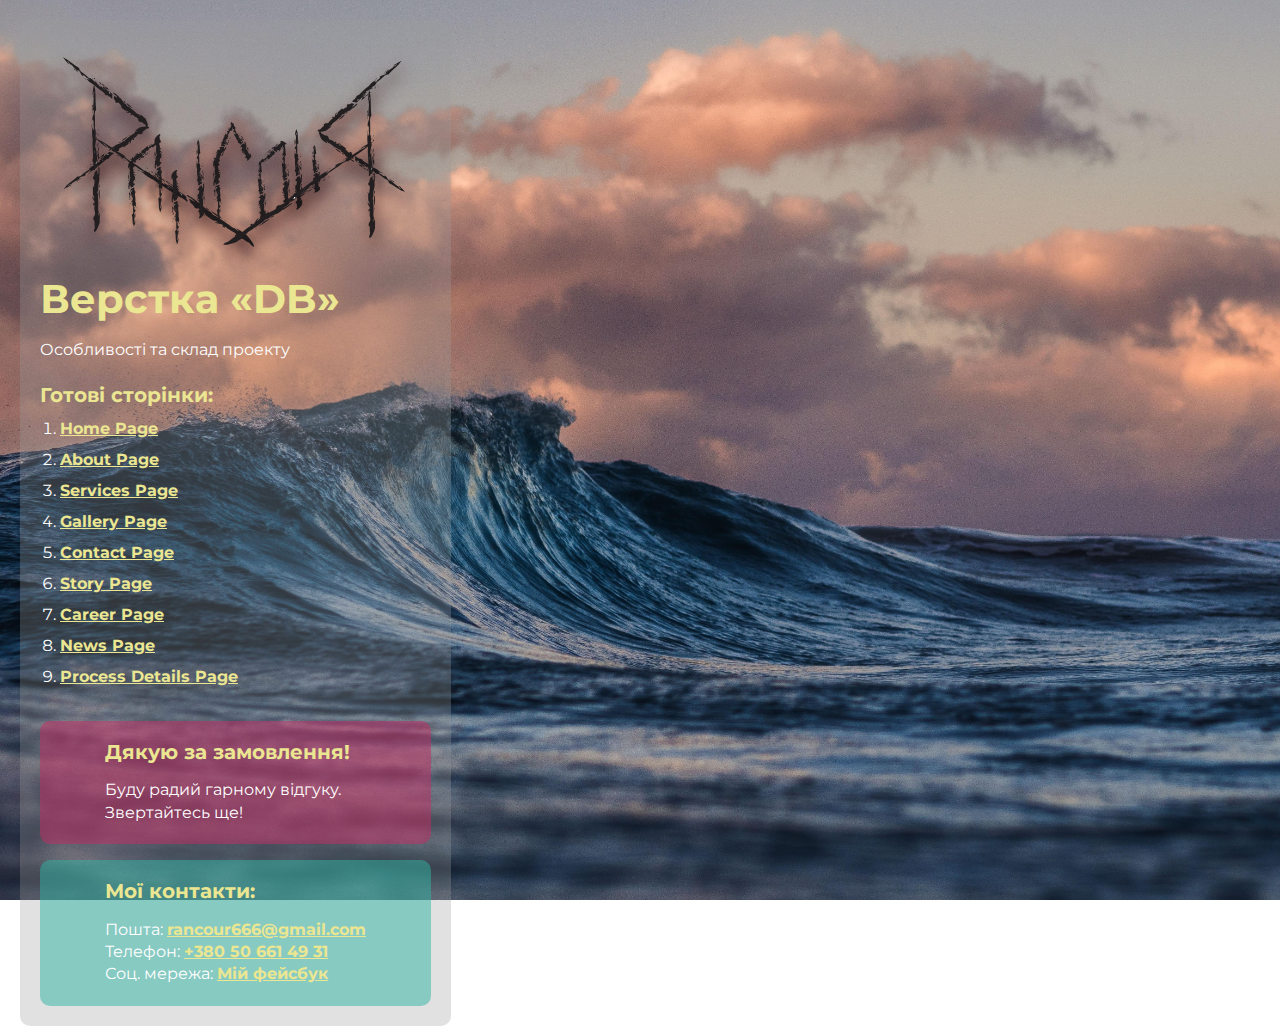
<file: index.html>
<!DOCTYPE html>
<html>

<head>
	<meta charset="UTF-8">
	<meta name="viewport" content="width=device-width, initial-scale=1.0">
	<title>Верстка «DB»</title>
</head>

<body>
	<div class="rootpage">
		<div class="rootpage__logo">
			<img src="img/rancour-logo.svg" alt="rancour-logo">
		</div>
		<h1>Верстка «DB»</h1>
		<div class="rootpage__info">
			Особливості та склад проекту
		</div>
		<h2>Готові сторінки:</h2>
		<ol class="rootpage__list">
			<li><a target="_blank" href="page-home.html">Home Page</a></li>
			<li><a target="_blank" href="page-about.html">About Page</a></li>
			<li><a target="_blank" href="page-services.html">Services Page</a></li>
			<li><a target="_blank" href="page-gallery.html">Gallery Page</a></li>
			<li><a target="_blank" href="page-contact.html">Contact Page</a></li>
			<li><a target="_blank" href="page-story.html">Story Page</a></li>
			<li><a target="_blank" href="page-careers.html">Career Page</a></li>
			<li><a target="_blank" href="page-news.html">News Page</a></li>
			<li><a target="_blank" href="page-process.html">Process Details Page</a></li>
		</ol>
		<!--
			<h2>Попапи:</h2>
			<ol class="rootpage__list">
				<li><a target="_blank" href="page-home.html#login">Login-Register</a></li>
				<li><a target="_blank" href="page-product-checkout.html#order">Order Confirmation</a></li>
			</ol>
			-->
		<div class="rootpage__tnx">
			<h2>Дякую за замовлення!</h2>
			<p>Буду радий гарному відгуку.</p>
			<p>Звертайтесь ще!</p>
		</div>
		<div class="rootpage__contacts">
			<h2>Мої контакти:</h2>
			<p>Пошта: <a href="mailto:rancour666@gmail.com">rancour666@gmail.com</a></p>
			<p>Телефон: <a href="tel:380506614931">+380 50 661 49 31</a></p>
			<p>Соц. мережа: <a href="https://www.facebook.com/profile.php?id=100001459434231">Мій фейсбук</a></p>
		</div>
	</div>
</body>
<style>
	@charset "UTF-8";
	@import url("https://fonts.googleapis.com/css?family=Montserrat:regular,700&display=swap");

	*,
	*::before,
	*::after {
		padding: 0px;
		margin: 0px;
		border: 0px;
		box-sizing: border-box;
	}

	html,
	body {
		height: 100%;
		margin: 0;
		padding: 0;
		min-width: 320px;
		width: 100%;
		color: #fff;
		background: url('img/sea.jpg') center / cover no-repeat fixed;
	}

	body {
		font-family: Montserrat;
		font-size: 100%;
		line-height: 1;
		font-size: 1rem;
	}

	a {
		text-decoration: underline;
		color: #ebe691;
		font-weight: 700;
	}

	a:visited {
		text-decoration: underline;
		color: #2e23a8;
	}

	a:hover {
		text-decoration: none;
	}

	ul li {
		list-style: none;
	}

	img {
		vertical-align: top;
	}

	.wrapper {
		width: 100%;
		min-height: 100%;
		overflow: hidden;
	}

	.rootpage {
		padding: 20px;
		margin: 20px 0px 0px 20px;
		display: inline-flex;
		flex-direction: column;
		align-items: flex-start;
		background-color: rgba(155, 155, 155, 0.3);
		border-radius: 10px;
	}

	@media (max-width: 425px) {
		.rootpage {
			display: flex;
			margin: 0 auto;
			border-radius: 0px;
		}

	}

	@media (max-width: 767px) {
		.rootpage {
			padding: 30px 15px;
		}
	}

	h1 {
		color: #ebe691;
		font-size: 2.5rem;
		margin: 0px 0px 1.25rem 0px;
	}

	@media (max-width: 767px) {
		h1 {
			font-size: 1.85rem;
			margin: 0px 0px 1.25rem 0px;
		}
	}

	h2 {
		color: #ebe691;
		font-size: 1.25rem;
		margin: 0px 0px 1rem 0px;
	}

	@media (max-width: 767px) {
		h2 {
			font-size: 1.125rem;
			margin: 0px 0px 1rem 0px;
		}
	}

	.rootpage__info {
		line-height: 140%;
		margin: 0px 0px 1.5rem 0px;
	}

	.rootpage__list {
		margin: 0px 0px 2.25rem 1.25rem;
	}

	.rootpage__logo {
		width: 100%;
		height: 100%;
	}

	.rootpage__list li:not(:last-child) {
		margin: 0px 0px 15px 0px;
	}

	.rootpage__contacts,
	.rootpage__tnx {
		border-radius: 10px;
		padding: 20px 65px;
		line-height: 140%;
		width: 100%;
	}

	@media (max-width: 767px) {

		.rootpage__contacts,
		.rootpage__tnx {
			border-radius: 10px;
			padding: 20px;
		}
	}

	.rootpage__contacts {
		background: #32b5a482;

	}

	.rootpage__contacts a {
		color: #ebe691;
	}

	.rootpage__tnx {
		background: #c22d6483;
		margin: 0px 0px 1rem 0px;
	}
</style>

</html>
</file>
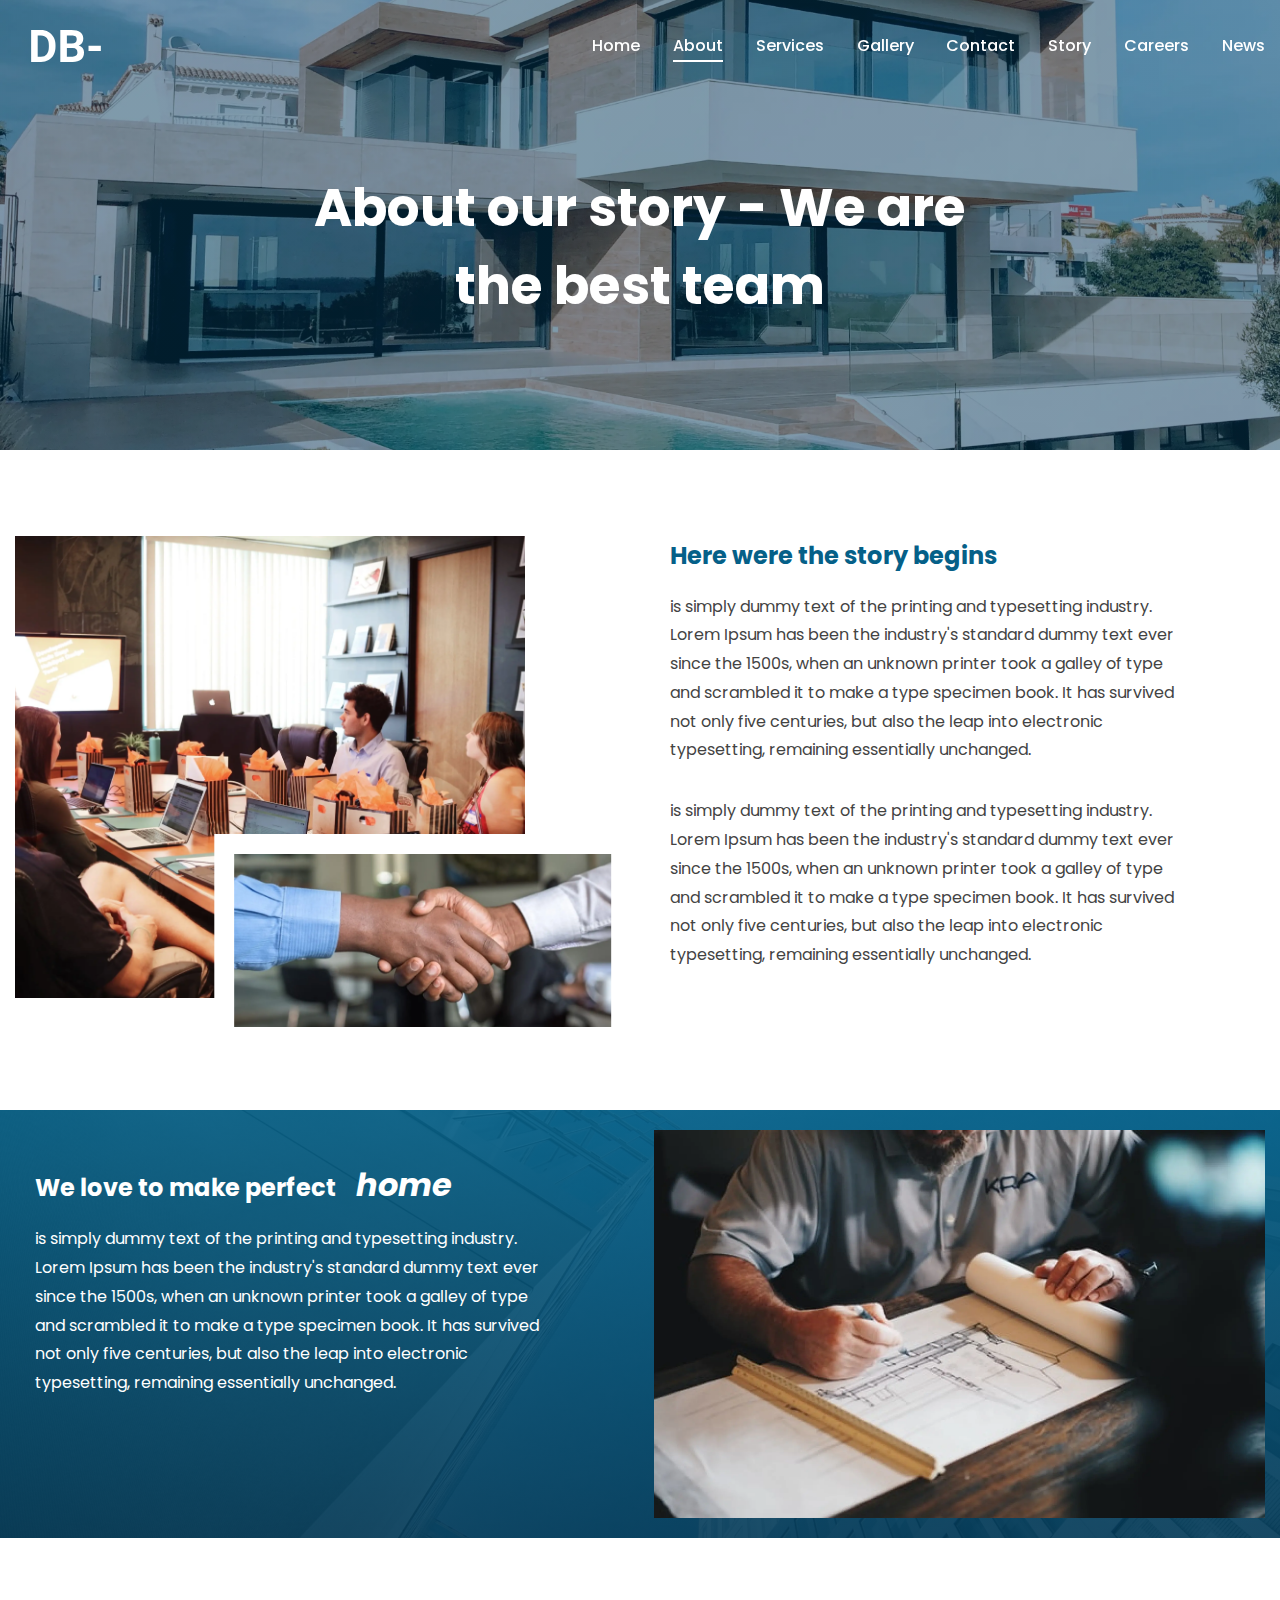
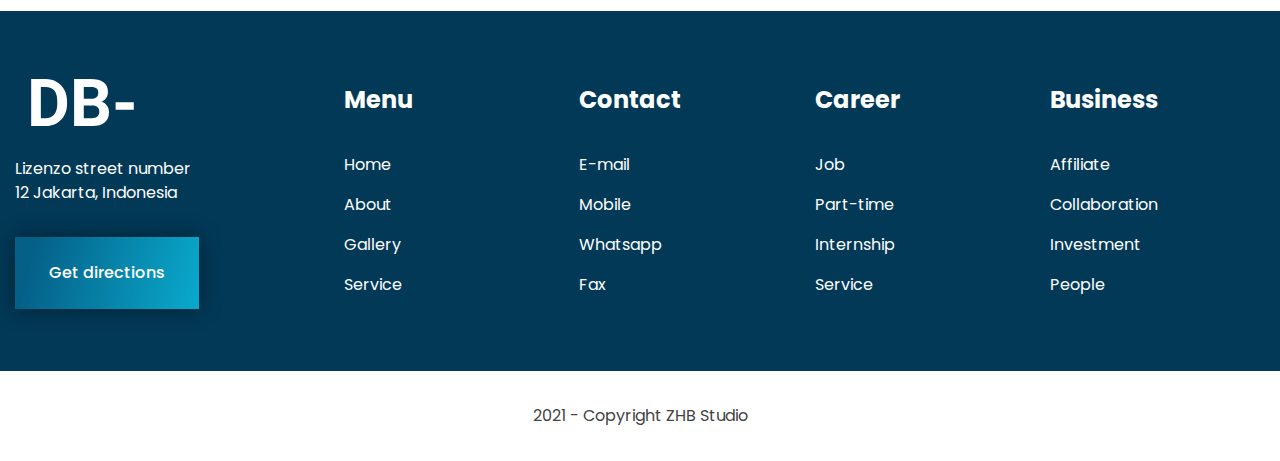
<file: page-about.html>
<!DOCTYPE html>
<html lang="ru">

<head>
	<title>About</title>
	<meta charset="UTF-8">
	<meta name="format-detection" content="telephone=no">
	<!-- <style>body{opacity: 0;}</style> -->
	<link rel="stylesheet" href="css/style.min.css?_v=20220629151959">
	<link rel="shortcut icon" href="favicon.ico">
	<!-- <meta name="robots" content="noindex, nofollow"> -->
	<meta name="viewport" content="width=device-width, initial-scale=1.0">
</head>

<body>
	<div class="wrapper">
		<header class="header">
			<div class="header__container">
				<a href="" class="header__logo"><img src="img/header/logo-white.svg" alt="logo"></a>
				<div class="header__menu menu">
					<nav class="menu__body">
						<ul class="menu__list">
							<li class="menu__item"><a href="page-home.html" class="menu__link">Home</a></li>
							<li class="menu__item"><a href="page-about.html" class="menu__link _active">About</a></li>
							<li class="menu__item"><a href="page-services.html" class="menu__link">Services</a></li>
							<li class="menu__item"><a href="page-gallery.html" class="menu__link">Gallery</a></li>
							<li class="menu__item"><a href="page-contact.html" class="menu__link">Contact</a></li>
							<li class="menu__item"><a href="page-story.html" class="menu__link">Story</a></li>
							<li class="menu__item"><a href="page-careers.html" class="menu__link">Careers</a></li>
							<li class="menu__item"><a href="page-news.html" class="menu__link">News</a></li>
						</ul>
					</nav>
					<button type="button" class="menu__icon icon-menu"><span></span></button>
				</div>
			</div>
		</header>
		<main class="page-about">
			<section class="page-about__main main-subpage">
				<div class="main-subpage__container">
					<div class="main-subpage__body">
						<h1 class="main-subpage__title">About our story - We are the best team</h1>
					</div>
				</div>
				<div class="main-subpage__image-ibg">
					<picture><source srcset="img/main/main-image.webp" type="image/webp"><img src="img/main/main-image.jpg" alt="main image"></picture>
				</div>
			</section>
			<section class="page-about__story story-about">
				<div class="story-about__container">
					<div class="story-about__body">
						<div class="story-about__images">
							<div class="story-about__image-ibg">
								<picture><source srcset="img/page-about/01.webp" type="image/webp"><img src="img/page-about/01.jpg" alt="story image"></picture>
								<div class="story-about__image-small-ibg">
									<picture><source srcset="img/page-about/02.webp" type="image/webp"><img src="img/page-about/02.jpg" alt="story image"></picture>
								</div>
							</div>

						</div>
						<div class="story-about__content">
							<div class="story-about__title-text common-title-text">
								<h2 class="common-title-text__title">Here were the story begins</h2>
								<div class="common-title-text__text">
									<p>is simply dummy text of the printing and typesetting industry. Lorem Ipsum has been the industry's standard dummy text ever since the 1500s, when an unknown printer took a galley of type and scrambled it to make a type specimen book. It has survived not only five centuries, but also the leap into electronic typesetting, remaining essentially unchanged.</p>
									<p>is simply dummy text of the printing and typesetting industry. Lorem Ipsum has been the industry's standard dummy text ever since the 1500s, when an unknown printer took a galley of type and scrambled it to make a type specimen book. It has survived not only five centuries, but also the leap into electronic typesetting, remaining essentially unchanged.</p>
								</div>

							</div>
						</div>
					</div>
				</div>

			</section>
			<section class="page-about__we-love we-love-about">
				<div class="we-love-about__container">
					<div class="we-love-about__body">
						<div class="we-love-about__content">
							<div class="we-love-about__title-text common-title-text">
								<h2 class="common-title-text__title">We love to make perfect <span>home</span></h2>
								<div class="common-title-text__text">
									<p>is simply dummy text of the printing and typesetting industry. Lorem Ipsum has been the industry's standard dummy text ever since the 1500s, when an unknown printer took a galley of type and scrambled it to make a type specimen book. It has survived not only five centuries, but also the leap into electronic typesetting, remaining essentially unchanged.</p>
								</div>
							</div>
						</div>
						<div class="we-love-about__image-ibg">
							<picture><source srcset="img/page-about/03.webp" type="image/webp"><img src="img/page-about/03.jpg" alt="we love image"></picture>
						</div>
					</div>
				</div>
			</section>

		</main>
		<footer class="footer">
			<div class="footer__top">
				<div class="footer__container">
					<div class="footer__body">
						<article class="footer__column">
							<a href="" class="footer__logo"><img src="img/header/logo-white.svg" alt="Logo"></a>
							<p class="footer__text">Lizenzo street number 12 Jakarta, Indonesia</p>
							<button type="button" class="footer__link-button common-button">Get directions</button>
						</article>
						<nav data-spollers="479.98,max" data-one-spoller class="footer__menu menu-footer">
							<article class="menu-footer__column">
								<button type="button" data-spoller class="menu-footer__title">Menu</button>
								<ul class="menu-footer__list">
									<li class="menu-footer__item">
										<a href="" class="menu-footer__link">Home</a>
									</li>
									<li class="menu-footer__item">
										<a href="" class="menu-footer__link">About</a>
									</li>
									<li class="menu-footer__item">
										<a href="" class="menu-footer__link">Gallery</a>
									</li>
									<li class="menu-footer__item">
										<a href="" class="menu-footer__link">Service</a>
									</li>
								</ul>
							</article>
							<article class="menu-footer__column">
								<button type="button" data-spoller class="menu-footer__title">Contact</button>
								<ul class="menu-footer__list">
									<li class="menu-footer__item">
										<a href="" class="menu-footer__link">E-mail</a>
									</li>
									<li class="menu-footer__item">
										<a href="" class="menu-footer__link">Mobile</a>
									</li>
									<li class="menu-footer__item">
										<a href="" class="menu-footer__link">Whatsapp</a>
									</li>
									<li class="menu-footer__item">
										<a href="" class="menu-footer__link">Fax</a>
									</li>
								</ul>
							</article>
							<article class="menu-footer__column">
								<button type="button" data-spoller class="menu-footer__title">Career</button>
								<ul class="menu-footer__list">
									<li class="menu-footer__item">
										<a href="" class="menu-footer__link">Job</a>
									</li>
									<li class="menu-footer__item">
										<a href="" class="menu-footer__link">Part-time</a>
									</li>
									<li class="menu-footer__item">
										<a href="" class="menu-footer__link">Internship</a>
									</li>
									<li class="menu-footer__item">
										<a href="" class="menu-footer__link">Service</a>
									</li>
								</ul>
							</article>
							<article class="menu-footer__column">
								<button type="button" data-spoller class="menu-footer__title">Business</button>
								<ul class="menu-footer__list">
									<li class="menu-footer__item">
										<a href="" class="menu-footer__link">Affiliate</a>
									</li>
									<li class="menu-footer__item">
										<a href="" class="menu-footer__link">Collaboration</a>
									</li>
									<li class="menu-footer__item">
										<a href="" class="menu-footer__link">Investment</a>
									</li>
									<li class="menu-footer__item">
										<a href="" class="menu-footer__link">People</a>
									</li>
								</ul>
							</article>
						</nav>
					</div>
				</div>
			</div>
			<div class="footer__copyright">
				<p>2021 - Copyright ZHB Studio</p>
			</div>
		</footer>
	</div>
	<!-- <div id="popup" aria-hidden="true" class="popup">
	<div class="popup__wrapper">
		<div class="popup__content">
			<button data-close type="button" class="popup__close">Закрыть</button>
			<div class="popup__text">
				Text
			</div>
		</div>
	</div>
</div> -->
	<script src="js/app.min.js?_v=20220629151959"></script>
</body>

</html>
</file>
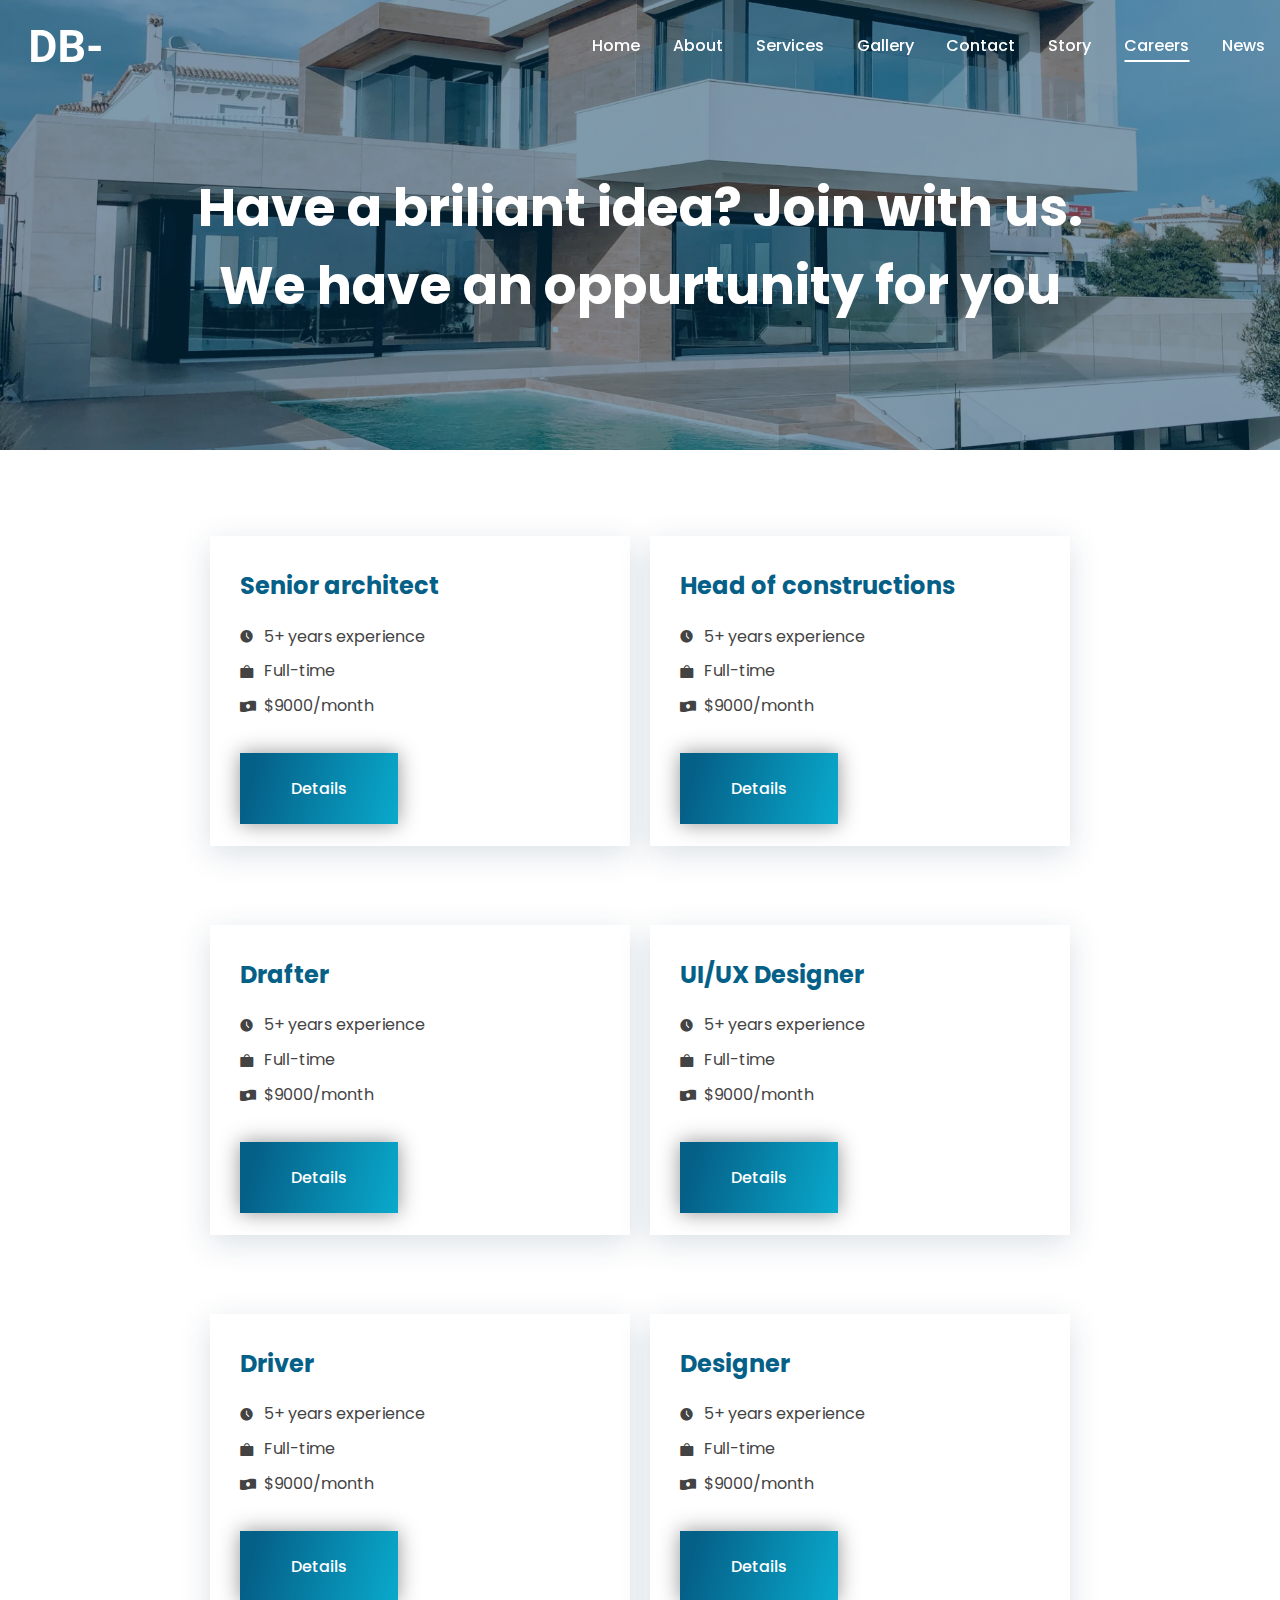
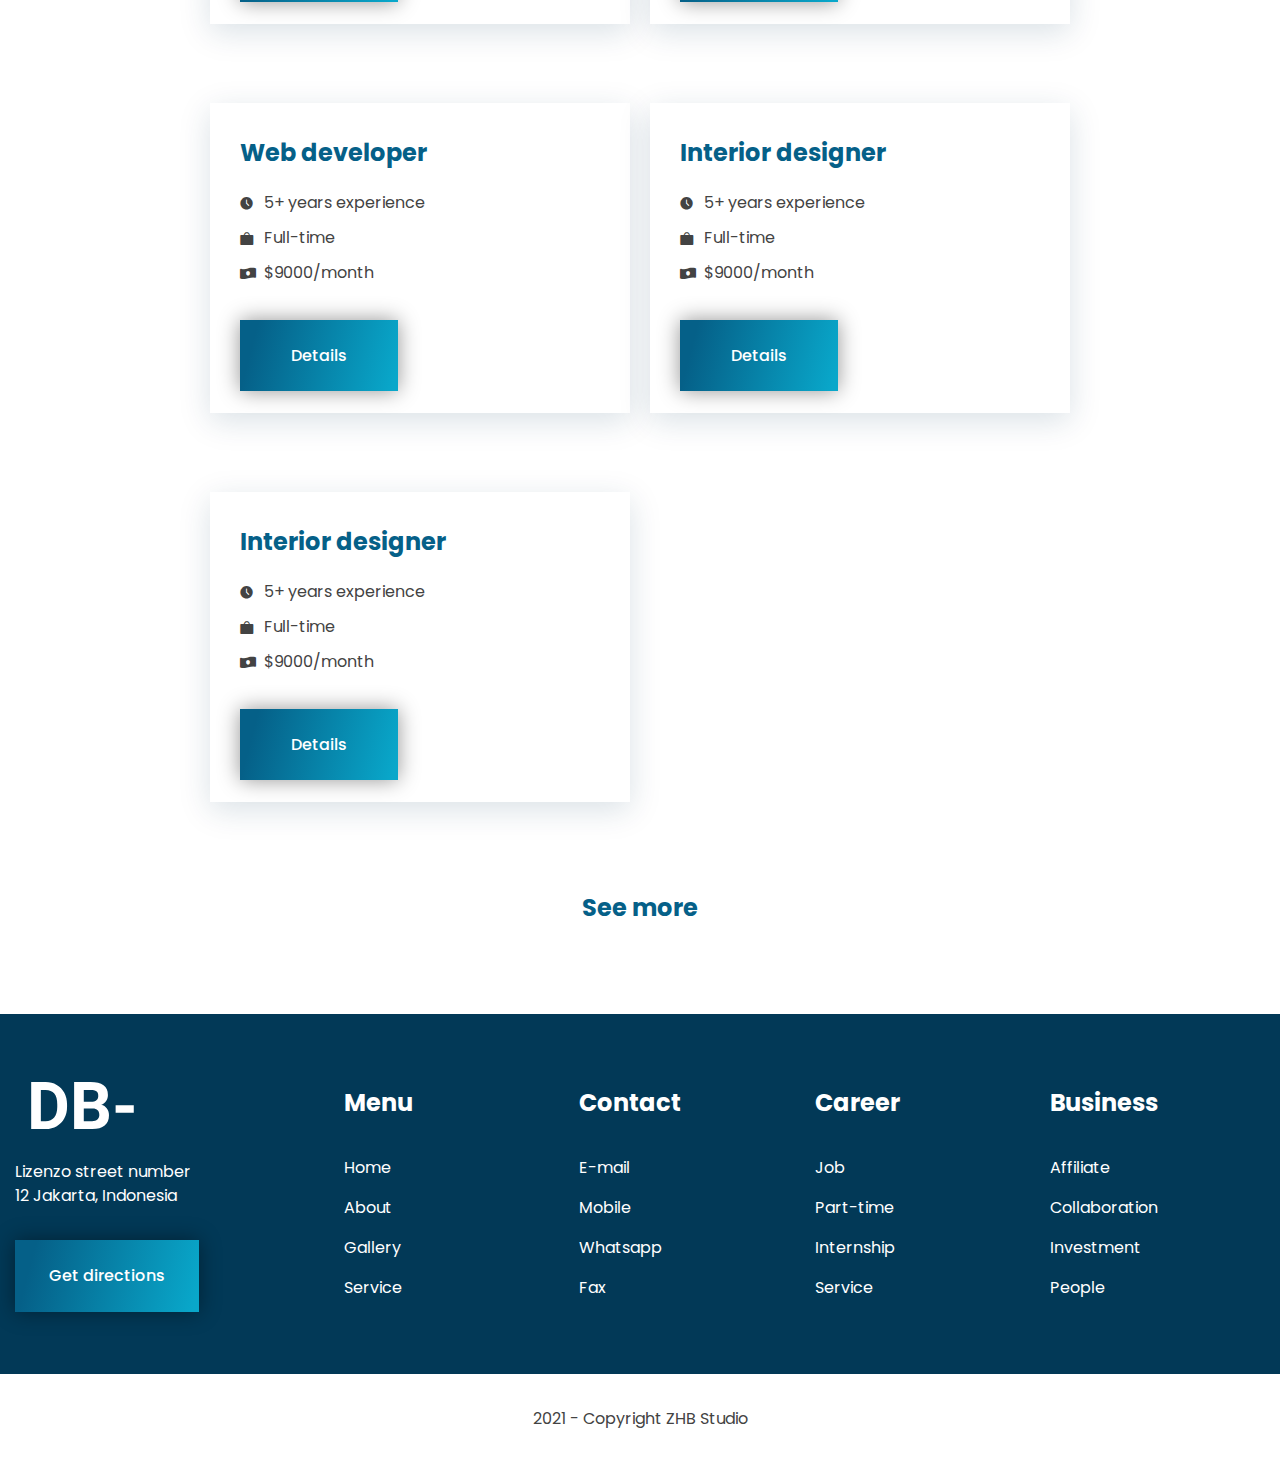
<file: page-careers.html>
<!DOCTYPE html>
<html lang="ru">

<head>
	<title>Careers</title>
	<meta charset="UTF-8">
	<meta name="format-detection" content="telephone=no">
	<!-- <style>body{opacity: 0;}</style> -->
	<link rel="stylesheet" href="css/style.min.css?_v=20220629151959">
	<link rel="shortcut icon" href="favicon.ico">
	<!-- <meta name="robots" content="noindex, nofollow"> -->
	<meta name="viewport" content="width=device-width, initial-scale=1.0">
</head>

<body>
	<div class="wrapper">
		<header class="header">
			<div class="header__container">
				<a href="" class="header__logo"><img src="img/header/logo-white.svg" alt="logo"></a>
				<div class="header__menu menu">
					<nav class="menu__body">
						<ul class="menu__list">
							<li class="menu__item"><a href="page-home.html" class="menu__link">Home</a></li>
							<li class="menu__item"><a href="page-about.html" class="menu__link">About</a></li>
							<li class="menu__item"><a href="page-services.html" class="menu__link">Services</a></li>
							<li class="menu__item"><a href="page-gallery.html" class="menu__link">Gallery</a></li>
							<li class="menu__item"><a href="page-contact.html" class="menu__link">Contact</a></li>
							<li class="menu__item"><a href="page-story.html" class="menu__link">Story</a></li>
							<li class="menu__item"><a href="page-careers.html" class="menu__link _active">Careers</a></li>
							<li class="menu__item"><a href="page-news.html" class="menu__link">News</a></li>
						</ul>
					</nav>
					<button type="button" class="menu__icon icon-menu"><span></span></button>
				</div>
			</div>
		</header>
		<main class="page-careers">
			<section class="page-careers__main main-subpage">
				<div class="main-subpage__container">
					<div class="main-subpage__body">
						<h1 class="main-subpage__title main-subpage__title_careers">Have a briliant idea? Join with us. We have an oppurtunity for you</h1>
					</div>
				</div>
				<div class="main-subpage__image-ibg">
					<picture><source srcset="img/main/main-image.webp" type="image/webp"><img src="img/main/main-image.jpg" alt="main image"></picture>
				</div>
			</section>
			<section class="page-careers__careers careers">
				<div class="careers__container">
					<div class="careers__cards">
						<div class="careers__card">
							<div class="common-card">
								<div class="common-card__content">
									<div class="common-card__title-text common-title-text">
										<h2 class="common-title-text__title">Senior architect</h2>
										<div class="common-title-text__text">
											<p class="common-title-text__conditions _icon-clock">5+ years experience</p>
											<p class="common-title-text__conditions _icon-suitcase">Full-time</p>
											<p class="common-title-text__conditions _icon-banknote">$9000/month</p>
										</div>
									</div>
									<a href="" class="common-card__button-link common-button">Details</a>
								</div>

							</div>
						</div>
						<div class="careers__card">
							<div class="common-card">
								<div class="common-card__content">
									<div class="common-card__title-text common-title-text">
										<h2 class="common-title-text__title">Head of constructions</h2>
										<div class="common-title-text__text">
											<p class="common-title-text__conditions _icon-clock">5+ years experience</p>
											<p class="common-title-text__conditions _icon-suitcase">Full-time</p>
											<p class="common-title-text__conditions _icon-banknote">$9000/month</p>
										</div>
									</div>
									<a href="" class="common-card__button-link common-button">Details</a>
								</div>

							</div>
						</div>
						<div class="careers__card">
							<div class="common-card">
								<div class="common-card__content">
									<div class="common-card__title-text common-title-text">
										<h2 class="common-title-text__title">Drafter</h2>
										<div class="common-title-text__text">
											<p class="common-title-text__conditions _icon-clock">5+ years experience</p>
											<p class="common-title-text__conditions _icon-suitcase">Full-time</p>
											<p class="common-title-text__conditions _icon-banknote">$9000/month</p>
										</div>
									</div>
									<a href="" class="common-card__button-link common-button">Details</a>
								</div>

							</div>
						</div>
						<div class="careers__card">
							<div class="common-card">
								<div class="common-card__content">
									<div class="common-card__title-text common-title-text">
										<h2 class="common-title-text__title">UI/UX Designer</h2>
										<div class="common-title-text__text">
											<p class="common-title-text__conditions _icon-clock">5+ years experience</p>
											<p class="common-title-text__conditions _icon-suitcase">Full-time</p>
											<p class="common-title-text__conditions _icon-banknote">$9000/month</p>
										</div>
									</div>
									<a href="" class="common-card__button-link common-button">Details</a>
								</div>

							</div>
						</div>
						<div class="careers__card">
							<div class="common-card">
								<div class="common-card__content">
									<div class="common-card__title-text common-title-text">
										<h2 class="common-title-text__title">Driver</h2>
										<div class="common-title-text__text">
											<p class="common-title-text__conditions _icon-clock">5+ years experience</p>
											<p class="common-title-text__conditions _icon-suitcase">Full-time</p>
											<p class="common-title-text__conditions _icon-banknote">$9000/month</p>
										</div>
									</div>
									<a href="" class="common-card__button-link common-button">Details</a>
								</div>

							</div>
						</div>
						<div class="careers__card">
							<div class="common-card">
								<div class="common-card__content">
									<div class="common-card__title-text common-title-text">
										<h2 class="common-title-text__title">Designer</h2>
										<div class="common-title-text__text">
											<p class="common-title-text__conditions _icon-clock">5+ years experience</p>
											<p class="common-title-text__conditions _icon-suitcase">Full-time</p>
											<p class="common-title-text__conditions _icon-banknote">$9000/month</p>
										</div>
									</div>
									<a href="" class="common-card__button-link common-button">Details</a>
								</div>

							</div>
						</div>
						<div class="careers__card">
							<div class="common-card">
								<div class="common-card__content">
									<div class="common-card__title-text common-title-text">
										<h2 class="common-title-text__title">Web developer</h2>
										<div class="common-title-text__text">
											<p class="common-title-text__conditions _icon-clock">5+ years experience</p>
											<p class="common-title-text__conditions _icon-suitcase">Full-time</p>
											<p class="common-title-text__conditions _icon-banknote">$9000/month</p>
										</div>
									</div>
									<a href="" class="common-card__button-link common-button">Details</a>
								</div>

							</div>
						</div>
						<div class="careers__card">
							<div class="common-card">
								<div class="common-card__content">
									<div class="common-card__title-text common-title-text">
										<h2 class="common-title-text__title">Interior designer</h2>
										<div class="common-title-text__text">
											<p class="common-title-text__conditions _icon-clock">5+ years experience</p>
											<p class="common-title-text__conditions _icon-suitcase">Full-time</p>
											<p class="common-title-text__conditions _icon-banknote">$9000/month</p>
										</div>
									</div>
									<a href="" class="common-card__button-link common-button">Details</a>
								</div>

							</div>
						</div>
						<div class="careers__card">
							<div class="common-card">
								<div class="common-card__content">
									<div class="common-card__title-text common-title-text">
										<h2 class="common-title-text__title">Interior designer</h2>
										<div class="common-title-text__text">
											<p class="common-title-text__conditions _icon-clock">5+ years experience</p>
											<p class="common-title-text__conditions _icon-suitcase">Full-time</p>
											<p class="common-title-text__conditions _icon-banknote">$9000/month</p>
										</div>
									</div>
									<a href="" class="common-card__button-link common-button">Details</a>
								</div>

							</div>
						</div>
					</div>
					<a href="" class="careers__button-link">See more</a>
				</div>
			</section>
		</main>
		<footer class="footer">
			<div class="footer__top">
				<div class="footer__container">
					<div class="footer__body">
						<article class="footer__column">
							<a href="" class="footer__logo"><img src="img/header/logo-white.svg" alt="Logo"></a>
							<p class="footer__text">Lizenzo street number 12 Jakarta, Indonesia</p>
							<button type="button" class="footer__link-button common-button">Get directions</button>
						</article>
						<nav data-spollers="479.98,max" data-one-spoller class="footer__menu menu-footer">
							<article class="menu-footer__column">
								<button type="button" data-spoller class="menu-footer__title">Menu</button>
								<ul class="menu-footer__list">
									<li class="menu-footer__item">
										<a href="" class="menu-footer__link">Home</a>
									</li>
									<li class="menu-footer__item">
										<a href="" class="menu-footer__link">About</a>
									</li>
									<li class="menu-footer__item">
										<a href="" class="menu-footer__link">Gallery</a>
									</li>
									<li class="menu-footer__item">
										<a href="" class="menu-footer__link">Service</a>
									</li>
								</ul>
							</article>
							<article class="menu-footer__column">
								<button type="button" data-spoller class="menu-footer__title">Contact</button>
								<ul class="menu-footer__list">
									<li class="menu-footer__item">
										<a href="" class="menu-footer__link">E-mail</a>
									</li>
									<li class="menu-footer__item">
										<a href="" class="menu-footer__link">Mobile</a>
									</li>
									<li class="menu-footer__item">
										<a href="" class="menu-footer__link">Whatsapp</a>
									</li>
									<li class="menu-footer__item">
										<a href="" class="menu-footer__link">Fax</a>
									</li>
								</ul>
							</article>
							<article class="menu-footer__column">
								<button type="button" data-spoller class="menu-footer__title">Career</button>
								<ul class="menu-footer__list">
									<li class="menu-footer__item">
										<a href="" class="menu-footer__link">Job</a>
									</li>
									<li class="menu-footer__item">
										<a href="" class="menu-footer__link">Part-time</a>
									</li>
									<li class="menu-footer__item">
										<a href="" class="menu-footer__link">Internship</a>
									</li>
									<li class="menu-footer__item">
										<a href="" class="menu-footer__link">Service</a>
									</li>
								</ul>
							</article>
							<article class="menu-footer__column">
								<button type="button" data-spoller class="menu-footer__title">Business</button>
								<ul class="menu-footer__list">
									<li class="menu-footer__item">
										<a href="" class="menu-footer__link">Affiliate</a>
									</li>
									<li class="menu-footer__item">
										<a href="" class="menu-footer__link">Collaboration</a>
									</li>
									<li class="menu-footer__item">
										<a href="" class="menu-footer__link">Investment</a>
									</li>
									<li class="menu-footer__item">
										<a href="" class="menu-footer__link">People</a>
									</li>
								</ul>
							</article>
						</nav>
					</div>
				</div>
			</div>
			<div class="footer__copyright">
				<p>2021 - Copyright ZHB Studio</p>
			</div>
		</footer>
	</div>
	<!-- <div id="popup" aria-hidden="true" class="popup">
	<div class="popup__wrapper">
		<div class="popup__content">
			<button data-close type="button" class="popup__close">Закрыть</button>
			<div class="popup__text">
				Text
			</div>
		</div>
	</div>
</div> -->
	<script src="js/app.min.js?_v=20220629151959"></script>
</body>

</html>
</file>
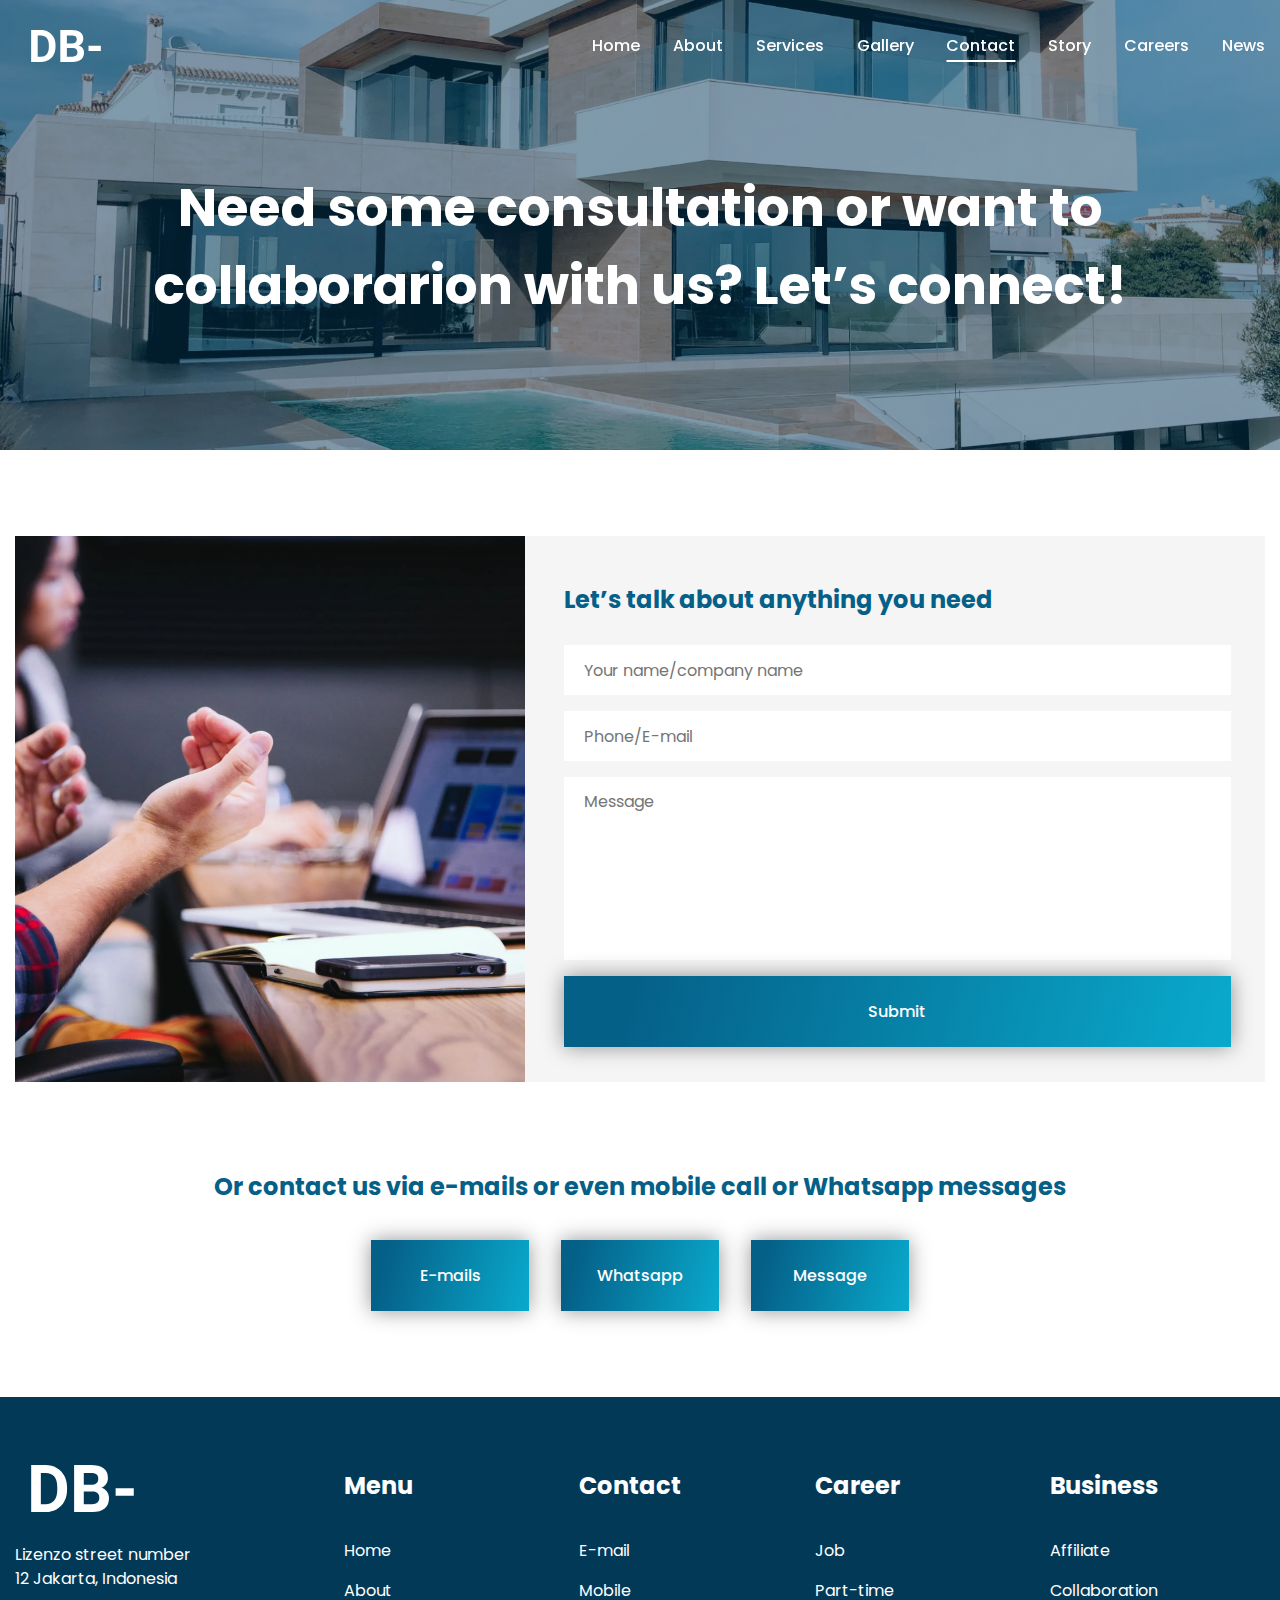
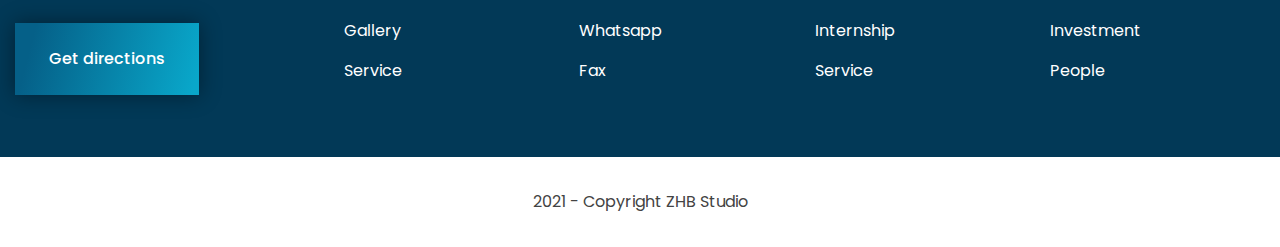
<file: page-contact.html>
<!DOCTYPE html>
<html lang="ru">

<head>
	<title>Contact</title>
	<meta charset="UTF-8">
	<meta name="format-detection" content="telephone=no">
	<!-- <style>body{opacity: 0;}</style> -->
	<link rel="stylesheet" href="css/style.min.css?_v=20220629151959">
	<link rel="shortcut icon" href="favicon.ico">
	<!-- <meta name="robots" content="noindex, nofollow"> -->
	<meta name="viewport" content="width=device-width, initial-scale=1.0">
</head>

<body>
	<div class="wrapper">
		<header class="header">
			<div class="header__container">
				<a href="" class="header__logo"><img src="img/header/logo-white.svg" alt="logo"></a>
				<div class="header__menu menu">
					<nav class="menu__body">
						<ul class="menu__list">
							<li class="menu__item"><a href="page-home.html" class="menu__link">Home</a></li>
							<li class="menu__item"><a href="page-about.html" class="menu__link">About</a></li>
							<li class="menu__item"><a href="page-services.html" class="menu__link">Services</a></li>
							<li class="menu__item"><a href="page-gallery.html" class="menu__link">Gallery</a></li>
							<li class="menu__item"><a href="page-contact.html" class="menu__link _active">Contact</a></li>
							<li class="menu__item"><a href="page-story.html" class="menu__link">Story</a></li>
							<li class="menu__item"><a href="page-careers.html" class="menu__link">Careers</a></li>
							<li class="menu__item"><a href="page-news.html" class="menu__link">News</a></li>
						</ul>
					</nav>
					<button type="button" class="menu__icon icon-menu"><span></span></button>
				</div>
			</div>
		</header>
		<main class="page-contact">
			<section class="page-contact__main main-subpage">
				<div class="main-subpage__container">
					<div class="main-subpage__body">
						<h1 class="main-subpage__title main-subpage__title_contact">Need some consultation or want to collaborarion with us? Let’s connect!</h1>
					</div>
				</div>
				<div class="main-subpage__image-ibg">
					<picture><source srcset="img/main/main-image.webp" type="image/webp"><img src="img/main/main-image.jpg" alt="main image"></picture>
				</div>
			</section>
			<section class="page-contact__lets-talk lets-talk">
				<div class="lets-talk__container">
					<div class="lets-talk__image-ibg">
						<picture><source srcset="img/page-contact/01.webp" type="image/webp"><img src="img/page-contact/01.jpg" alt="contact image"></picture>
					</div>
					<div class="lets-talk__content">
						<h2 class="lets-talk__title">Let’s talk about anything you need</h2>
						<form action="#" class="lets-talk__form">
							<input autocomplete="off" type="text" name="form[]" placeholder="Your name/company name" class="lets-talk__company-name-input">
							<input autocomplete="off" type="text" name="form[]" placeholder="Phone/E-mail" class="lets-talk__phone-mail-input">
							<textarea name="form[]" placeholder="Message" class="lets-talk__textarea-message"></textarea>
							<button type="submit" class="lets-talk__button common-button">Submit</button>
						</form>
					</div>
				</div>
			</section>
			<section class="page-contact__contact-us contact-us">
				<div class="contact-us__container">
					<div class="contact-us__body">
						<h2 class="contact-us__title">Or contact us via e-mails or even mobile call or Whatsapp messages</h2>
						<div class="contact-us__button-links">
							<a href="" class="contact-us__button-link common-button">E-mails</a>
							<a href="" class="contact-us__button-link common-button">Whatsapp</a>
							<a href="" class="contact-us__button-link common-button">Message</a>
						</div>
					</div>



				</div>
			</section>

		</main>
		<footer class="footer">
			<div class="footer__top">
				<div class="footer__container">
					<div class="footer__body">
						<article class="footer__column">
							<a href="" class="footer__logo"><img src="img/header/logo-white.svg" alt="Logo"></a>
							<p class="footer__text">Lizenzo street number 12 Jakarta, Indonesia</p>
							<button type="button" class="footer__link-button common-button">Get directions</button>
						</article>
						<nav data-spollers="479.98,max" data-one-spoller class="footer__menu menu-footer">
							<article class="menu-footer__column">
								<button type="button" data-spoller class="menu-footer__title">Menu</button>
								<ul class="menu-footer__list">
									<li class="menu-footer__item">
										<a href="" class="menu-footer__link">Home</a>
									</li>
									<li class="menu-footer__item">
										<a href="" class="menu-footer__link">About</a>
									</li>
									<li class="menu-footer__item">
										<a href="" class="menu-footer__link">Gallery</a>
									</li>
									<li class="menu-footer__item">
										<a href="" class="menu-footer__link">Service</a>
									</li>
								</ul>
							</article>
							<article class="menu-footer__column">
								<button type="button" data-spoller class="menu-footer__title">Contact</button>
								<ul class="menu-footer__list">
									<li class="menu-footer__item">
										<a href="" class="menu-footer__link">E-mail</a>
									</li>
									<li class="menu-footer__item">
										<a href="" class="menu-footer__link">Mobile</a>
									</li>
									<li class="menu-footer__item">
										<a href="" class="menu-footer__link">Whatsapp</a>
									</li>
									<li class="menu-footer__item">
										<a href="" class="menu-footer__link">Fax</a>
									</li>
								</ul>
							</article>
							<article class="menu-footer__column">
								<button type="button" data-spoller class="menu-footer__title">Career</button>
								<ul class="menu-footer__list">
									<li class="menu-footer__item">
										<a href="" class="menu-footer__link">Job</a>
									</li>
									<li class="menu-footer__item">
										<a href="" class="menu-footer__link">Part-time</a>
									</li>
									<li class="menu-footer__item">
										<a href="" class="menu-footer__link">Internship</a>
									</li>
									<li class="menu-footer__item">
										<a href="" class="menu-footer__link">Service</a>
									</li>
								</ul>
							</article>
							<article class="menu-footer__column">
								<button type="button" data-spoller class="menu-footer__title">Business</button>
								<ul class="menu-footer__list">
									<li class="menu-footer__item">
										<a href="" class="menu-footer__link">Affiliate</a>
									</li>
									<li class="menu-footer__item">
										<a href="" class="menu-footer__link">Collaboration</a>
									</li>
									<li class="menu-footer__item">
										<a href="" class="menu-footer__link">Investment</a>
									</li>
									<li class="menu-footer__item">
										<a href="" class="menu-footer__link">People</a>
									</li>
								</ul>
							</article>
						</nav>
					</div>
				</div>
			</div>
			<div class="footer__copyright">
				<p>2021 - Copyright ZHB Studio</p>
			</div>
		</footer>
	</div>
	<!-- <div id="popup" aria-hidden="true" class="popup">
	<div class="popup__wrapper">
		<div class="popup__content">
			<button data-close type="button" class="popup__close">Закрыть</button>
			<div class="popup__text">
				Text
			</div>
		</div>
	</div>
</div> -->
	<script src="js/app.min.js?_v=20220629151959"></script>
</body>

</html>
</file>
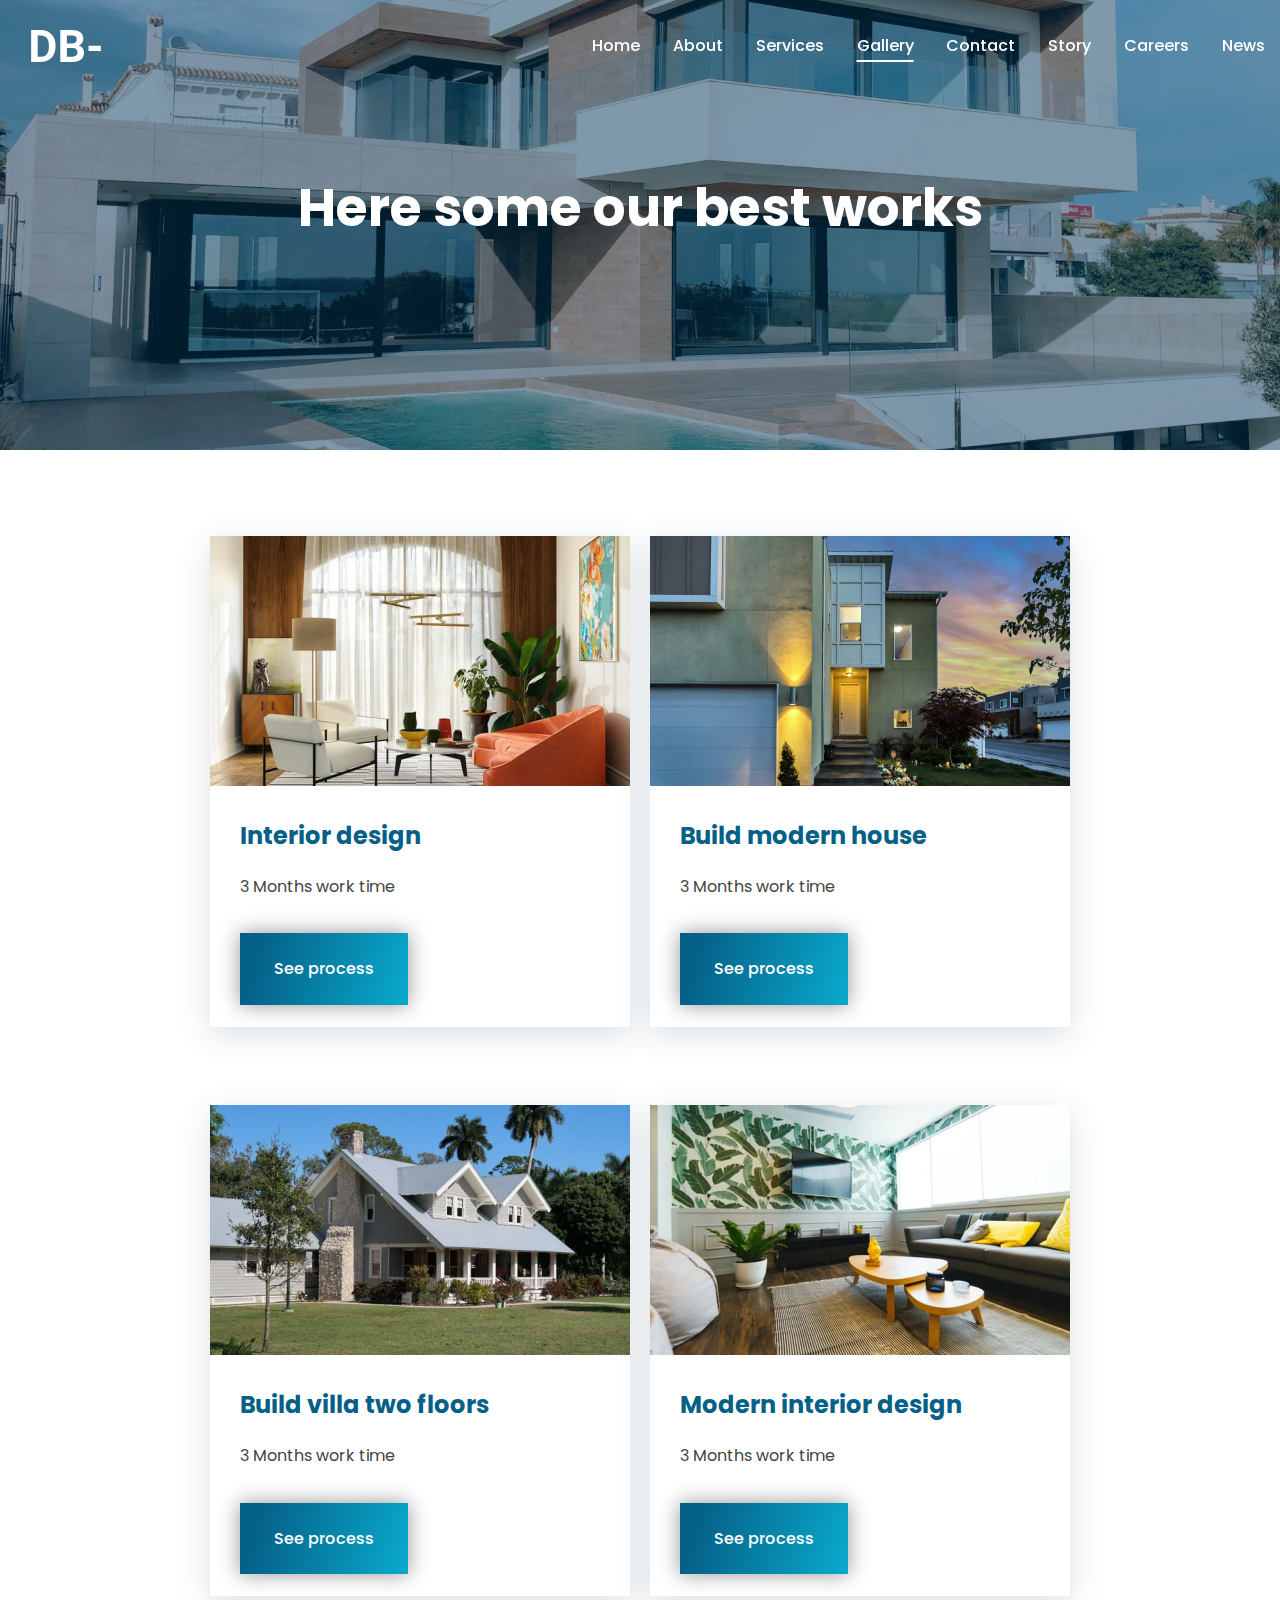
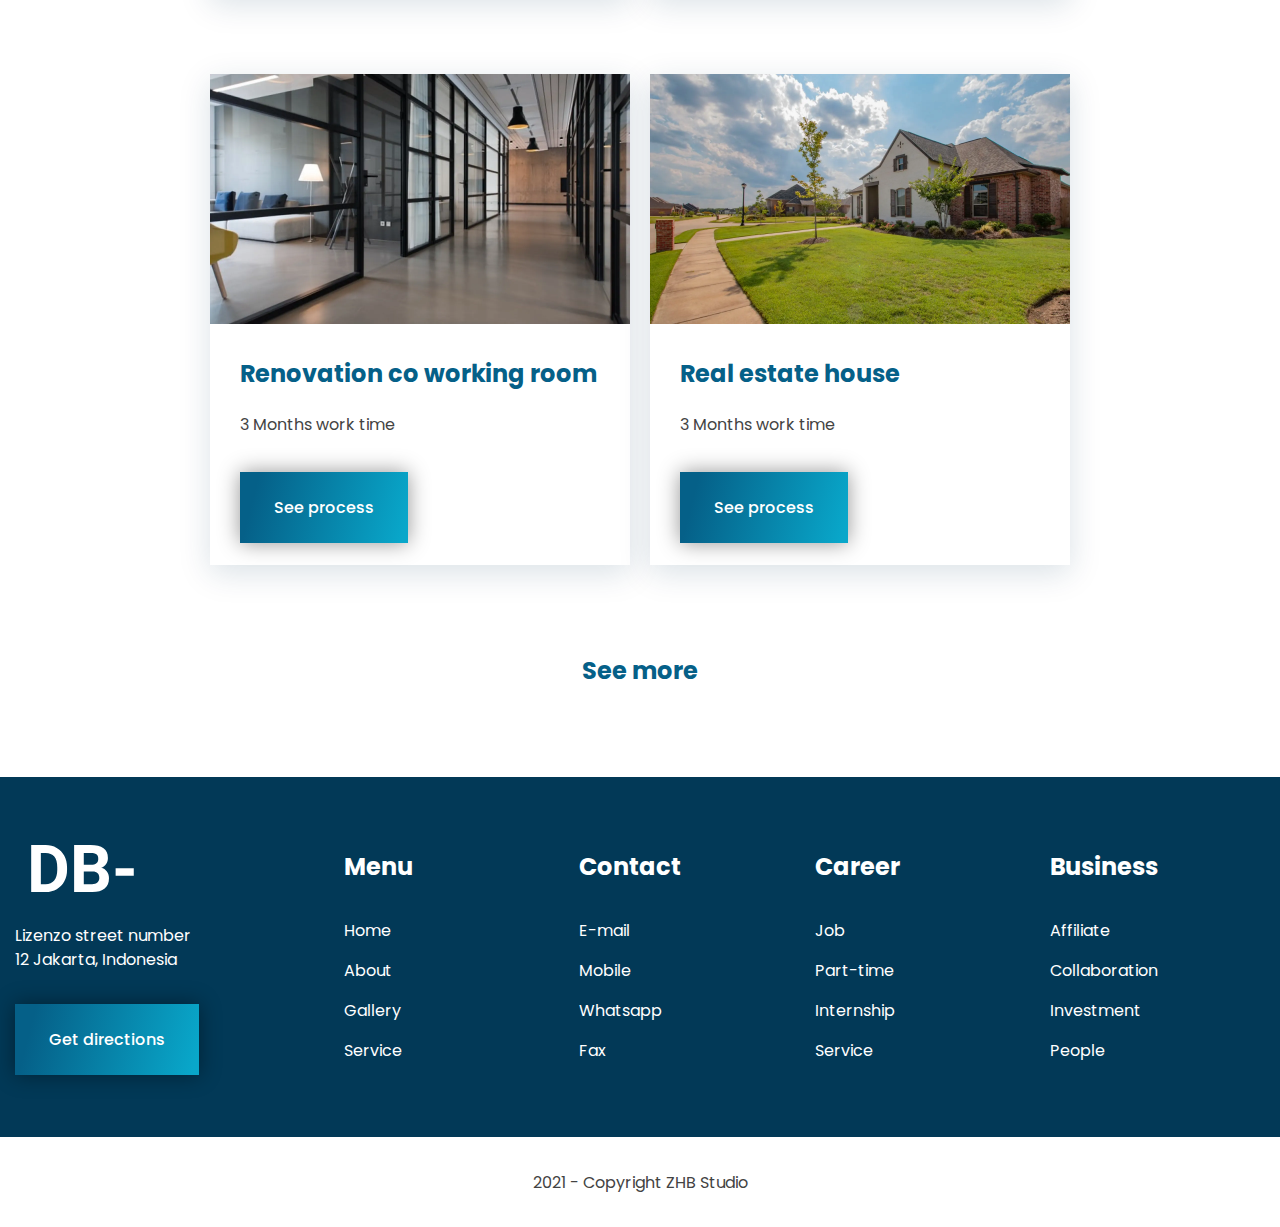
<file: page-gallery.html>
<!DOCTYPE html>
<html lang="ru">

<head>
	<title>Gallery</title>
	<meta charset="UTF-8">
	<meta name="format-detection" content="telephone=no">
	<!-- <style>body{opacity: 0;}</style> -->
	<link rel="stylesheet" href="css/style.min.css?_v=20220629151959">
	<link rel="shortcut icon" href="favicon.ico">
	<!-- <meta name="robots" content="noindex, nofollow"> -->
	<meta name="viewport" content="width=device-width, initial-scale=1.0">
</head>

<body>
	<div class="wrapper">
		<header class="header">
			<div class="header__container">
				<a href="" class="header__logo"><img src="img/header/logo-white.svg" alt="logo"></a>
				<div class="header__menu menu">
					<nav class="menu__body">
						<ul class="menu__list">
							<li class="menu__item"><a href="page-home.html" class="menu__link">Home</a></li>
							<li class="menu__item"><a href="page-about.html" class="menu__link">About</a></li>
							<li class="menu__item"><a href="page-services.html" class="menu__link">Services</a></li>
							<li class="menu__item"><a href="page-gallery.html" class="menu__link _active">Gallery</a></li>
							<li class="menu__item"><a href="page-contact.html" class="menu__link">Contact</a></li>
							<li class="menu__item"><a href="page-story.html" class="menu__link">Story</a></li>
							<li class="menu__item"><a href="page-careers.html" class="menu__link">Careers</a></li>
							<li class="menu__item"><a href="page-news.html" class="menu__link">News</a></li>
						</ul>
					</nav>
					<button type="button" class="menu__icon icon-menu"><span></span></button>
				</div>
			</div>
		</header>
		<main class="page-gallery">
			<section class="page-gallery__main main-subpage">
				<div class="main-subpage__container">
					<div class="main-subpage__body main-subpage__body_gallery">
						<h1 class="main-subpage__title">Here some our best works</h1>
					</div>
				</div>
				<div class="main-subpage__image-ibg">
					<picture><source srcset="img/main/main-image.webp" type="image/webp"><img src="img/main/main-image.jpg" alt="main image"></picture>
				</div>
			</section>
			<section class="page-gallery__gallery gallery">
				<div class="gallery__container">
					<div class="gallery__cards">
						<div class="gallery__card">
							<div class="common-card">
								<a href="" class="common-card__image-ibg"><picture><source srcset="img/page-gallery/01.webp" type="image/webp"><img src="img/page-gallery/01.jpg" alt="gallery-card-image"></picture></a>
								<div class="common-card__content">
									<div class="common-card__title-text common-title-text">
										<h2 class="common-title-text__title">Interior design</h2>
										<div class="common-title-text__text">
											<p>3 Months work time</p>
										</div>
									</div>
									<a href="" class="common-card__button-link common-button">See process</a>
								</div>

							</div>
						</div>
						<div class="gallery__card">
							<div class="common-card">
								<a href="" class="common-card__image-ibg"><picture><source srcset="img/page-gallery/02.webp" type="image/webp"><img src="img/page-gallery/02.jpg" alt="gallery-card-image"></picture></a>
								<div class="common-card__content">
									<div class="common-card__title-text common-title-text">
										<h2 class="common-title-text__title">Build modern house</h2>
										<div class="common-title-text__text">
											<p>3 Months work time</p>
										</div>
									</div>
									<a href="" class="common-card__button-link common-button">See process</a>
								</div>

							</div>
						</div>
						<div class="gallery__card">
							<div class="common-card">
								<a href="" class="common-card__image-ibg"><picture><source srcset="img/page-gallery/03.webp" type="image/webp"><img src="img/page-gallery/03.jpg" alt="gallery-card-image"></picture></a>
								<div class="common-card__content">
									<div class="common-card__title-text common-title-text">
										<h2 class="common-title-text__title">Build villa two floors</h2>
										<div class="common-title-text__text">
											<p>3 Months work time</p>
										</div>
									</div>
									<a href="" class="common-card__button-link common-button">See process</a>
								</div>

							</div>
						</div>
						<div class="gallery__card">
							<div class="common-card">
								<a href="" class="common-card__image-ibg"><picture><source srcset="img/page-gallery/04.webp" type="image/webp"><img src="img/page-gallery/04.jpg" alt="gallery-card-image"></picture></a>
								<div class="common-card__content">
									<div class="common-card__title-text common-title-text">
										<h2 class="common-title-text__title">Modern interior design</h2>
										<div class="common-title-text__text">
											<p>3 Months work time</p>
										</div>
									</div>
									<a href="" class="common-card__button-link common-button">See process</a>
								</div>

							</div>
						</div>
						<div class="gallery__card">
							<div class="common-card">
								<a href="" class="common-card__image-ibg"><picture><source srcset="img/page-gallery/05.webp" type="image/webp"><img src="img/page-gallery/05.jpg" alt="gallery-card-image"></picture></a>
								<div class="common-card__content">
									<div class="common-card__title-text common-title-text">
										<h2 class="common-title-text__title">Renovation co working room</h2>
										<div class="common-title-text__text">
											<p>3 Months work time</p>
										</div>
									</div>
									<a href="" class="common-card__button-link common-button">See process</a>
								</div>

							</div>
						</div>
						<div class="gallery__card">
							<div class="common-card">
								<a href="" class="common-card__image-ibg"><picture><source srcset="img/page-gallery/06.webp" type="image/webp"><img src="img/page-gallery/06.jpg" alt="gallery-card-image"></picture></a>
								<div class="common-card__content">
									<div class="common-card__title-text common-title-text">
										<h2 class="common-title-text__title">Real estate house</h2>
										<div class="common-title-text__text">
											<p>3 Months work time</p>
										</div>
									</div>
									<a href="" class="common-card__button-link common-button">See process</a>
								</div>

							</div>
						</div>
					</div>
					<a href="" class="gallery__button-link">See more</a>
				</div>
			</section>
		</main>
		<footer class="footer">
			<div class="footer__top">
				<div class="footer__container">
					<div class="footer__body">
						<article class="footer__column">
							<a href="" class="footer__logo"><img src="img/header/logo-white.svg" alt="Logo"></a>
							<p class="footer__text">Lizenzo street number 12 Jakarta, Indonesia</p>
							<button type="button" class="footer__link-button common-button">Get directions</button>
						</article>
						<nav data-spollers="479.98,max" data-one-spoller class="footer__menu menu-footer">
							<article class="menu-footer__column">
								<button type="button" data-spoller class="menu-footer__title">Menu</button>
								<ul class="menu-footer__list">
									<li class="menu-footer__item">
										<a href="" class="menu-footer__link">Home</a>
									</li>
									<li class="menu-footer__item">
										<a href="" class="menu-footer__link">About</a>
									</li>
									<li class="menu-footer__item">
										<a href="" class="menu-footer__link">Gallery</a>
									</li>
									<li class="menu-footer__item">
										<a href="" class="menu-footer__link">Service</a>
									</li>
								</ul>
							</article>
							<article class="menu-footer__column">
								<button type="button" data-spoller class="menu-footer__title">Contact</button>
								<ul class="menu-footer__list">
									<li class="menu-footer__item">
										<a href="" class="menu-footer__link">E-mail</a>
									</li>
									<li class="menu-footer__item">
										<a href="" class="menu-footer__link">Mobile</a>
									</li>
									<li class="menu-footer__item">
										<a href="" class="menu-footer__link">Whatsapp</a>
									</li>
									<li class="menu-footer__item">
										<a href="" class="menu-footer__link">Fax</a>
									</li>
								</ul>
							</article>
							<article class="menu-footer__column">
								<button type="button" data-spoller class="menu-footer__title">Career</button>
								<ul class="menu-footer__list">
									<li class="menu-footer__item">
										<a href="" class="menu-footer__link">Job</a>
									</li>
									<li class="menu-footer__item">
										<a href="" class="menu-footer__link">Part-time</a>
									</li>
									<li class="menu-footer__item">
										<a href="" class="menu-footer__link">Internship</a>
									</li>
									<li class="menu-footer__item">
										<a href="" class="menu-footer__link">Service</a>
									</li>
								</ul>
							</article>
							<article class="menu-footer__column">
								<button type="button" data-spoller class="menu-footer__title">Business</button>
								<ul class="menu-footer__list">
									<li class="menu-footer__item">
										<a href="" class="menu-footer__link">Affiliate</a>
									</li>
									<li class="menu-footer__item">
										<a href="" class="menu-footer__link">Collaboration</a>
									</li>
									<li class="menu-footer__item">
										<a href="" class="menu-footer__link">Investment</a>
									</li>
									<li class="menu-footer__item">
										<a href="" class="menu-footer__link">People</a>
									</li>
								</ul>
							</article>
						</nav>
					</div>
				</div>
			</div>
			<div class="footer__copyright">
				<p>2021 - Copyright ZHB Studio</p>
			</div>
		</footer>
	</div>
	<!-- <div id="popup" aria-hidden="true" class="popup">
	<div class="popup__wrapper">
		<div class="popup__content">
			<button data-close type="button" class="popup__close">Закрыть</button>
			<div class="popup__text">
				Text
			</div>
		</div>
	</div>
</div> -->
	<script src="js/app.min.js?_v=20220629151959"></script>
</body>

</html>
</file>
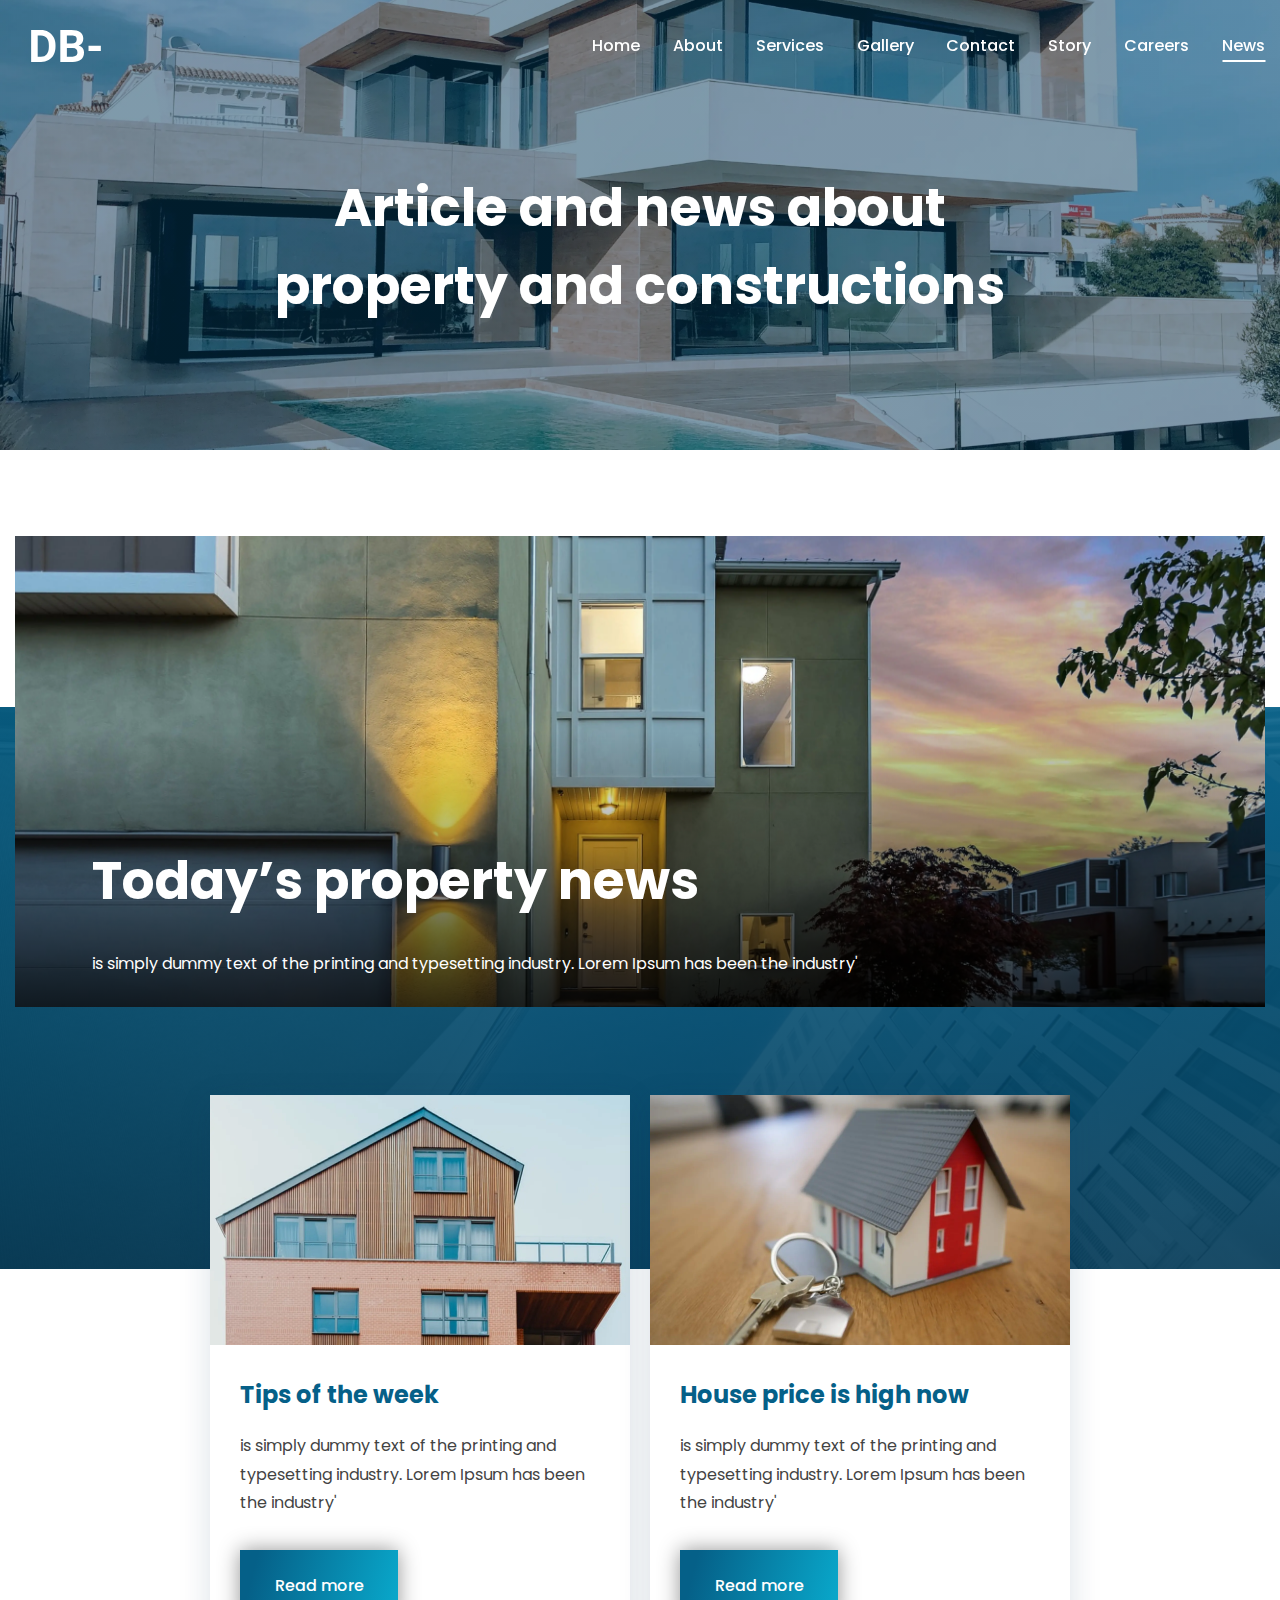
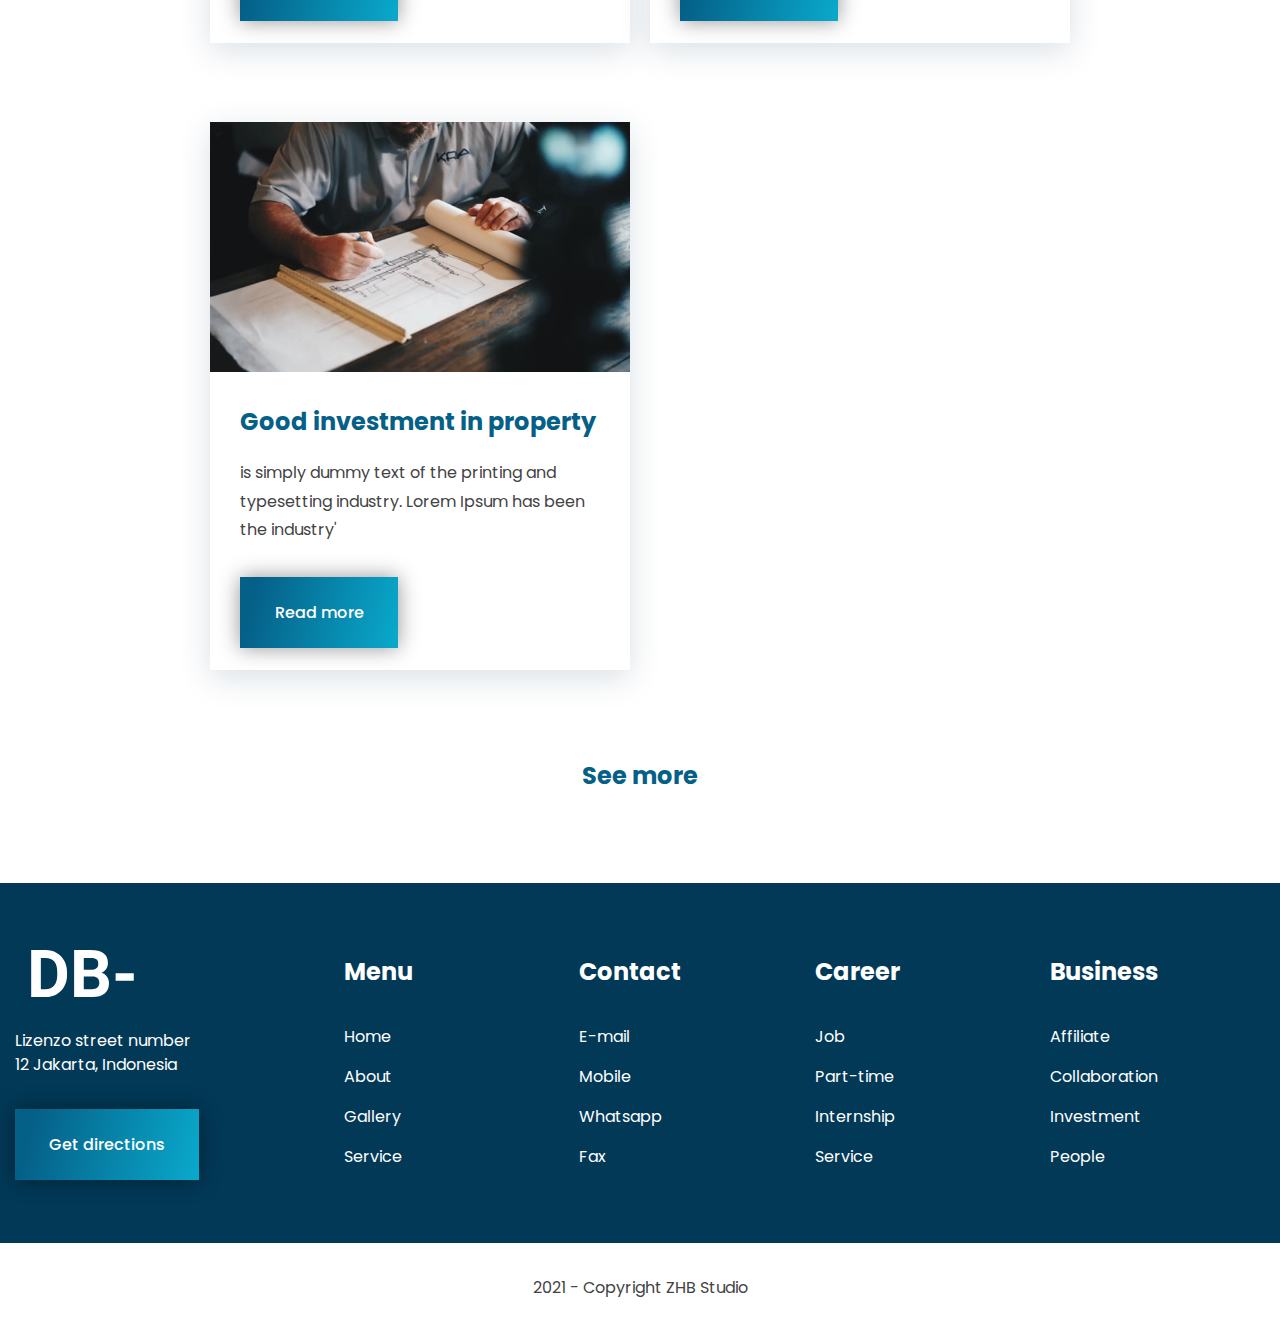
<file: page-news.html>
<!DOCTYPE html>
<html lang="ru">

<head>
	<title>News</title>
	<meta charset="UTF-8">
	<meta name="format-detection" content="telephone=no">
	<!-- <style>body{opacity: 0;}</style> -->
	<link rel="stylesheet" href="css/style.min.css?_v=20220629151959">
	<link rel="shortcut icon" href="favicon.ico">
	<!-- <meta name="robots" content="noindex, nofollow"> -->
	<meta name="viewport" content="width=device-width, initial-scale=1.0">
</head>

<body>
	<div class="wrapper">
		<header class="header">
			<div class="header__container">
				<a href="" class="header__logo"><img src="img/header/logo-white.svg" alt="logo"></a>
				<div class="header__menu menu">
					<nav class="menu__body">
						<ul class="menu__list">
							<li class="menu__item"><a href="page-home.html" class="menu__link">Home</a></li>
							<li class="menu__item"><a href="page-about.html" class="menu__link">About</a></li>
							<li class="menu__item"><a href="page-services.html" class="menu__link">Services</a></li>
							<li class="menu__item"><a href="page-gallery.html" class="menu__link">Gallery</a></li>
							<li class="menu__item"><a href="page-contact.html" class="menu__link">Contact</a></li>
							<li class="menu__item"><a href="page-story.html" class="menu__link">Story</a></li>
							<li class="menu__item"><a href="page-careers.html" class="menu__link">Careers</a></li>
							<li class="menu__item"><a href="page-news.html" class="menu__link _active">News</a></li>
						</ul>
					</nav>
					<button type="button" class="menu__icon icon-menu"><span></span></button>
				</div>
			</div>
		</header>
		<main class="page-news">
			<section class="page-news__main main-subpage">
				<div class="main-subpage__container">
					<div class="main-subpage__body main-subpage__body_gallery">
						<h1 class="main-subpage__title main-subpage__title_news">Article and news about property and constructions</h1>
					</div>
				</div>
				<div class="main-subpage__image-ibg">
					<picture><source srcset="img/main/main-image.webp" type="image/webp"><img src="img/main/main-image.jpg" alt="main image"></picture>
				</div>
			</section>
			<section class="page-news__news news">
				<div class="news__content">
					<div class="news__container">
						<div class="news__banner banner-news">
							<div class="banner-news__image-ibg"><picture><source srcset="img/page-news/01.webp" type="image/webp"><img src="img/page-news/01.jpg" alt="news banner image"></picture></div>
							<div class="banner-news__content">
								<h2 class="banner-news__title">Today’s property news</h2>
								<div class="banner-news__text">
									<p>is simply dummy text of the printing and typesetting industry. Lorem Ipsum has been the industry'</p>
								</div>
							</div>
						</div>
					</div>
					<div class="news__decor"></div>
					<div class="news__container">
						<div class="news__cards">
							<div class="news__card">
								<div class="common-card">
									<a href="" class="common-card__image-ibg"><picture><source srcset="img/page-news/02.webp" type="image/webp"><img src="img/page-news/02.jpg" alt="news-card-image"></picture></a>
									<div class="common-card__content">
										<div class="common-card__title-text common-title-text">
											<h2 class="common-title-text__title">Tips of the week</h2>
											<div class="common-title-text__text">
												<p>is simply dummy text of the printing and typesetting industry. Lorem Ipsum has been the industry'</p>
											</div>
										</div>
										<a href="" class="common-card__button-link common-button">Read more</a>
									</div>

								</div>
							</div>
							<div class="news__card">
								<div class="common-card">
									<a href="" class="common-card__image-ibg"><picture><source srcset="img/page-news/03.webp" type="image/webp"><img src="img/page-news/03.jpg" alt="gallery-card-image"></picture></a>
									<div class="common-card__content">
										<div class="common-card__title-text common-title-text">
											<h2 class="common-title-text__title">House price is high now</h2>
											<div class="common-title-text__text">
												<p>is simply dummy text of the printing and typesetting industry. Lorem Ipsum has been the industry'</p>
											</div>
										</div>
										<a href="" class="common-card__button-link common-button">Read more</a>
									</div>

								</div>
							</div>
							<div class="news__card">
								<div class="common-card">
									<a href="" class="common-card__image-ibg"><picture><source srcset="img/page-news/04.webp" type="image/webp"><img src="img/page-news/04.jpg" alt="gallery-card-image"></picture></a>
									<div class="common-card__content">
										<div class="common-card__title-text common-title-text">
											<h2 class="common-title-text__title">Good investment in property</h2>
											<div class="common-title-text__text">
												<p>is simply dummy text of the printing and typesetting industry. Lorem Ipsum has been the industry'</p>
											</div>
										</div>
										<a href="" class="common-card__button-link common-button">Read more</a>
									</div>

								</div>
							</div>
						</div>
						<a href="" class="news__button-link">See more</a>
					</div>
				</div>
			</section>
		</main>
		<footer class="footer">
			<div class="footer__top">
				<div class="footer__container">
					<div class="footer__body">
						<article class="footer__column">
							<a href="" class="footer__logo"><img src="img/header/logo-white.svg" alt="Logo"></a>
							<p class="footer__text">Lizenzo street number 12 Jakarta, Indonesia</p>
							<button type="button" class="footer__link-button common-button">Get directions</button>
						</article>
						<nav data-spollers="479.98,max" data-one-spoller class="footer__menu menu-footer">
							<article class="menu-footer__column">
								<button type="button" data-spoller class="menu-footer__title">Menu</button>
								<ul class="menu-footer__list">
									<li class="menu-footer__item">
										<a href="" class="menu-footer__link">Home</a>
									</li>
									<li class="menu-footer__item">
										<a href="" class="menu-footer__link">About</a>
									</li>
									<li class="menu-footer__item">
										<a href="" class="menu-footer__link">Gallery</a>
									</li>
									<li class="menu-footer__item">
										<a href="" class="menu-footer__link">Service</a>
									</li>
								</ul>
							</article>
							<article class="menu-footer__column">
								<button type="button" data-spoller class="menu-footer__title">Contact</button>
								<ul class="menu-footer__list">
									<li class="menu-footer__item">
										<a href="" class="menu-footer__link">E-mail</a>
									</li>
									<li class="menu-footer__item">
										<a href="" class="menu-footer__link">Mobile</a>
									</li>
									<li class="menu-footer__item">
										<a href="" class="menu-footer__link">Whatsapp</a>
									</li>
									<li class="menu-footer__item">
										<a href="" class="menu-footer__link">Fax</a>
									</li>
								</ul>
							</article>
							<article class="menu-footer__column">
								<button type="button" data-spoller class="menu-footer__title">Career</button>
								<ul class="menu-footer__list">
									<li class="menu-footer__item">
										<a href="" class="menu-footer__link">Job</a>
									</li>
									<li class="menu-footer__item">
										<a href="" class="menu-footer__link">Part-time</a>
									</li>
									<li class="menu-footer__item">
										<a href="" class="menu-footer__link">Internship</a>
									</li>
									<li class="menu-footer__item">
										<a href="" class="menu-footer__link">Service</a>
									</li>
								</ul>
							</article>
							<article class="menu-footer__column">
								<button type="button" data-spoller class="menu-footer__title">Business</button>
								<ul class="menu-footer__list">
									<li class="menu-footer__item">
										<a href="" class="menu-footer__link">Affiliate</a>
									</li>
									<li class="menu-footer__item">
										<a href="" class="menu-footer__link">Collaboration</a>
									</li>
									<li class="menu-footer__item">
										<a href="" class="menu-footer__link">Investment</a>
									</li>
									<li class="menu-footer__item">
										<a href="" class="menu-footer__link">People</a>
									</li>
								</ul>
							</article>
						</nav>
					</div>
				</div>
			</div>
			<div class="footer__copyright">
				<p>2021 - Copyright ZHB Studio</p>
			</div>
		</footer>
	</div>
	<!-- <div id="popup" aria-hidden="true" class="popup">
	<div class="popup__wrapper">
		<div class="popup__content">
			<button data-close type="button" class="popup__close">Закрыть</button>
			<div class="popup__text">
				Text
			</div>
		</div>
	</div>
</div> -->
	<script src="js/app.min.js?_v=20220629151959"></script>
</body>

</html>
</file>
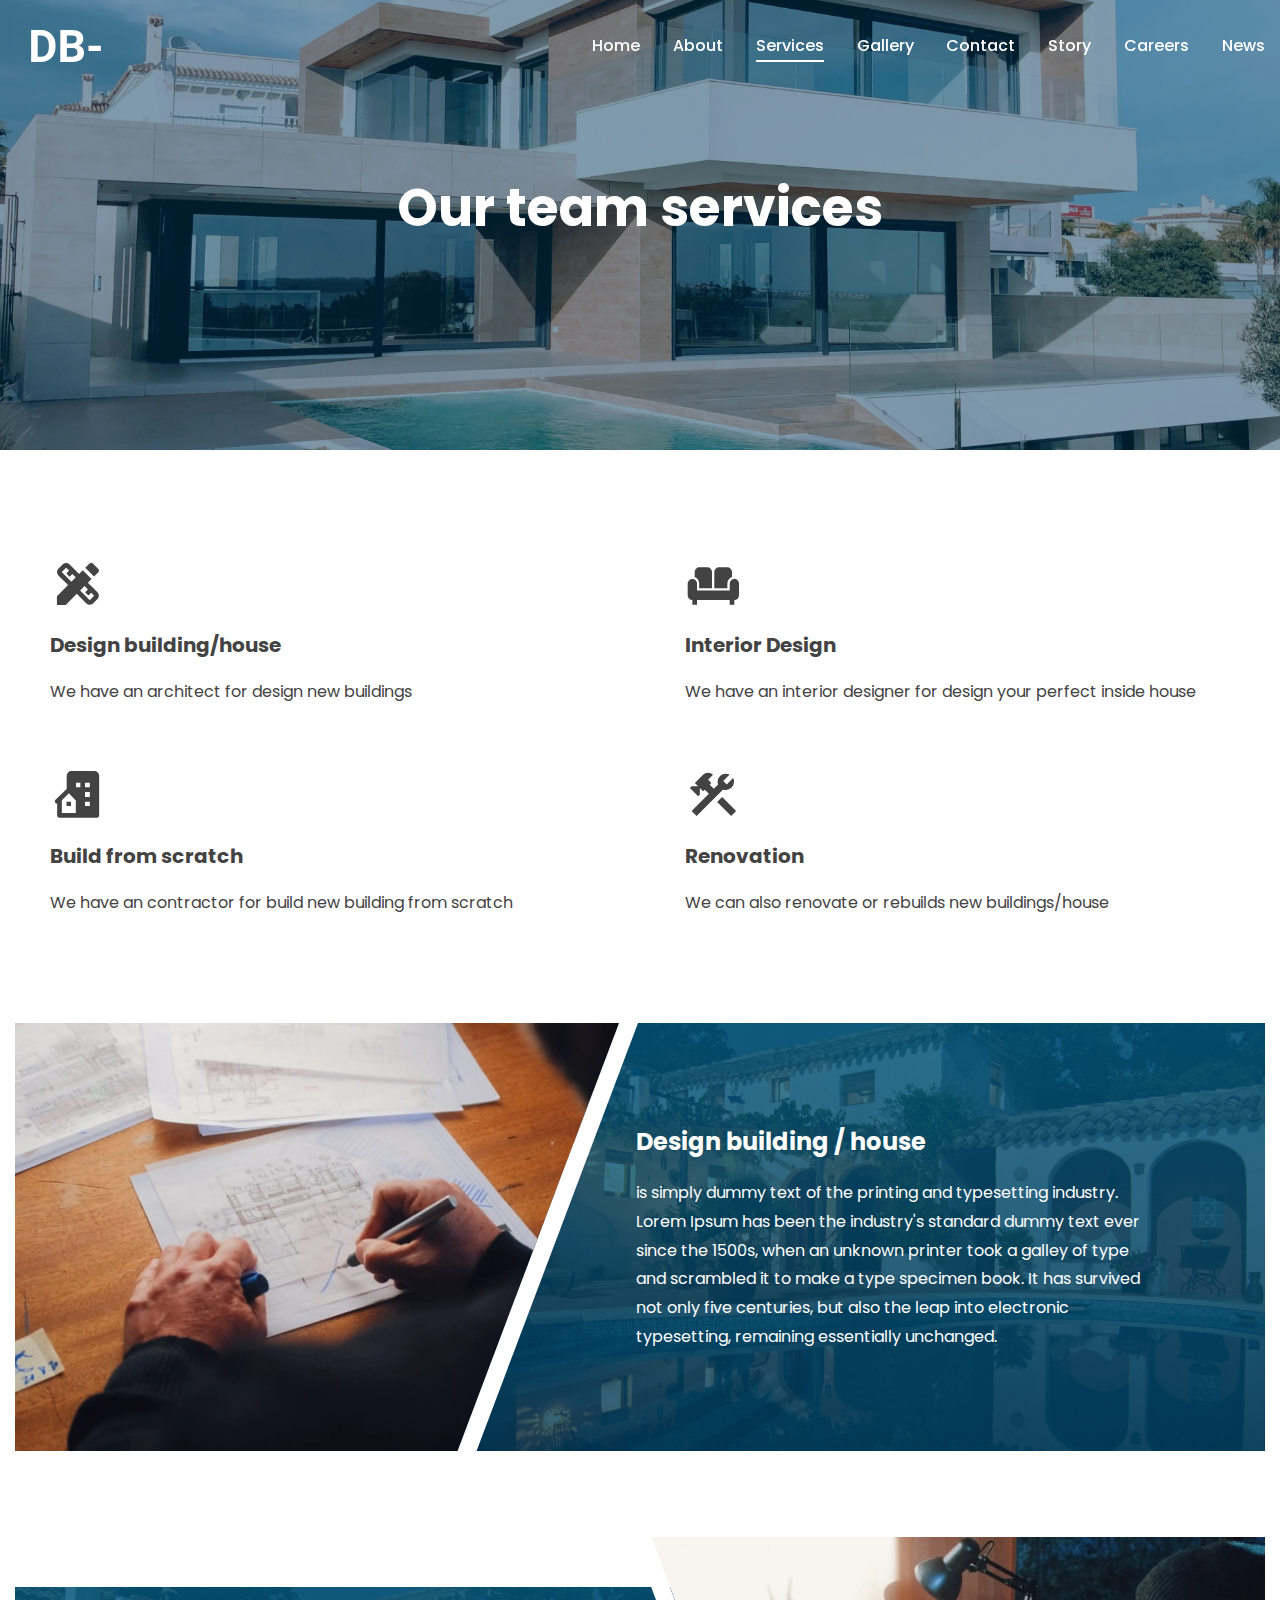
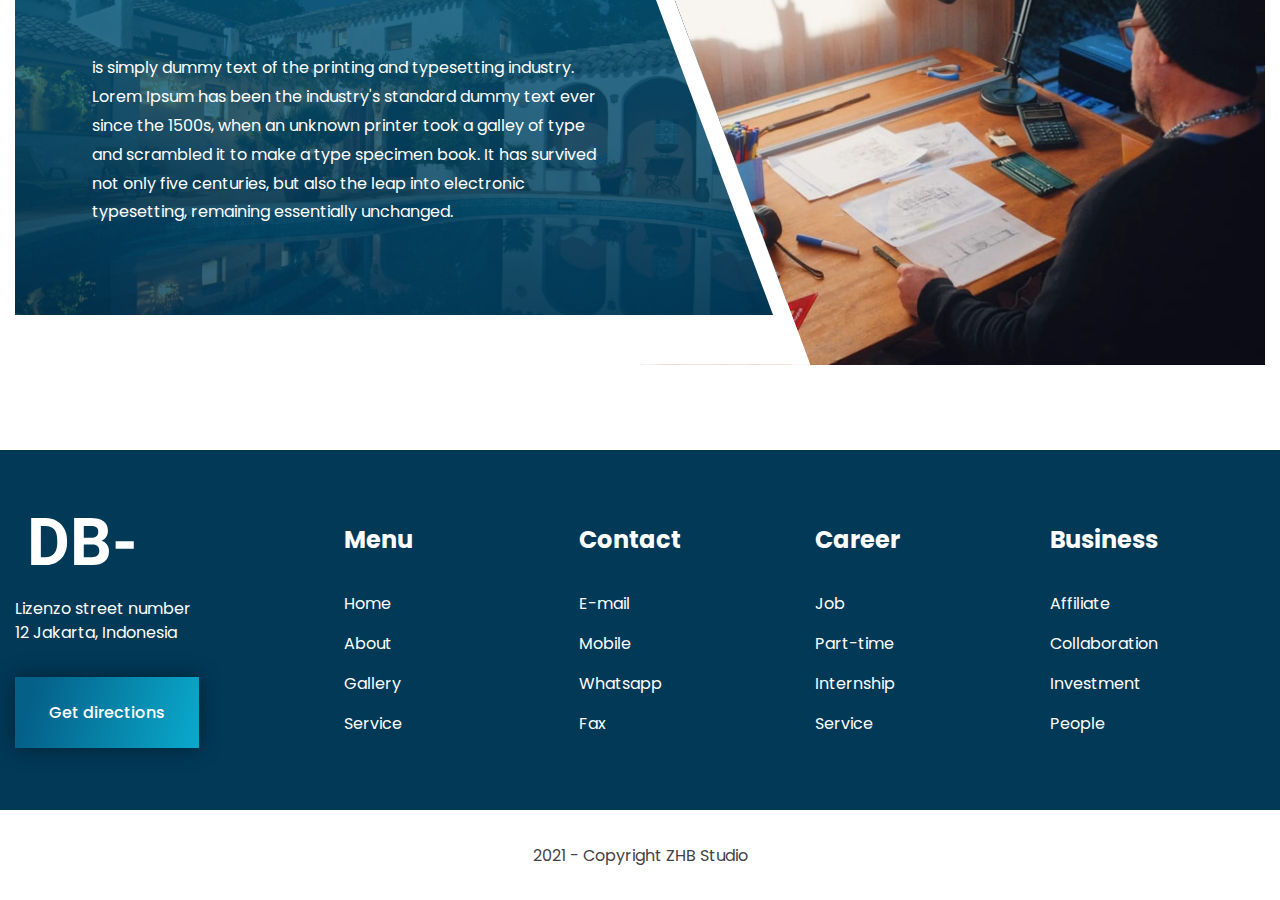
<file: page-services.html>
<!DOCTYPE html>
<html lang="ru">

<head>
	<title>Story</title>
	<meta charset="UTF-8">
	<meta name="format-detection" content="telephone=no">
	<!-- <style>body{opacity: 0;}</style> -->
	<link rel="stylesheet" href="css/style.min.css?_v=20220629151959">
	<link rel="shortcut icon" href="favicon.ico">
	<!-- <meta name="robots" content="noindex, nofollow"> -->
	<meta name="viewport" content="width=device-width, initial-scale=1.0">
</head>

<body>
	<div class="wrapper">
		<header class="header">
			<div class="header__container">
				<a href="" class="header__logo"><img src="img/header/logo-white.svg" alt="logo"></a>
				<div class="header__menu menu">
					<nav class="menu__body">
						<ul class="menu__list">
							<li class="menu__item"><a href="page-home.html" class="menu__link">Home</a></li>
							<li class="menu__item"><a href="page-about.html" class="menu__link">About</a></li>
							<li class="menu__item"><a href="page-services.html" class="menu__link _active">Services</a></li>
							<li class="menu__item"><a href="page-gallery.html" class="menu__link">Gallery</a></li>
							<li class="menu__item"><a href="page-contact.html" class="menu__link">Contact</a></li>
							<li class="menu__item"><a href="page-story.html" class="menu__link">Story</a></li>
							<li class="menu__item"><a href="page-careers.html" class="menu__link">Careers</a></li>
							<li class="menu__item"><a href="page-news.html" class="menu__link">News</a></li>
						</ul>
					</nav>
					<button type="button" class="menu__icon icon-menu"><span></span></button>
				</div>
			</div>
		</header>
		<main class="page-services">
			<section class="page-services__main main-subpage">
				<div class="main-subpage__container">
					<div class="main-subpage__body">
						<h1 class="main-subpage__title main-subpage__title_story">Our team services</h1>
					</div>
				</div>
				<div class="main-subpage__image-ibg">
					<picture><source data-srcset="img/main/main-image.webp" srcset="[data-uri]" type="image/webp"><img src="[data-uri]"  data-src="img/main/main-image.jpg" alt="main image"></picture>
				</div>
			</section>
			<section class="page-services__services our-services">
				<div class="our-services__container">
					<div class="our-services__items items-services">
						<a href="" class="items-services__item">
							<div class="item-services">
								<div class="item-services__background-ibg"><picture><source srcset="img/our-services/01.webp" type="image/webp"><img src="img/our-services/01.jpg" alt="card-background"></picture></div>
								<div class="item-services__icon _icon-design-building"></div>
								<div class="item-services__content common-title-text common-title-text_services">
									<h2 class="common-title-text__title">Design building/house</h2>
									<div class="common-title-text__text">
										<p>We have an architect for design new buildings</p>
									</div>
								</div>
							</div>

						</a>
						<a href="" class="items-services__item">
							<div class="item-services">
								<div class="item-services__background-ibg"><picture><source srcset="img/our-services/02.webp" type="image/webp"><img src="img/our-services/02.jpg" alt="card-background"></picture></div>
								<div class="item-services__icon _icon-interior-design"></div>
								<div class="item-services__content common-title-text common-title-text_services">
									<h2 class="common-title-text__title">Interior Design</h2>
									<div class="common-title-text__text">
										<p>We have an interior designer for design your perfect inside house</p>
									</div>
								</div>
							</div>
						</a>
						<a href="" class="items-services__item">
							<div class="item-services">
								<div class="item-services__background-ibg"><picture><source srcset="img/our-services/03.webp" type="image/webp"><img src="img/our-services/03.jpg" alt="card-background"></picture></div>
								<div class="item-services__icon _icon-building-house"></div>
								<div class="item-services__content common-title-text common-title-text_services">
									<h2 class="common-title-text__title">Build from scratch</h2>
									<div class="common-title-text__text">
										<p>We have an contractor for build new building from scratch</p>
									</div>
								</div>
							</div>
						</a>
						<a href="" class="items-services__item">
							<div class="item-services">
								<div class="item-services__background-ibg"><picture><source srcset="img/our-services/04.webp" type="image/webp"><img src="img/our-services/04.jpg" alt="card-background"></picture></div>
								<div class="item-services__icon _icon-renovation"></div>
								<div class="item-services__content common-title-text common-title-text_services">
									<h2 class="common-title-text__title">Renovation</h2>
									<div class="common-title-text__text">
										<p>We can also renovate or rebuilds new buildings/house</p>
									</div>
								</div>
							</div>
						</a>
					</div>
				</div>
			</section>
			<section class="page-services__design-building design-building">
				<div class="design-building__container">
					<div class="design-building__image-ibg"><picture><source srcset="img/page-services/01.webp" type="image/webp"><img src="img/page-services/01.jpg" alt="design building"></picture></div>
					<div class="design-building__content">
						<div class="design-building__background-ibg">
							<picture><source data-srcset="img/get-offer/bg.webp" srcset="[data-uri]" type="image/webp"><img src="[data-uri]"  data-src="img/get-offer/bg.jpg" alt="background"></picture>
						</div>
						<div class="design-building__title-text common-title-text">
							<h2 class="common-title-text__title">Design building / house</h2>
							<div class="common-title-text__text">
								<p>is simply dummy text of the printing and typesetting industry. Lorem Ipsum has been the industry's standard dummy text ever since the 1500s, when an unknown printer took a galley of type and scrambled it to make a type specimen book. It has survived not only five centuries, but also the leap into electronic typesetting, remaining essentially unchanged.</p>
							</div>
						</div>
					</div>

				</div>
			</section>
			<section class="page-services__designer designer">
				<div class="designer__container">
					<div class="designer__content">
						<div class="designer__body">
							<div class="designer__background-ibg">
								<picture><source data-srcset="img/get-offer/bg.webp" srcset="[data-uri]" type="image/webp"><img src="[data-uri]"  data-src="img/get-offer/bg.jpg" alt="background"></picture>
							</div>
							<div class="designer__title-text common-title-text">
								<div class="common-title-text__text">
									<p>is simply dummy text of the printing and typesetting industry. Lorem Ipsum has been the industry's standard dummy text ever since the 1500s, when an unknown printer took a galley of type and scrambled it to make a type specimen book. It has survived not only five centuries, but also the leap into electronic typesetting, remaining essentially unchanged.</p>
								</div>
							</div>
						</div>

					</div>
					<div class="designer__image-ibg"><picture><source srcset="img/page-services/02.webp" type="image/webp"><img src="img/page-services/02.jpg" alt="design building"></picture></div>
				</div>
			</section>
		</main>
		<footer class="footer">
			<div class="footer__top">
				<div class="footer__container">
					<div class="footer__body">
						<article class="footer__column">
							<a href="" class="footer__logo"><img src="img/header/logo-white.svg" alt="Logo"></a>
							<p class="footer__text">Lizenzo street number 12 Jakarta, Indonesia</p>
							<button type="button" class="footer__link-button common-button">Get directions</button>
						</article>
						<nav data-spollers="479.98,max" data-one-spoller class="footer__menu menu-footer">
							<article class="menu-footer__column">
								<button type="button" data-spoller class="menu-footer__title">Menu</button>
								<ul class="menu-footer__list">
									<li class="menu-footer__item">
										<a href="" class="menu-footer__link">Home</a>
									</li>
									<li class="menu-footer__item">
										<a href="" class="menu-footer__link">About</a>
									</li>
									<li class="menu-footer__item">
										<a href="" class="menu-footer__link">Gallery</a>
									</li>
									<li class="menu-footer__item">
										<a href="" class="menu-footer__link">Service</a>
									</li>
								</ul>
							</article>
							<article class="menu-footer__column">
								<button type="button" data-spoller class="menu-footer__title">Contact</button>
								<ul class="menu-footer__list">
									<li class="menu-footer__item">
										<a href="" class="menu-footer__link">E-mail</a>
									</li>
									<li class="menu-footer__item">
										<a href="" class="menu-footer__link">Mobile</a>
									</li>
									<li class="menu-footer__item">
										<a href="" class="menu-footer__link">Whatsapp</a>
									</li>
									<li class="menu-footer__item">
										<a href="" class="menu-footer__link">Fax</a>
									</li>
								</ul>
							</article>
							<article class="menu-footer__column">
								<button type="button" data-spoller class="menu-footer__title">Career</button>
								<ul class="menu-footer__list">
									<li class="menu-footer__item">
										<a href="" class="menu-footer__link">Job</a>
									</li>
									<li class="menu-footer__item">
										<a href="" class="menu-footer__link">Part-time</a>
									</li>
									<li class="menu-footer__item">
										<a href="" class="menu-footer__link">Internship</a>
									</li>
									<li class="menu-footer__item">
										<a href="" class="menu-footer__link">Service</a>
									</li>
								</ul>
							</article>
							<article class="menu-footer__column">
								<button type="button" data-spoller class="menu-footer__title">Business</button>
								<ul class="menu-footer__list">
									<li class="menu-footer__item">
										<a href="" class="menu-footer__link">Affiliate</a>
									</li>
									<li class="menu-footer__item">
										<a href="" class="menu-footer__link">Collaboration</a>
									</li>
									<li class="menu-footer__item">
										<a href="" class="menu-footer__link">Investment</a>
									</li>
									<li class="menu-footer__item">
										<a href="" class="menu-footer__link">People</a>
									</li>
								</ul>
							</article>
						</nav>
					</div>
				</div>
			</div>
			<div class="footer__copyright">
				<p>2021 - Copyright ZHB Studio</p>
			</div>
		</footer>
	</div>
	<!-- <div id="popup" aria-hidden="true" class="popup">
	<div class="popup__wrapper">
		<div class="popup__content">
			<button data-close type="button" class="popup__close">Закрыть</button>
			<div class="popup__text">
				Text
			</div>
		</div>
	</div>
</div> -->
	<script src="js/app.min.js?_v=20220629151959"></script>
</body>

</html>
</file>
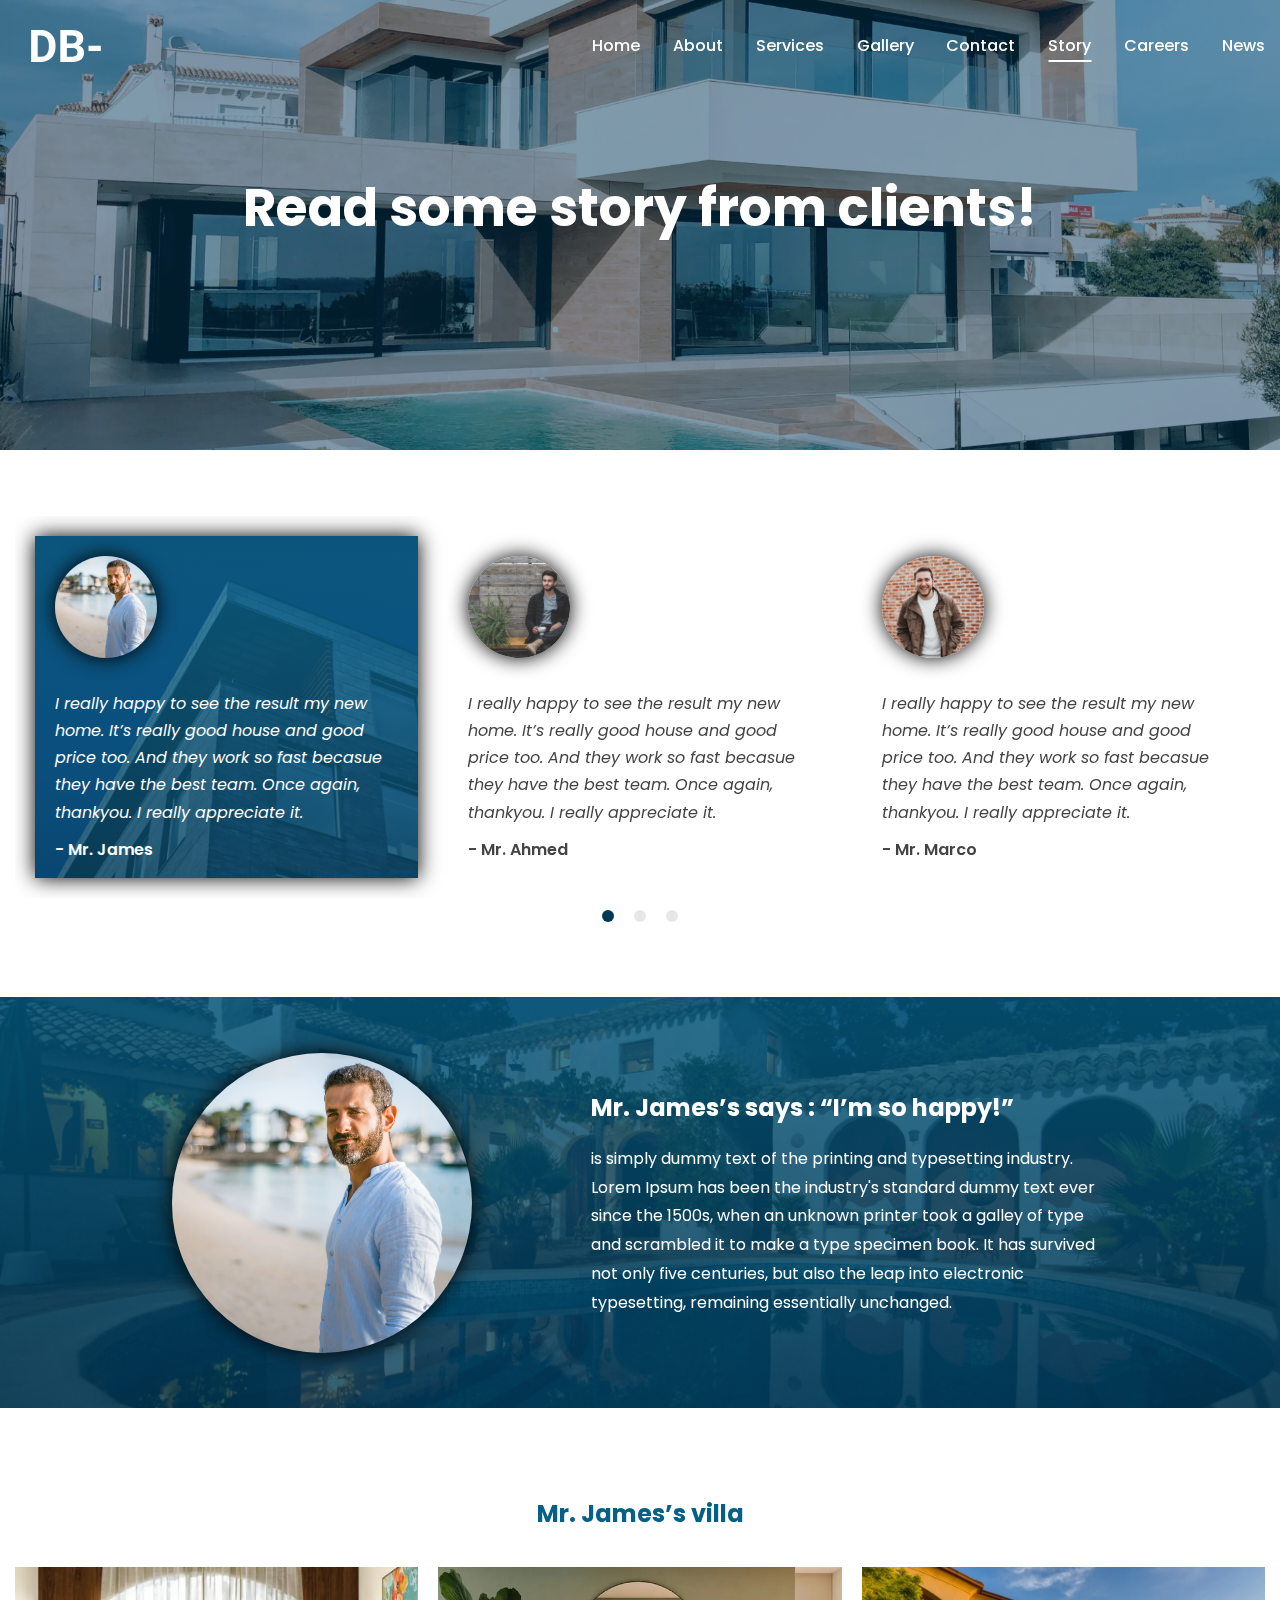
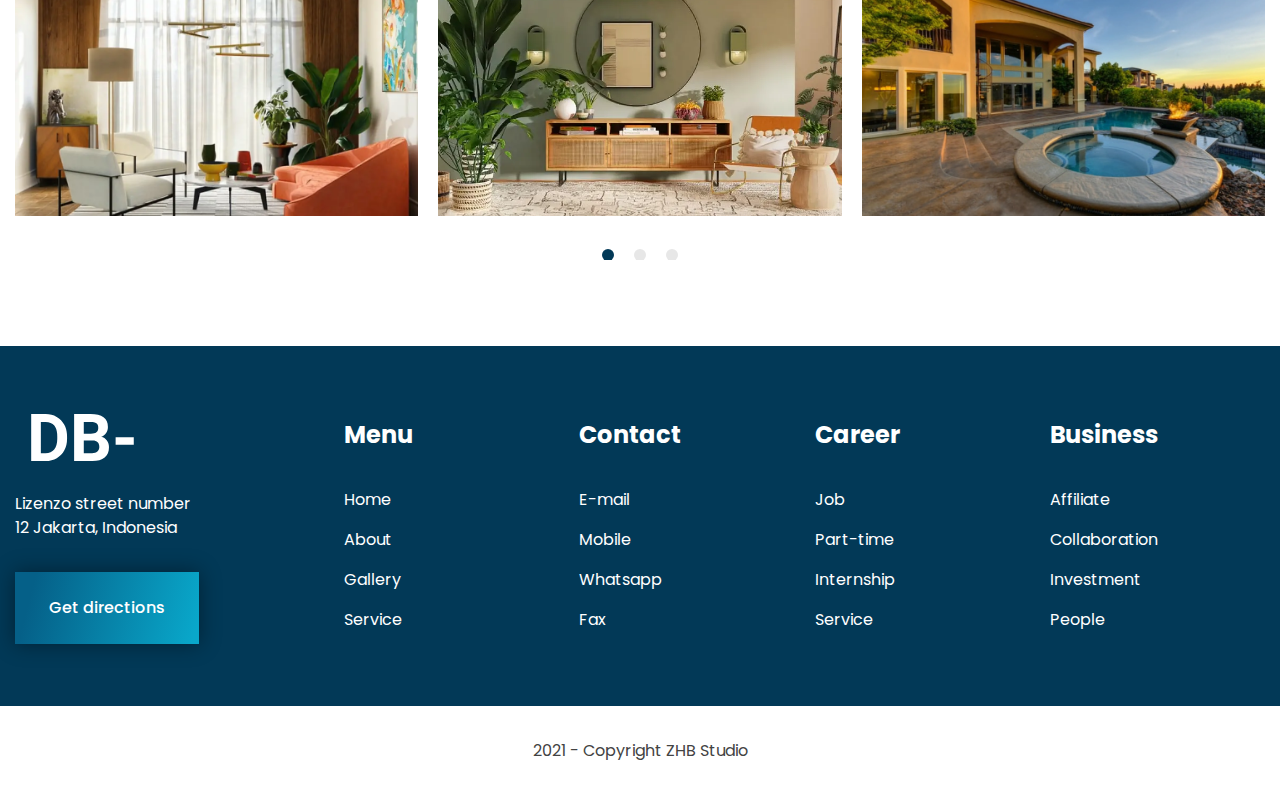
<file: page-story-two.html>
<!DOCTYPE html>
<html lang="ru">

<head>
	<title>Story Two</title>
	<meta charset="UTF-8">
	<meta name="format-detection" content="telephone=no">
	<!-- <style>body{opacity: 0;}</style> -->
	<link rel="stylesheet" href="css/style.min.css?_v=20220628120558">
	<link rel="shortcut icon" href="favicon.ico">
	<!-- <meta name="robots" content="noindex, nofollow"> -->
	<meta name="viewport" content="width=device-width, initial-scale=1.0">
</head>

<body>
	<div class="wrapper">
		<header class="header">
			<div class="header__container">
				<a href="" class="header__logo"><img src="img/header/logo-white.svg" alt="logo"></a>
				<div class="header__menu menu">
					<nav class="menu__body">
						<ul class="menu__list">
							<li class="menu__item"><a href="page-home.html" class="menu__link">Home</a></li>
							<li class="menu__item"><a href="page-about.html" class="menu__link">About</a></li>
							<li class="menu__item"><a href="page-services.html" class="menu__link">Services</a></li>
							<li class="menu__item"><a href="page-gallery.html" class="menu__link">Gallery</a></li>
							<li class="menu__item"><a href="page-contact.html" class="menu__link">Contact</a></li>
							<li class="menu__item"><a href="page-story.html" class="menu__link _active">Story</a></li>
							<li class="menu__item"><a href="page-careers.html" class="menu__link">Careers</a></li>
							<li class="menu__item"><a href="page-news.html" class="menu__link">News</a></li>
						</ul>
					</nav>
					<button type="button" class="menu__icon icon-menu"><span></span></button>
				</div>
			</div>
		</header>
		<main class="page-story">
			<section class="page-story__main main-subpage">
				<div class="main-subpage__container">
					<div class="main-subpage__body">
						<h1 class="main-subpage__title main-subpage__title_story">Read some story from clients!</h1>
					</div>
				</div>
				<div class="main-subpage__image-ibg">
					<picture><source srcset="img/main/main-image.webp" type="image/webp"><img src="img/main/main-image.jpg" alt="main image"></picture>
				</div>
			</section>

			<div class="page-story__story story">
				<div class="story__container">
					<div class="story__thumbs thumbs-story">
						<!-- Оболочка слайдера -->
						<div class="thumbs-story__slider swiper">
							<!-- Двигающееся часть слайдера -->
							<div class="thumbs-story__wrapper swiper-wrapper">
								<!-- Слайд -->
								<div class="thumbs-story__slide swiper-slide">
									<div class="card-tab">
										<div class="card-tab__image-ibg client-image-ibg"><picture><source srcset="img/our-works/11.webp" type="image/webp"><img src="img/our-works/11.jpg" alt="client photo"></picture></div>
										<div class="card-tab__content">
											<div class="card-tab__text">
												<p>I really happy to see the result my new home. It’s really good house and good price too. And they work so fast becasue they have the best team. Once again, thankyou. I really appreciate it.</p>
											</div>
											<div class="card-tab__author">- Mr. James</div>
										</div>
									</div>
								</div>
								<div class="thumbs-story__slide swiper-slide">
									<div class="card-tab">
										<div class="card-tab__image-ibg client-image-ibg"><picture><source srcset="img/page-story/02.webp" type="image/webp"><img src="img/page-story/02.jpg" alt="client photo"></picture></div>
										<div class="card-tab__content">
											<div class="card-tab__text">
												<p>I really happy to see the result my new home. It’s really good house and good price too. And they work so fast becasue they have the best team. Once again, thankyou. I really appreciate it.</p>
											</div>
											<div class="card-tab__author">- Mr. Ahmed</div>
										</div>
									</div>
								</div>
								<div class="thumbs-story__slide swiper-slide">
									<div class="card-tab">
										<div class="card-tab__image-ibg client-image-ibg"><picture><source srcset="img/page-story/03.webp" type="image/webp"><img src="img/page-story/03.jpg" alt="client photo"></picture></div>
										<div class="card-tab__content">
											<div class="card-tab__text">
												<p>I really happy to see the result my new home. It’s really good house and good price too. And they work so fast becasue they have the best team. Once again, thankyou. I really appreciate it.</p>
											</div>
											<div class="card-tab__author">- Mr. Marco</div>
										</div>
									</div>
								</div>
							</div>
						</div>

					</div>
				</div>
				<div class="story__content">
					<div class="story__slider swiper">
						<div class="story__swiper-pagination"></div>
						<div class="story__wrapper swiper-wrapper">
							<div class="story__slide swiper-slide">
								<div class="story__body">
									<div class="story__client-story-banner client-story-banner">
										<div class="client-story-banner__background-ibg">
											<picture><source srcset="img/get-offer/bg.webp" type="image/webp"><img src="img/get-offer/bg.jpg" alt="background"></picture>
										</div>
										<div class="client-story-banner__body">
											<div class="client-story-banner__image-ibg client-image-ibg"><picture><source srcset="img/our-works/11.webp" type="image/webp"><img src="img/our-works/11.jpg" alt="client photo"></picture></div>
											<div class="client-story-banner__content">
												<div class="client-story-banner__title-text common-title-text">
													<h2 class="common-title-text__title">Mr. James’s says : “I’m so happy!”</h2>
													<div class="common-title-text__text">
														<p>is simply dummy text of the printing and typesetting industry. Lorem Ipsum has been the industry's standard dummy text ever since the 1500s, when an unknown printer took a galley of type and scrambled it to make a type specimen book. It has survived not only five centuries, but also the leap into electronic typesetting, remaining essentially unchanged.</p>
													</div>
												</div>
											</div>
										</div>
									</div>
									<div class="tabs__client-gallery-swiper client-gallery-swiper">
										<div class="client-gallery-swiper__container">
											<h2 class="client-gallery-swiper__title">Mr. James’s villa</h2>
											<!-- Оболочка слайдера -->
											<div class="client-gallery-swiper__slider swiper">
												<!-- Двигающееся часть слайдера -->
												<div class="client-gallery-swiper__wrapper swiper-wrapper">
													<!-- Слайд -->
													<div class="client-gallery-swiper__slide swiper-slide">
														<div class="client-gallery-swiper__image-ibg"><picture><source srcset="img/our-works/06.webp" type="image/webp"><img src="img/our-works/06.jpg" alt="gallery-image"></picture></div>
													</div>
													<div class="client-gallery-swiper__slide swiper-slide">
														<div class="client-gallery-swiper__image-ibg"><picture><source srcset="img/our-works/08.webp" type="image/webp"><img src="img/our-works/08.jpg" alt="gallery-image"></picture></div>
													</div>
													<div class="client-gallery-swiper__slide swiper-slide">
														<div class="client-gallery-swiper__image-ibg"><picture><source srcset="img/our-works/10.webp" type="image/webp"><img src="img/our-works/10.jpg" alt="gallery-image"></picture></div>
													</div>
													<div class="client-gallery-swiper__slide swiper-slide">
														<div class="client-gallery-swiper__image-ibg"><picture><source srcset="img/our-works/07.webp" type="image/webp"><img src="img/our-works/07.jpg" alt="gallery-image"></picture></div>
													</div>
													<div class="client-gallery-swiper__slide swiper-slide">
														<div class="client-gallery-swiper__image-ibg"><picture><source srcset="img/our-works/05.webp" type="image/webp"><img src="img/our-works/05.jpg" alt="gallery-image"></picture></div>
													</div>
													<div class="client-gallery-swiper__slide swiper-slide">
														<div class="client-gallery-swiper__image-ibg"><picture><source srcset="img/our-works/03.webp" type="image/webp"><img src="img/our-works/03.jpg" alt="gallery-image"></picture></div>
													</div>
													<div class="client-gallery-swiper__slide swiper-slide">
														<div class="client-gallery-swiper__image-ibg"><picture><source srcset="img/our-works/04.webp" type="image/webp"><img src="img/our-works/04.jpg" alt="gallery-image"></picture></div>
													</div>
													<div class="client-gallery-swiper__slide swiper-slide">
														<div class="client-gallery-swiper__image-ibg"><picture><source srcset="img/our-works/09.webp" type="image/webp"><img src="img/our-works/09.jpg" alt="gallery-image"></picture></div>
													</div>
													<div class="client-gallery-swiper__slide swiper-slide">
														<div class="client-gallery-swiper__image-ibg"><picture><source srcset="img/our-works/01.webp" type="image/webp"><img src="img/our-works/01.jpg" alt="gallery-image"></picture></div>
													</div>
												</div>
												<!-- Если нужна пагинация -->
												<div class="client-gallery-swiper__swiper-pagination"></div>
											</div>
										</div>
									</div>
								</div>
							</div>
							<div class="story__slide swiper-slide">
								<div class="story__body">
									<div class="story__client-story-banner client-story-banner">
										<div class="client-story-banner__background-ibg">
											<picture><source srcset="img/our-works/04.webp" type="image/webp"><img src="img/our-works/04.jpg" alt="background"></picture>
										</div>
										<div class="client-story-banner__body">
											<div class="client-story-banner__image-ibg"><picture><source srcset="img/page-story/02.webp" type="image/webp"><img src="img/page-story/02.jpg" alt="client photo"></picture></div>
											<div class="client-story-banner__content">
												<div class="client-story-banner__title-text common-title-text">
													<h2 class="common-title-text__title">Mr. Ahmed says : “Russ-ni Peace-da!”</h2>
													<div class="common-title-text__text">
														<p>is simply dummy text of the printing and typesetting industry. Lorem Ipsum has been the industry's standard dummy text ever since the 1500s, when an unknown printer took a galley of type and scrambled it to make a type specimen book. It has survived not only five centuries, but also the leap into electronic typesetting, remaining essentially unchanged.</p>
													</div>
												</div>
											</div>
										</div>
									</div>
									<div class="tabs__client-gallery-swiper client-gallery-swiper">
										<div class="client-gallery-swiper__container">
											<h2 class="client-gallery-swiper__title">Mr. Ahmed’s villa</h2>
											<!-- Оболочка слайдера -->
											<div class="client-gallery-swiper__slider swiper">
												<!-- Двигающееся часть слайдера -->
												<div class="client-gallery-swiper__wrapper swiper-wrapper">
													<!-- Слайд -->
													<div class="client-gallery-swiper__slide swiper-slide">
														<div class="client-gallery-swiper__image-ibg"><picture><source srcset="img/our-works/09.webp" type="image/webp"><img src="img/our-works/09.jpg" alt="gallery-image"></picture></div>
													</div>
													<div class="client-gallery-swiper__slide swiper-slide">
														<div class="client-gallery-swiper__image-ibg"><picture><source srcset="img/our-works/07.webp" type="image/webp"><img src="img/our-works/07.jpg" alt="gallery-image"></picture></div>
													</div>
													<div class="client-gallery-swiper__slide swiper-slide">
														<div class="client-gallery-swiper__image-ibg"><picture><source srcset="img/our-works/05.webp" type="image/webp"><img src="img/our-works/05.jpg" alt="gallery-image"></picture></div>
													</div>
													<div class="client-gallery-swiper__slide swiper-slide">
														<div class="client-gallery-swiper__image-ibg"><picture><source srcset="img/our-works/06.webp" type="image/webp"><img src="img/our-works/06.jpg" alt="gallery-image"></picture></div>
													</div>
													<div class="client-gallery-swiper__slide swiper-slide">
														<div class="client-gallery-swiper__image-ibg"><picture><source srcset="img/our-works/03.webp" type="image/webp"><img src="img/our-works/03.jpg" alt="gallery-image"></picture></div>
													</div>
													<div class="client-gallery-swiper__slide swiper-slide">
														<div class="client-gallery-swiper__image-ibg"><picture><source srcset="img/our-works/08.webp" type="image/webp"><img src="img/our-works/08.jpg" alt="gallery-image"></picture></div>
													</div>
													<div class="client-gallery-swiper__slide swiper-slide">
														<div class="client-gallery-swiper__image-ibg"><picture><source srcset="img/our-works/10.webp" type="image/webp"><img src="img/our-works/10.jpg" alt="gallery-image"></picture></div>
													</div>
													<div class="client-gallery-swiper__slide swiper-slide">
														<div class="client-gallery-swiper__image-ibg"><picture><source srcset="img/our-works/04.webp" type="image/webp"><img src="img/our-works/04.jpg" alt="gallery-image"></picture></div>
													</div>
													<div class="client-gallery-swiper__slide swiper-slide">
														<div class="client-gallery-swiper__image-ibg"><picture><source srcset="img/our-works/01.webp" type="image/webp"><img src="img/our-works/01.jpg" alt="gallery-image"></picture></div>
													</div>
												</div>
												<!-- Если нужна пагинация -->
												<div class="client-gallery-swiper__swiper-pagination"></div>
											</div>
										</div>
									</div>
								</div>
							</div>
							<div class="story__slide swiper-slide">
								<div class="story__body">
									<div class="story__client-story-banner client-story-banner">
										<div class="client-story-banner__background-ibg">
											<picture><source srcset="img/main/main-image.webp" type="image/webp"><img src="img/main/main-image.jpg" alt="background"></picture>
										</div>
										<div class="client-story-banner__body">
											<div class="client-story-banner__image-ibg"><picture><source srcset="img/page-story/03.webp" type="image/webp"><img src="img/page-story/03.jpg" alt="client photo"></picture></div>
											<div class="client-story-banner__content">
												<div class="client-story-banner__title-text common-title-text">
													<h2 class="common-title-text__title">Mr. Marco says : “My new house perfect!”</h2>
													<div class="common-title-text__text">
														<p>is simply dummy text of the printing and typesetting industry. Lorem Ipsum has been the industry's standard dummy text ever since the 1500s, when an unknown printer took a galley of type and scrambled it to make a type specimen book. It has survived not only five centuries, but also the leap into electronic typesetting, remaining essentially unchanged.</p>
													</div>
												</div>
											</div>
										</div>
									</div>
									<div class="tabs__client-gallery-swiper client-gallery-swiper">
										<div class="client-gallery-swiper__container">
											<h2 class="client-gallery-swiper__title">Mr. Marco’s villa</h2>
											<!-- Оболочка слайдера -->
											<div class="client-gallery-swiper__slider swiper">
												<!-- Двигающееся часть слайдера -->
												<div class="client-gallery-swiper__wrapper swiper-wrapper">
													<!-- Слайд -->
													<div class="client-gallery-swiper__slide swiper-slide">
														<div class="client-gallery-swiper__image-ibg"><picture><source srcset="img/our-works/03.webp" type="image/webp"><img src="img/our-works/03.jpg" alt="gallery-image"></picture></div>
													</div>
													<div class="client-gallery-swiper__slide swiper-slide">
														<div class="client-gallery-swiper__image-ibg"><picture><source srcset="img/our-works/01.webp" type="image/webp"><img src="img/our-works/01.jpg" alt="gallery-image"></picture></div>
													</div>
													<div class="client-gallery-swiper__slide swiper-slide">
														<div class="client-gallery-swiper__image-ibg"><picture><source srcset="img/our-works/08.webp" type="image/webp"><img src="img/our-works/08.jpg" alt="gallery-image"></picture></div>
													</div>
													<div class="client-gallery-swiper__slide swiper-slide">
														<div class="client-gallery-swiper__image-ibg"><picture><source srcset="img/our-works/06.webp" type="image/webp"><img src="img/our-works/06.jpg" alt="gallery-image"></picture></div>
													</div>
													<div class="client-gallery-swiper__slide swiper-slide">
														<div class="client-gallery-swiper__image-ibg"><picture><source srcset="img/our-works/05.webp" type="image/webp"><img src="img/our-works/05.jpg" alt="gallery-image"></picture></div>
													</div>
													<div class="client-gallery-swiper__slide swiper-slide">
														<div class="client-gallery-swiper__image-ibg"><picture><source srcset="img/our-works/04.webp" type="image/webp"><img src="img/our-works/04.jpg" alt="gallery-image"></picture></div>
													</div>
													<div class="client-gallery-swiper__slide swiper-slide">
														<div class="client-gallery-swiper__image-ibg"><picture><source srcset="img/our-works/10.webp" type="image/webp"><img src="img/our-works/10.jpg" alt="gallery-image"></picture></div>
													</div>
													<div class="client-gallery-swiper__slide swiper-slide">
														<div class="client-gallery-swiper__image-ibg"><picture><source srcset="img/our-works/07.webp" type="image/webp"><img src="img/our-works/07.jpg" alt="gallery-image"></picture></div>
													</div>
													<div class="client-gallery-swiper__slide swiper-slide">
														<div class="client-gallery-swiper__image-ibg"><picture><source srcset="img/our-works/09.webp" type="image/webp"><img src="img/our-works/09.jpg" alt="gallery-image"></picture></div>
													</div>
												</div>
												<!-- Если нужна пагинация -->
												<div class="client-gallery-swiper__swiper-pagination"></div>
											</div>
										</div>
									</div>
								</div>
							</div>
						</div>
					</div>
				</div>
			</div>


		</main>
		<footer class="footer">
			<div class="footer__top">
				<div class="footer__container">
					<div class="footer__body">
						<article class="footer__column">
							<a href="" class="footer__logo"><img src="img/header/logo-white.svg" alt="Logo"></a>
							<p class="footer__text">Lizenzo street number 12 Jakarta, Indonesia</p>
							<button type="button" class="footer__link-button common-button">Get directions</button>
						</article>
						<nav data-spollers="479.98,max" data-one-spoller class="footer__menu menu-footer">
							<article class="menu-footer__column">
								<button type="button" data-spoller class="menu-footer__title">Menu</button>
								<ul class="menu-footer__list">
									<li class="menu-footer__item">
										<a href="" class="menu-footer__link">Home</a>
									</li>
									<li class="menu-footer__item">
										<a href="" class="menu-footer__link">About</a>
									</li>
									<li class="menu-footer__item">
										<a href="" class="menu-footer__link">Gallery</a>
									</li>
									<li class="menu-footer__item">
										<a href="" class="menu-footer__link">Service</a>
									</li>
								</ul>
							</article>
							<article class="menu-footer__column">
								<button type="button" data-spoller class="menu-footer__title">Contact</button>
								<ul class="menu-footer__list">
									<li class="menu-footer__item">
										<a href="" class="menu-footer__link">E-mail</a>
									</li>
									<li class="menu-footer__item">
										<a href="" class="menu-footer__link">Mobile</a>
									</li>
									<li class="menu-footer__item">
										<a href="" class="menu-footer__link">Whatsapp</a>
									</li>
									<li class="menu-footer__item">
										<a href="" class="menu-footer__link">Fax</a>
									</li>
								</ul>
							</article>
							<article class="menu-footer__column">
								<button type="button" data-spoller class="menu-footer__title">Career</button>
								<ul class="menu-footer__list">
									<li class="menu-footer__item">
										<a href="" class="menu-footer__link">Job</a>
									</li>
									<li class="menu-footer__item">
										<a href="" class="menu-footer__link">Part-time</a>
									</li>
									<li class="menu-footer__item">
										<a href="" class="menu-footer__link">Internship</a>
									</li>
									<li class="menu-footer__item">
										<a href="" class="menu-footer__link">Service</a>
									</li>
								</ul>
							</article>
							<article class="menu-footer__column">
								<button type="button" data-spoller class="menu-footer__title">Business</button>
								<ul class="menu-footer__list">
									<li class="menu-footer__item">
										<a href="" class="menu-footer__link">Affiliate</a>
									</li>
									<li class="menu-footer__item">
										<a href="" class="menu-footer__link">Collaboration</a>
									</li>
									<li class="menu-footer__item">
										<a href="" class="menu-footer__link">Investment</a>
									</li>
									<li class="menu-footer__item">
										<a href="" class="menu-footer__link">People</a>
									</li>
								</ul>
							</article>
						</nav>
					</div>
				</div>
			</div>
			<div class="footer__copyright">
				<p>2021 - Copyright ZHB Studio</p>
			</div>
		</footer>
	</div>
	<!-- <div id="popup" aria-hidden="true" class="popup">
	<div class="popup__wrapper">
		<div class="popup__content">
			<button data-close type="button" class="popup__close">Закрыть</button>
			<div class="popup__text">
				Text
			</div>
		</div>
	</div>
</div> -->
	<script src="js/app.min.js?_v=20220628120558"></script>
</body>

</html>
</file>
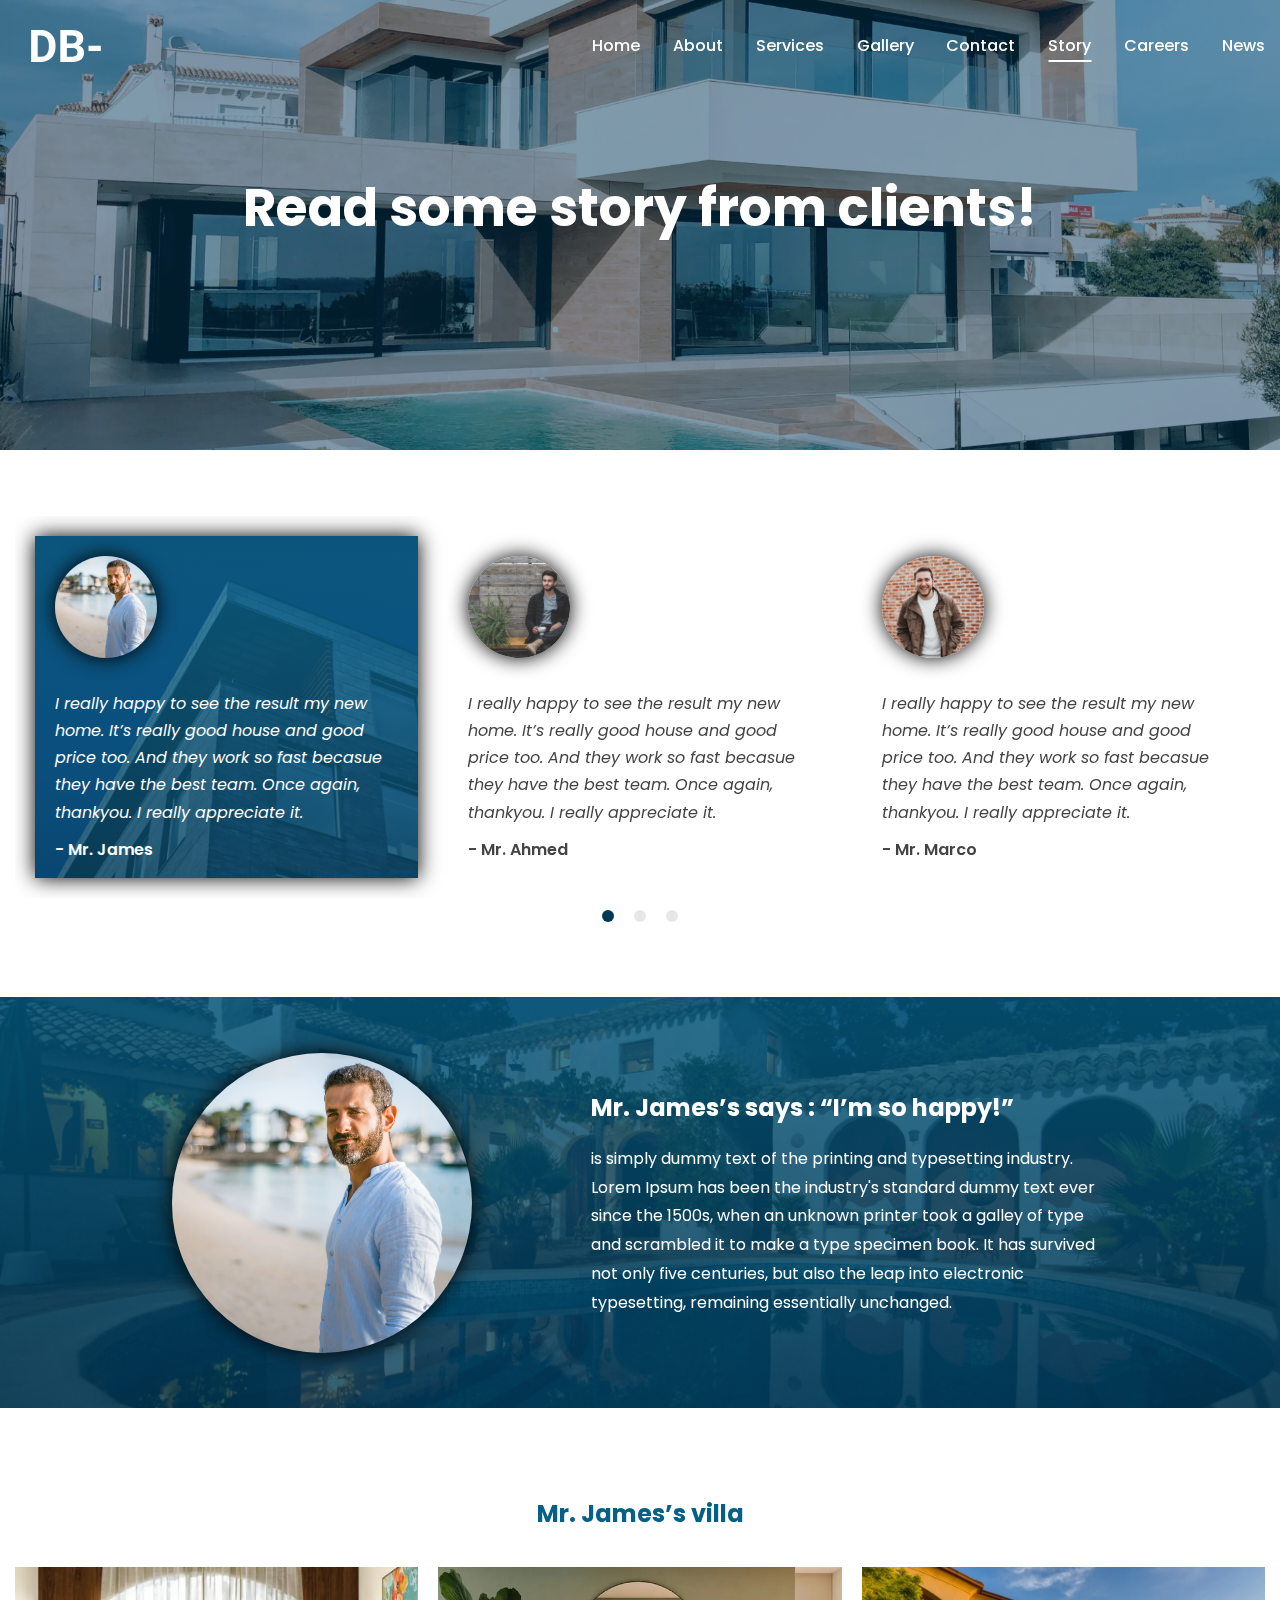
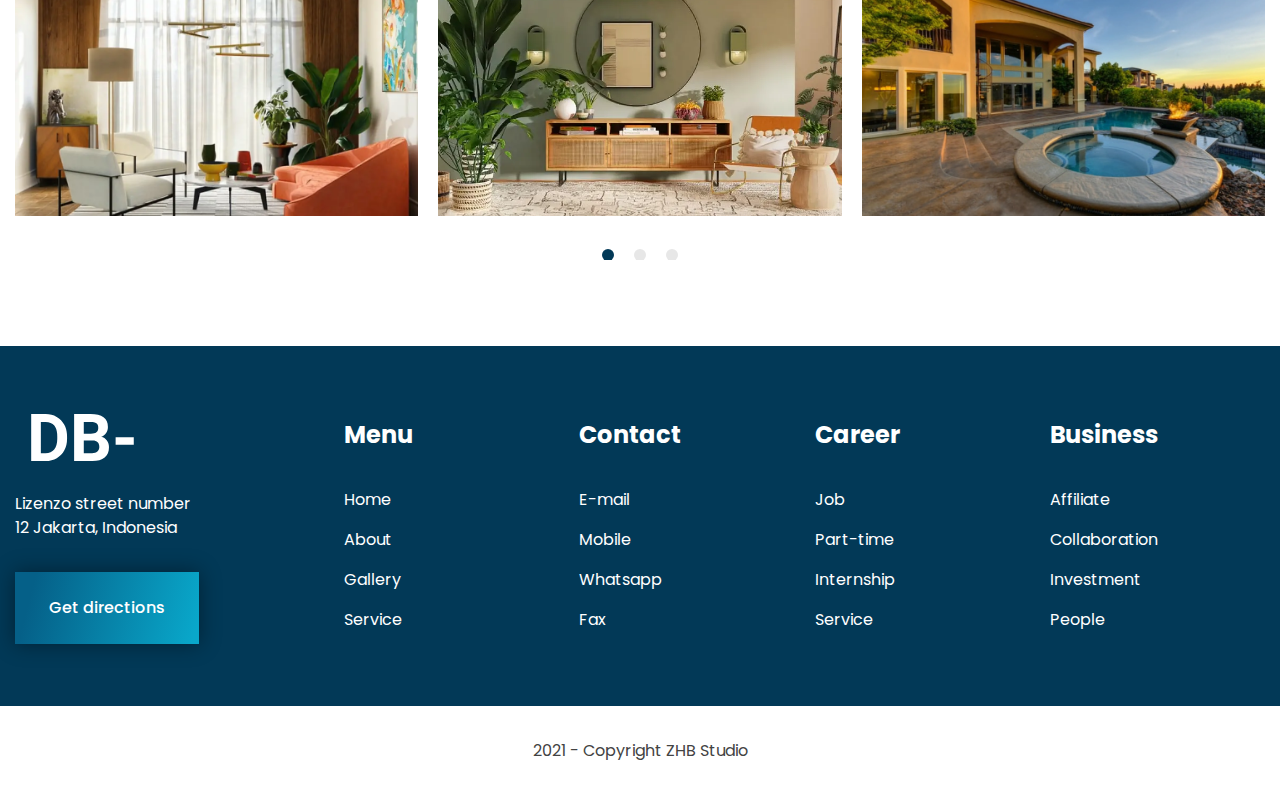
<file: page-story.html>
<!DOCTYPE html>
<html lang="ru">

<head>
	<title>Story</title>
	<meta charset="UTF-8">
	<meta name="format-detection" content="telephone=no">
	<!-- <style>body{opacity: 0;}</style> -->
	<link rel="stylesheet" href="css/style.min.css?_v=20220629151959">
	<link rel="shortcut icon" href="favicon.ico">
	<!-- <meta name="robots" content="noindex, nofollow"> -->
	<meta name="viewport" content="width=device-width, initial-scale=1.0">
</head>

<body>
	<div class="wrapper">
		<header class="header">
			<div class="header__container">
				<a href="" class="header__logo"><img src="img/header/logo-white.svg" alt="logo"></a>
				<div class="header__menu menu">
					<nav class="menu__body">
						<ul class="menu__list">
							<li class="menu__item"><a href="page-home.html" class="menu__link">Home</a></li>
							<li class="menu__item"><a href="page-about.html" class="menu__link">About</a></li>
							<li class="menu__item"><a href="page-services.html" class="menu__link">Services</a></li>
							<li class="menu__item"><a href="page-gallery.html" class="menu__link">Gallery</a></li>
							<li class="menu__item"><a href="page-contact.html" class="menu__link">Contact</a></li>
							<li class="menu__item"><a href="page-story.html" class="menu__link _active">Story</a></li>
							<li class="menu__item"><a href="page-careers.html" class="menu__link">Careers</a></li>
							<li class="menu__item"><a href="page-news.html" class="menu__link">News</a></li>
						</ul>
					</nav>
					<button type="button" class="menu__icon icon-menu"><span></span></button>
				</div>
			</div>
		</header>
		<main class="page-story">
			<section class="page-story__main main-subpage">
				<div class="main-subpage__container">
					<div class="main-subpage__body">
						<h1 class="main-subpage__title main-subpage__title_story">Read some story from clients!</h1>
					</div>
				</div>
				<div class="main-subpage__image-ibg">
					<picture><source srcset="img/main/main-image.webp" type="image/webp"><img src="img/main/main-image.jpg" alt="main image"></picture>
				</div>
			</section>
			<section class="page-story__story story">
				<div class="story__container">
					<div class="story__thumbs thumbs-story">
						<!-- Оболочка слайдера -->
						<div class="thumbs-story__slider swiper">
							<!-- Двигающееся часть слайдера -->
							<div class="thumbs-story__wrapper swiper-wrapper">
								<!-- Слайд -->
								<div class="thumbs-story__slide swiper-slide">
									<div class="card-tab">
										<div class="card-tab__image-ibg client-image-ibg"><picture><source srcset="img/our-works/11.webp" type="image/webp"><img src="img/our-works/11.jpg" alt="client photo"></picture></div>
										<div class="card-tab__content">
											<div class="card-tab__text">
												<p>I really happy to see the result my new home. It’s really good house and good price too. And they work so fast becasue they have the best team. Once again, thankyou. I really appreciate it.</p>
											</div>
											<div class="card-tab__author"><span>-</span> Mr. James</div>
										</div>
									</div>
								</div>
								<div class="thumbs-story__slide swiper-slide">
									<div class="card-tab">
										<div class="card-tab__image-ibg client-image-ibg"><picture><source srcset="img/page-story/02.webp" type="image/webp"><img src="img/page-story/02.jpg" alt="client photo"></picture></div>
										<div class="card-tab__content">
											<div class="card-tab__text">
												<p>I really happy to see the result my new home. It’s really good house and good price too. And they work so fast becasue they have the best team. Once again, thankyou. I really appreciate it.</p>
											</div>
											<div class="card-tab__author"><span>-</span> Mr. Ahmed</div>
										</div>
									</div>
								</div>
								<div class="thumbs-story__slide swiper-slide">
									<div class="card-tab">
										<div class="card-tab__image-ibg client-image-ibg"><picture><source srcset="img/page-story/03.webp" type="image/webp"><img src="img/page-story/03.jpg" alt="client photo"></picture></div>
										<div class="card-tab__content">
											<div class="card-tab__text">
												<p>I really happy to see the result my new home. It’s really good house and good price too. And they work so fast becasue they have the best team. Once again, thankyou. I really appreciate it.</p>
											</div>
											<div class="card-tab__author"><span>-</span> Mr. Marco</div>
										</div>
									</div>
								</div>
							</div>
						</div>

					</div>
				</div>
				<div class="story__content">
					<div class="story__slider swiper">
						<div class="story__swiper-pagination"></div>
						<div class="story__wrapper swiper-wrapper">
							<div class="story__slide swiper-slide">
								<div class="story__body">
									<div class="story__client-story-banner client-story-banner">
										<div class="client-story-banner__background-ibg">
											<picture><source data-srcset="img/get-offer/bg.webp" srcset="[data-uri]" type="image/webp"><img src="[data-uri]"  data-src="img/get-offer/bg.jpg" alt="background"></picture>
										</div>
										<div class="client-story-banner__body">
											<div class="client-story-banner__image-ibg client-image-ibg"><picture><source data-srcset="img/our-works/11.webp" srcset="[data-uri]" type="image/webp"><img src="[data-uri]"  data-src="img/our-works/11.jpg" alt="client photo"></picture></div>
											<div class="client-story-banner__content">
												<div class="client-story-banner__title-text common-title-text">
													<h2 class="common-title-text__title">Mr. James’s says : “I’m so happy!”</h2>
													<div class="common-title-text__text">
														<p>is simply dummy text of the printing and typesetting industry. Lorem Ipsum has been the industry's standard dummy text ever since the 1500s, when an unknown printer took a galley of type and scrambled it to make a type specimen book. It has survived not only five centuries, but also the leap into electronic typesetting, remaining essentially unchanged.</p>
													</div>
												</div>
											</div>
										</div>
									</div>
									<div class="tabs__client-gallery-swiper client-gallery-swiper">
										<div class="client-gallery-swiper__container">
											<h2 class="client-gallery-swiper__title">Mr. James’s villa</h2>
											<!-- Оболочка слайдера -->
											<div class="client-gallery-swiper__slider swiper">
												<!-- Двигающееся часть слайдера -->
												<div data-gallery-james class="client-gallery-swiper__wrapper swiper-wrapper">
													<!-- Слайд -->
													<div class="client-gallery-swiper__slide swiper-slide">
														<div data-src="img/our-works/06.jpg" class="client-gallery-swiper__image-ibg"><picture><source data-srcset="img/our-works/06.webp" srcset="[data-uri]" type="image/webp"><img src="[data-uri]"  data-src="img/our-works/06.jpg" alt="gallery-image"></picture></div>
													</div>
													<div class="client-gallery-swiper__slide swiper-slide">
														<div data-src="img/our-works/08.jpg" class="client-gallery-swiper__image-ibg"><picture><source data-srcset="img/our-works/08.webp" srcset="[data-uri]" type="image/webp"><img src="[data-uri]"  data-src="img/our-works/08.jpg" alt="gallery-image"></picture></div>
													</div>
													<div class="client-gallery-swiper__slide swiper-slide">
														<div data-src="img/our-works/10.jpg" class="client-gallery-swiper__image-ibg"><picture><source data-srcset="img/our-works/10.webp" srcset="[data-uri]" type="image/webp"><img src="[data-uri]"  data-src="img/our-works/10.jpg" alt="gallery-image"></picture></div>
													</div>
													<div class="client-gallery-swiper__slide swiper-slide">
														<div data-src="img/our-works/07.jpg" class="client-gallery-swiper__image-ibg"><picture><source data-srcset="img/our-works/07.webp" srcset="[data-uri]" type="image/webp"><img src="[data-uri]"  data-src="img/our-works/07.jpg" alt="gallery-image"></picture></div>
													</div>
													<div class="client-gallery-swiper__slide swiper-slide">
														<div data-src="img/our-works/05.jpg" class="client-gallery-swiper__image-ibg"><picture><source data-srcset="img/our-works/05.webp" srcset="[data-uri]" type="image/webp"><img src="[data-uri]"  data-src="img/our-works/05.jpg" alt="gallery-image"></picture></div>
													</div>
													<div class="client-gallery-swiper__slide swiper-slide">
														<div data-src="img/our-works/03.jpg" class="client-gallery-swiper__image-ibg"><picture><source data-srcset="img/our-works/03.webp" srcset="[data-uri]" type="image/webp"><img src="[data-uri]"  data-src="img/our-works/03.jpg" alt="gallery-image"></picture></div>
													</div>
													<div class="client-gallery-swiper__slide swiper-slide">
														<div data-src="img/our-works/04.jpg" class="client-gallery-swiper__image-ibg"><picture><source data-srcset="img/our-works/04.webp" srcset="[data-uri]" type="image/webp"><img src="[data-uri]"  data-src="img/our-works/04.jpg" alt="gallery-image"></picture></div>
													</div>
													<div class="client-gallery-swiper__slide swiper-slide">
														<div data-src="img/our-works/09.jpg" class="client-gallery-swiper__image-ibg"><picture><source data-srcset="img/our-works/09.webp" srcset="[data-uri]" type="image/webp"><img src="[data-uri]"  data-src="img/our-works/09.jpg" alt="gallery-image"></picture></div>
													</div>
													<div class="client-gallery-swiper__slide swiper-slide">
														<div data-src="img/our-works/01.jpg" class="client-gallery-swiper__image-ibg"><picture><source data-srcset="img/our-works/01.webp" srcset="[data-uri]" type="image/webp"><img src="[data-uri]"  data-src="img/our-works/01.jpg" alt="gallery-image"></picture></div>
													</div>
												</div>
												<!-- Если нужна пагинация -->
												<div class="client-gallery-swiper__swiper-pagination"></div>
											</div>
										</div>
									</div>
								</div>
							</div>
							<div class="story__slide swiper-slide">
								<div class="story__body">
									<div class="story__client-story-banner client-story-banner">
										<div class="client-story-banner__background-ibg">
											<picture><source data-srcset="img/our-works/04.webp" srcset="[data-uri]" type="image/webp"><img src="[data-uri]"  data-src="img/our-works/04.jpg" alt="background"></picture>
										</div>
										<div class="client-story-banner__body">
											<div class="client-story-banner__image-ibg"><picture><source data-srcset="img/page-story/02.webp" srcset="[data-uri]" type="image/webp"><img src="[data-uri]"  data-src="img/page-story/02.jpg" alt="client photo"></picture></div>
											<div class="client-story-banner__content">
												<div class="client-story-banner__title-text common-title-text">
													<h2 class="common-title-text__title">Mr. Ahmed says : “Russ-ni Peace-da!”</h2>
													<div class="common-title-text__text">
														<p>is simply dummy text of the printing and typesetting industry. Lorem Ipsum has been the industry's standard dummy text ever since the 1500s, when an unknown printer took a galley of type and scrambled it to make a type specimen book. It has survived not only five centuries, but also the leap into electronic typesetting, remaining essentially unchanged.</p>
													</div>
												</div>
											</div>
										</div>
									</div>
									<div class="tabs__client-gallery-swiper client-gallery-swiper">
										<div class="client-gallery-swiper__container">
											<h2 class="client-gallery-swiper__title">Mr. Ahmed’s villa</h2>
											<!-- Оболочка слайдера -->
											<div class="client-gallery-swiper__slider swiper">
												<!-- Двигающееся часть слайдера -->
												<div data-gallery-ahmed class="client-gallery-swiper__wrapper swiper-wrapper">
													<!-- Слайд -->
													<div class="client-gallery-swiper__slide swiper-slide">
														<div data-src="img/our-works/09.jpg" class="client-gallery-swiper__image-ibg"><picture><source data-srcset="img/our-works/09.webp" srcset="[data-uri]" type="image/webp"><img src="[data-uri]"  data-src="img/our-works/09.jpg" alt="gallery-image"></picture></div>
													</div>
													<div class="client-gallery-swiper__slide swiper-slide">
														<div data-src="img/our-works/07.jpg" class="client-gallery-swiper__image-ibg"><picture><source data-srcset="img/our-works/07.webp" srcset="[data-uri]" type="image/webp"><img src="[data-uri]"  data-src="img/our-works/07.jpg" alt="gallery-image"></picture></div>
													</div>
													<div class="client-gallery-swiper__slide swiper-slide">
														<div data-src="img/our-works/05.jpg" class="client-gallery-swiper__image-ibg"><picture><source data-srcset="img/our-works/05.webp" srcset="[data-uri]" type="image/webp"><img src="[data-uri]"  data-src="img/our-works/05.jpg" alt="gallery-image"></picture></div>
													</div>
													<div class="client-gallery-swiper__slide swiper-slide">
														<div data-src="img/our-works/06.jpg" class="client-gallery-swiper__image-ibg"><picture><source data-srcset="img/our-works/06.webp" srcset="[data-uri]" type="image/webp"><img src="[data-uri]"  data-src="img/our-works/06.jpg" alt="gallery-image"></picture></div>
													</div>
													<div class="client-gallery-swiper__slide swiper-slide">
														<div data-src="img/our-works/03.jpg" class="client-gallery-swiper__image-ibg"><picture><source data-srcset="img/our-works/03.webp" srcset="[data-uri]" type="image/webp"><img src="[data-uri]"  data-src="img/our-works/03.jpg" alt="gallery-image"></picture></div>
													</div>
													<div class="client-gallery-swiper__slide swiper-slide">
														<div data-src="img/our-works/08.jpg" class="client-gallery-swiper__image-ibg"><picture><source data-srcset="img/our-works/08.webp" srcset="[data-uri]" type="image/webp"><img src="[data-uri]"  data-src="img/our-works/08.jpg" alt="gallery-image"></picture></div>
													</div>
													<div class="client-gallery-swiper__slide swiper-slide">
														<div data-src="img/our-works/10.jpg" class="client-gallery-swiper__image-ibg"><picture><source data-srcset="img/our-works/10.webp" srcset="[data-uri]" type="image/webp"><img src="[data-uri]"  data-src="img/our-works/10.jpg" alt="gallery-image"></picture></div>
													</div>
													<div class="client-gallery-swiper__slide swiper-slide">
														<div data-src="img/our-works/04.jpg" class="client-gallery-swiper__image-ibg"><picture><source data-srcset="img/our-works/04.webp" srcset="[data-uri]" type="image/webp"><img src="[data-uri]"  data-src="img/our-works/04.jpg" alt="gallery-image"></picture></div>
													</div>
													<div class="client-gallery-swiper__slide swiper-slide">
														<div data-src="img/our-works/01.jpg" class="client-gallery-swiper__image-ibg"><picture><source data-srcset="img/our-works/01.webp" srcset="[data-uri]" type="image/webp"><img src="[data-uri]"  data-src="img/our-works/01.jpg" alt="gallery-image"></picture></div>
													</div>
												</div>
												<!-- Если нужна пагинация -->
												<div class="client-gallery-swiper__swiper-pagination"></div>
											</div>
										</div>
									</div>
								</div>
							</div>
							<div class="story__slide swiper-slide">
								<div class="story__body">
									<div class="story__client-story-banner client-story-banner">
										<div class="client-story-banner__background-ibg">
											<picture><source data-srcset="img/main/main-image.webp" srcset="[data-uri]" type="image/webp"><img src="[data-uri]"  data-src="img/main/main-image.jpg" alt="background"></picture>
										</div>
										<div class="client-story-banner__body">
											<div class="client-story-banner__image-ibg"><picture><source data-srcset="img/page-story/03.webp" srcset="[data-uri]" type="image/webp"><img src="[data-uri]"  data-src="img/page-story/03.jpg" alt="client photo"></picture></div>
											<div class="client-story-banner__content">
												<div class="client-story-banner__title-text common-title-text">
													<h2 class="common-title-text__title">Mr. Marco says : “My new house perfect!”</h2>
													<div class="common-title-text__text">
														<p>is simply dummy text of the printing and typesetting industry. Lorem Ipsum has been the industry's standard dummy text ever since the 1500s, when an unknown printer took a galley of type and scrambled it to make a type specimen book. It has survived not only five centuries, but also the leap into electronic typesetting, remaining essentially unchanged.</p>
													</div>
												</div>
											</div>
										</div>
									</div>
									<div class="tabs__client-gallery-swiper client-gallery-swiper">
										<div class="client-gallery-swiper__container">
											<h2 class="client-gallery-swiper__title">Mr. Marco’s villa</h2>
											<!-- Оболочка слайдера -->
											<div class="client-gallery-swiper__slider swiper">
												<!-- Двигающееся часть слайдера -->
												<div data-gallery-marco class="client-gallery-swiper__wrapper swiper-wrapper">
													<!-- Слайд -->
													<div class="client-gallery-swiper__slide swiper-slide">
														<div data-src="img/our-works/03.jpg" class="client-gallery-swiper__image-ibg"><picture><source data-srcset="img/our-works/03.webp" srcset="[data-uri]" type="image/webp"><img src="[data-uri]"  data-src="img/our-works/03.jpg" alt="gallery-image"></picture></div>
													</div>
													<div class="client-gallery-swiper__slide swiper-slide">
														<div data-src="img/our-works/01.jpg" class="client-gallery-swiper__image-ibg"><picture><source data-srcset="img/our-works/01.webp" srcset="[data-uri]" type="image/webp"><img src="[data-uri]"  data-src="img/our-works/01.jpg" alt="gallery-image"></picture></div>
													</div>
													<div class="client-gallery-swiper__slide swiper-slide">
														<div data-src="img/our-works/08.jpg" class="client-gallery-swiper__image-ibg"><picture><source data-srcset="img/our-works/08.webp" srcset="[data-uri]" type="image/webp"><img src="[data-uri]"  data-src="img/our-works/08.jpg" alt="gallery-image"></picture></div>
													</div>
													<div class="client-gallery-swiper__slide swiper-slide">
														<div data-src="img/our-works/06.jpg" class="client-gallery-swiper__image-ibg"><picture><source data-srcset="img/our-works/06.webp" srcset="[data-uri]" type="image/webp"><img src="[data-uri]"  data-src="img/our-works/06.jpg" alt="gallery-image"></picture></div>
													</div>
													<div class="client-gallery-swiper__slide swiper-slide">
														<div data-src="img/our-works/05.jpg" class="client-gallery-swiper__image-ibg"><picture><source data-srcset="img/our-works/05.webp" srcset="[data-uri]" type="image/webp"><img src="[data-uri]"  data-src="img/our-works/05.jpg" alt="gallery-image"></picture></div>
													</div>
													<div class="client-gallery-swiper__slide swiper-slide">
														<div data-src="img/our-works/04.jpg" class="client-gallery-swiper__image-ibg"><picture><source data-srcset="img/our-works/04.webp" srcset="[data-uri]" type="image/webp"><img src="[data-uri]"  data-src="img/our-works/04.jpg" alt="gallery-image"></picture></div>
													</div>
													<div class="client-gallery-swiper__slide swiper-slide">
														<div data-src="img/our-works/10.jpg" class="client-gallery-swiper__image-ibg"><picture><source data-srcset="img/our-works/10.webp" srcset="[data-uri]" type="image/webp"><img src="[data-uri]"  data-src="img/our-works/10.jpg" alt="gallery-image"></picture></div>
													</div>
													<div class="client-gallery-swiper__slide swiper-slide">
														<div data-src="img/our-works/07.jpg" class="client-gallery-swiper__image-ibg"><picture><source data-srcset="img/our-works/07.webp" srcset="[data-uri]" type="image/webp"><img src="[data-uri]"  data-src="img/our-works/07.jpg" alt="gallery-image"></picture></div>
													</div>
													<div class="client-gallery-swiper__slide swiper-slide">
														<div data-src="img/our-works/09.jpg" class="client-gallery-swiper__image-ibg"><picture><source data-srcset="img/our-works/09.webp" srcset="[data-uri]" type="image/webp"><img src="[data-uri]"  data-src="img/our-works/09.jpg" alt="gallery-image"></picture></div>
													</div>
												</div>
												<!-- Если нужна пагинация -->
												<div class="client-gallery-swiper__swiper-pagination"></div>
											</div>
										</div>
									</div>
								</div>
							</div>
						</div>
					</div>
				</div>
			</section>

		</main>
		<footer class="footer">
			<div class="footer__top">
				<div class="footer__container">
					<div class="footer__body">
						<article class="footer__column">
							<a href="" class="footer__logo"><img src="img/header/logo-white.svg" alt="Logo"></a>
							<p class="footer__text">Lizenzo street number 12 Jakarta, Indonesia</p>
							<button type="button" class="footer__link-button common-button">Get directions</button>
						</article>
						<nav data-spollers="479.98,max" data-one-spoller class="footer__menu menu-footer">
							<article class="menu-footer__column">
								<button type="button" data-spoller class="menu-footer__title">Menu</button>
								<ul class="menu-footer__list">
									<li class="menu-footer__item">
										<a href="" class="menu-footer__link">Home</a>
									</li>
									<li class="menu-footer__item">
										<a href="" class="menu-footer__link">About</a>
									</li>
									<li class="menu-footer__item">
										<a href="" class="menu-footer__link">Gallery</a>
									</li>
									<li class="menu-footer__item">
										<a href="" class="menu-footer__link">Service</a>
									</li>
								</ul>
							</article>
							<article class="menu-footer__column">
								<button type="button" data-spoller class="menu-footer__title">Contact</button>
								<ul class="menu-footer__list">
									<li class="menu-footer__item">
										<a href="" class="menu-footer__link">E-mail</a>
									</li>
									<li class="menu-footer__item">
										<a href="" class="menu-footer__link">Mobile</a>
									</li>
									<li class="menu-footer__item">
										<a href="" class="menu-footer__link">Whatsapp</a>
									</li>
									<li class="menu-footer__item">
										<a href="" class="menu-footer__link">Fax</a>
									</li>
								</ul>
							</article>
							<article class="menu-footer__column">
								<button type="button" data-spoller class="menu-footer__title">Career</button>
								<ul class="menu-footer__list">
									<li class="menu-footer__item">
										<a href="" class="menu-footer__link">Job</a>
									</li>
									<li class="menu-footer__item">
										<a href="" class="menu-footer__link">Part-time</a>
									</li>
									<li class="menu-footer__item">
										<a href="" class="menu-footer__link">Internship</a>
									</li>
									<li class="menu-footer__item">
										<a href="" class="menu-footer__link">Service</a>
									</li>
								</ul>
							</article>
							<article class="menu-footer__column">
								<button type="button" data-spoller class="menu-footer__title">Business</button>
								<ul class="menu-footer__list">
									<li class="menu-footer__item">
										<a href="" class="menu-footer__link">Affiliate</a>
									</li>
									<li class="menu-footer__item">
										<a href="" class="menu-footer__link">Collaboration</a>
									</li>
									<li class="menu-footer__item">
										<a href="" class="menu-footer__link">Investment</a>
									</li>
									<li class="menu-footer__item">
										<a href="" class="menu-footer__link">People</a>
									</li>
								</ul>
							</article>
						</nav>
					</div>
				</div>
			</div>
			<div class="footer__copyright">
				<p>2021 - Copyright ZHB Studio</p>
			</div>
		</footer>
	</div>
	<!-- <div id="popup" aria-hidden="true" class="popup">
	<div class="popup__wrapper">
		<div class="popup__content">
			<button data-close type="button" class="popup__close">Закрыть</button>
			<div class="popup__text">
				Text
			</div>
		</div>
	</div>
</div> -->
	<script src="js/app.min.js?_v=20220629151959"></script>
</body>

</html>
</file>
<file: css/style.min.css>
@charset "UTF-8";@import url(https://fonts.googleapis.com/css?family=Poppins:regular,italic,500,600italic,700,700italic&display=swap);@font-face{font-family:icons;font-display:swap;src:url(../fonts/icons.woff2) format("woff2"),url(../fonts/icons.woff) format("woff");font-weight:400;font-style:normal}[class*=_icon-]:before{font-family:icons;font-style:normal;font-weight:400;font-variant:normal;text-transform:none;line-height:1;-webkit-font-smoothing:antialiased;-moz-osx-font-smoothing:grayscale}[class*=_icon-]:before{display:block}._icon-arch:before{content:"\e900"}._icon-banknote:before{content:"\e901"}._icon-building-house:before{content:"\e902"}._icon-clock:before{content:"\e903"}._icon-construct:before{content:"\e904"}._icon-design-building:before{content:"\e905"}._icon-dzikra:before{content:"\e906"}._icon-interior-design:before{content:"\e907"}._icon-partners:before{content:"\e908"}._icon-renovation:before{content:"\e909"}._icon-suitcase:before{content:"\e90a"}._icon-whix:before{content:"\e90b"}*{padding:0;margin:0;border:0}*,:after,:before{-webkit-box-sizing:border-box;box-sizing:border-box}body,html{height:100%;min-width:320px}body{color:#434343;line-height:1;font-family:Poppins;font-size:1rem;-ms-text-size-adjust:100%;-moz-text-size-adjust:100%;-webkit-text-size-adjust:100%;-webkit-font-smoothing:antialiased;-moz-osx-font-smoothing:grayscale}button,input,textarea{font-family:Poppins;font-size:inherit}button{cursor:pointer;color:inherit;background-color:inherit}a{color:inherit}a:link,a:visited{text-decoration:none}a:hover{text-decoration:none}ul li{list-style:none}img{vertical-align:top}h1,h2,h3,h4,h5,h6{font-weight:inherit;font-size:inherit}.wrapper{min-height:100%;display:-webkit-box;display:-ms-flexbox;display:flex;-webkit-box-orient:vertical;-webkit-box-direction:normal;-ms-flex-direction:column;flex-direction:column;overflow:hidden}.wrapper>main{-webkit-box-flex:1;-ms-flex:1 1 auto;flex:1 1 auto}.wrapper>*{min-width:0}[class*=__container]{max-width:81.25rem;-webkit-box-sizing:content-box;box-sizing:content-box;margin:0 auto;padding:0 .9375rem}[class*=-ibg]{position:relative}[class*=-ibg] img{position:absolute;width:100%;height:100%;top:0;left:0;-o-object-fit:cover;object-fit:cover}[class*=-ibg_contain] img{-o-object-fit:contain;object-fit:contain}.video-module__item{-webkit-transition:all .3s ease 0s;-o-transition:all .3s ease 0s;transition:all .3s ease 0s;-webkit-filter:grayscale(1);filter:grayscale(1)}@supports (padding-bottom:clamp(3.75rem ,-1.7857142857rem + 8.9285714286vw ,6.25rem)){.page{padding-bottom:clamp(3.75rem ,-1.7857142857rem + 8.9285714286vw ,6.25rem)}}@supports not (padding-bottom:clamp(3.75rem ,-1.7857142857rem + 8.9285714286vw ,6.25rem)){.page{padding-bottom:calc(3.75rem + 2.5 * (100vw - 62rem)/ 28)}}@supports (padding-top:clamp(2.5rem ,-7.1875rem + 15.625vw ,6.875rem)){.page__our-company{padding-top:clamp(2.5rem ,-7.1875rem + 15.625vw ,6.875rem)}}@supports not (padding-top:clamp(2.5rem ,-7.1875rem + 15.625vw ,6.875rem)){.page__our-company{padding-top:calc(2.5rem + 4.375 * (100vw - 62rem)/ 28)}}@supports (padding-bottom:clamp(2.5rem ,-5.8035714286rem + 13.3928571429vw ,6.25rem)){.page__our-company{padding-bottom:clamp(2.5rem ,-5.8035714286rem + 13.3928571429vw ,6.25rem)}}@supports not (padding-bottom:clamp(2.5rem ,-5.8035714286rem + 13.3928571429vw ,6.25rem)){.page__our-company{padding-bottom:calc(2.5rem + 3.75 * (100vw - 62rem)/ 28)}}@supports (padding-bottom:clamp(2.5rem ,-5.8035714286rem + 13.3928571429vw ,6.25rem)){.page__our-services{padding-bottom:clamp(2.5rem ,-5.8035714286rem + 13.3928571429vw ,6.25rem)}}@supports not (padding-bottom:clamp(2.5rem ,-5.8035714286rem + 13.3928571429vw ,6.25rem)){.page__our-services{padding-bottom:calc(2.5rem + 3.75 * (100vw - 62rem)/ 28)}}.page__our-benefits{margin-bottom:-4.5625rem}@supports (padding-top:clamp(6.25rem ,-3.8526785714rem + 16.2946428571vw ,10.8125rem)){.page__our-works{padding-top:clamp(6.25rem ,-3.8526785714rem + 16.2946428571vw ,10.8125rem)}}@supports not (padding-top:clamp(6.25rem ,-3.8526785714rem + 16.2946428571vw ,10.8125rem)){.page__our-works{padding-top:calc(6.25rem + 4.5625 * (100vw - 62rem)/ 28)}}@supports (padding-top:clamp(6.25rem ,5.5580357143rem + 1.1160714286vw ,6.5625rem)){.page__our-partners{padding-top:clamp(6.25rem ,5.5580357143rem + 1.1160714286vw ,6.5625rem)}}@supports not (padding-top:clamp(6.25rem ,5.5580357143rem + 1.1160714286vw ,6.5625rem)){.page__our-partners{padding-top:calc(6.25rem + .3125 * (100vw - 62rem)/ 28)}}@supports (padding-bottom:clamp(2.5rem ,-6.4955357143rem + 14.5089285714vw ,6.5625rem)){.page__our-partners{padding-bottom:clamp(2.5rem ,-6.4955357143rem + 14.5089285714vw ,6.5625rem)}}@supports not (padding-bottom:clamp(2.5rem ,-6.4955357143rem + 14.5089285714vw ,6.5625rem)){.page__our-partners{padding-bottom:calc(2.5rem + 4.0625 * (100vw - 62rem)/ 28)}}@supports (margin-bottom:clamp(5.625rem ,4.7946428571rem + 1.3392857143vw ,6rem)){.page__video-module{margin-bottom:clamp(5.625rem ,4.7946428571rem + 1.3392857143vw ,6rem)}}@supports not (margin-bottom:clamp(5.625rem ,4.7946428571rem + 1.3392857143vw ,6rem)){.page__video-module{margin-bottom:calc(5.625rem + .375 * (100vw - 62rem)/ 28)}}@supports (margin-bottom:clamp(2.5rem ,-5.8035714286rem + 13.3928571429vw ,6.25rem)){.page__get-offer:not(:last-child){margin-bottom:clamp(2.5rem ,-5.8035714286rem + 13.3928571429vw ,6.25rem)}}@supports not (margin-bottom:clamp(2.5rem ,-5.8035714286rem + 13.3928571429vw ,6.25rem)){.page__get-offer:not(:last-child){margin-bottom:calc(2.5rem + 3.75 * (100vw - 62rem)/ 28)}}@supports (padding-bottom:clamp(3.75rem ,0.9821428571rem + 4.4642857143vw ,5rem)){.page-about{padding-bottom:clamp(3.75rem ,.9821428571rem + 4.4642857143vw ,5rem)}}@supports not (padding-bottom:clamp(3.75rem ,0.9821428571rem + 4.4642857143vw ,5rem)){.page-about{padding-bottom:calc(3.75rem + 1.25 * (100vw - 62rem)/ 28)}}@supports (margin-bottom:clamp(3.75rem ,-1.7857142857rem + 8.9285714286vw ,6.25rem)){.page-about__main:not(:last-child){margin-bottom:clamp(3.75rem ,-1.7857142857rem + 8.9285714286vw ,6.25rem)}}@supports not (margin-bottom:clamp(3.75rem ,-1.7857142857rem + 8.9285714286vw ,6.25rem)){.page-about__main:not(:last-child){margin-bottom:calc(3.75rem + 2.5 * (100vw - 62rem)/ 28)}}@supports (margin-bottom:clamp(2.5rem ,-2.4821428571rem + 8.0357142857vw ,4.75rem)){.page-about__story:not(:last-child){margin-bottom:clamp(2.5rem ,-2.4821428571rem + 8.0357142857vw ,4.75rem)}}@supports not (margin-bottom:clamp(2.5rem ,-2.4821428571rem + 8.0357142857vw ,4.75rem)){.page-about__story:not(:last-child){margin-bottom:calc(2.5rem + 2.25 * (100vw - 62rem)/ 28)}}@supports (margin-bottom:clamp(2.5rem ,-3.0357142857rem + 8.9285714286vw ,5rem)){.page-about__we-love:not(:last-child){margin-bottom:clamp(2.5rem ,-3.0357142857rem + 8.9285714286vw ,5rem)}}@supports not (margin-bottom:clamp(2.5rem ,-3.0357142857rem + 8.9285714286vw ,5rem)){.page-about__we-love:not(:last-child){margin-bottom:calc(2.5rem + 2.5 * (100vw - 62rem)/ 28)}}@supports (padding-bottom:clamp(3.75rem ,-1.7857142857rem + 8.9285714286vw ,6.25rem)){.page-contact{padding-bottom:clamp(3.75rem ,-1.7857142857rem + 8.9285714286vw ,6.25rem)}}@supports not (padding-bottom:clamp(3.75rem ,-1.7857142857rem + 8.9285714286vw ,6.25rem)){.page-contact{padding-bottom:calc(3.75rem + 2.5 * (100vw - 62rem)/ 28)}}@supports (margin-bottom:clamp(3.75rem ,-1.7857142857rem + 8.9285714286vw ,6.25rem)){.page-contact__main:not(:last-child){margin-bottom:clamp(3.75rem ,-1.7857142857rem + 8.9285714286vw ,6.25rem)}}@supports not (margin-bottom:clamp(3.75rem ,-1.7857142857rem + 8.9285714286vw ,6.25rem)){.page-contact__main:not(:last-child){margin-bottom:calc(3.75rem + 2.5 * (100vw - 62rem)/ 28)}}@supports (margin-bottom:clamp(3.75rem ,-1.7857142857rem + 8.9285714286vw ,6.25rem)){.page-contact__lets-talk:not(:last-child){margin-bottom:clamp(3.75rem ,-1.7857142857rem + 8.9285714286vw ,6.25rem)}}@supports not (margin-bottom:clamp(3.75rem ,-1.7857142857rem + 8.9285714286vw ,6.25rem)){.page-contact__lets-talk:not(:last-child){margin-bottom:calc(3.75rem + 2.5 * (100vw - 62rem)/ 28)}}@supports (margin-bottom:clamp(3.75rem ,-1.7857142857rem + 8.9285714286vw ,6.25rem)){.page-contact__contact-us:not(:last-child){margin-bottom:clamp(3.75rem ,-1.7857142857rem + 8.9285714286vw ,6.25rem)}}@supports not (margin-bottom:clamp(3.75rem ,-1.7857142857rem + 8.9285714286vw ,6.25rem)){.page-contact__contact-us:not(:last-child){margin-bottom:calc(3.75rem + 2.5 * (100vw - 62rem)/ 28)}}@supports (padding-bottom:clamp(3.75rem ,-1.7857142857rem + 8.9285714286vw ,6.25rem)){.page-gallery{padding-bottom:clamp(3.75rem ,-1.7857142857rem + 8.9285714286vw ,6.25rem)}}@supports not (padding-bottom:clamp(3.75rem ,-1.7857142857rem + 8.9285714286vw ,6.25rem)){.page-gallery{padding-bottom:calc(3.75rem + 2.5 * (100vw - 62rem)/ 28)}}@supports (margin-bottom:clamp(3.75rem ,-1.7857142857rem + 8.9285714286vw ,6.25rem)){.page-gallery__main:not(:last-child){margin-bottom:clamp(3.75rem ,-1.7857142857rem + 8.9285714286vw ,6.25rem)}}@supports not (margin-bottom:clamp(3.75rem ,-1.7857142857rem + 8.9285714286vw ,6.25rem)){.page-gallery__main:not(:last-child){margin-bottom:calc(3.75rem + 2.5 * (100vw - 62rem)/ 28)}}@supports (margin-bottom:clamp(3.75rem ,-1.7857142857rem + 8.9285714286vw ,6.25rem)){.page-gallery__gallery:not(:last-child){margin-bottom:clamp(3.75rem ,-1.7857142857rem + 8.9285714286vw ,6.25rem)}}@supports not (margin-bottom:clamp(3.75rem ,-1.7857142857rem + 8.9285714286vw ,6.25rem)){.page-gallery__gallery:not(:last-child){margin-bottom:calc(3.75rem + 2.5 * (100vw - 62rem)/ 28)}}@supports (padding-bottom:clamp(3.75rem ,-1.7857142857rem + 8.9285714286vw ,6.25rem)){.page-news{padding-bottom:clamp(3.75rem ,-1.7857142857rem + 8.9285714286vw ,6.25rem)}}@supports not (padding-bottom:clamp(3.75rem ,-1.7857142857rem + 8.9285714286vw ,6.25rem)){.page-news{padding-bottom:calc(3.75rem + 2.5 * (100vw - 62rem)/ 28)}}@supports (margin-bottom:clamp(3.75rem ,-1.7857142857rem + 8.9285714286vw ,6.25rem)){.page-news__main:not(:last-child){margin-bottom:clamp(3.75rem ,-1.7857142857rem + 8.9285714286vw ,6.25rem)}}@supports not (margin-bottom:clamp(3.75rem ,-1.7857142857rem + 8.9285714286vw ,6.25rem)){.page-news__main:not(:last-child){margin-bottom:calc(3.75rem + 2.5 * (100vw - 62rem)/ 28)}}@supports (margin-bottom:clamp(3.75rem ,-1.7857142857rem + 8.9285714286vw ,6.25rem)){.page-news__news:not(:last-child){margin-bottom:clamp(3.75rem ,-1.7857142857rem + 8.9285714286vw ,6.25rem)}}@supports not (margin-bottom:clamp(3.75rem ,-1.7857142857rem + 8.9285714286vw ,6.25rem)){.page-news__news:not(:last-child){margin-bottom:calc(3.75rem + 2.5 * (100vw - 62rem)/ 28)}}@supports (padding-bottom:clamp(3.75rem ,-1.7857142857rem + 8.9285714286vw ,6.25rem)){.page-careers{padding-bottom:clamp(3.75rem ,-1.7857142857rem + 8.9285714286vw ,6.25rem)}}@supports not (padding-bottom:clamp(3.75rem ,-1.7857142857rem + 8.9285714286vw ,6.25rem)){.page-careers{padding-bottom:calc(3.75rem + 2.5 * (100vw - 62rem)/ 28)}}@supports (margin-bottom:clamp(3.75rem ,-1.7857142857rem + 8.9285714286vw ,6.25rem)){.page-careers__main:not(:last-child){margin-bottom:clamp(3.75rem ,-1.7857142857rem + 8.9285714286vw ,6.25rem)}}@supports not (margin-bottom:clamp(3.75rem ,-1.7857142857rem + 8.9285714286vw ,6.25rem)){.page-careers__main:not(:last-child){margin-bottom:calc(3.75rem + 2.5 * (100vw - 62rem)/ 28)}}@supports (margin-bottom:clamp(3.75rem ,-1.7857142857rem + 8.9285714286vw ,6.25rem)){.page-careers__careers:not(:last-child){margin-bottom:clamp(3.75rem ,-1.7857142857rem + 8.9285714286vw ,6.25rem)}}@supports not (margin-bottom:clamp(3.75rem ,-1.7857142857rem + 8.9285714286vw ,6.25rem)){.page-careers__careers:not(:last-child){margin-bottom:calc(3.75rem + 2.5 * (100vw - 62rem)/ 28)}}@supports (padding-bottom:clamp(3.75rem ,-1.7857142857rem + 8.9285714286vw ,6.25rem)){.page-story{padding-bottom:clamp(3.75rem ,-1.7857142857rem + 8.9285714286vw ,6.25rem)}}@supports not (padding-bottom:clamp(3.75rem ,-1.7857142857rem + 8.9285714286vw ,6.25rem)){.page-story{padding-bottom:calc(3.75rem + 2.5 * (100vw - 62rem)/ 28)}}@supports (margin-bottom:clamp(3.75rem ,-1.7857142857rem + 8.9285714286vw ,6.25rem)){.page-story__main:not(:last-child){margin-bottom:clamp(3.75rem ,-1.7857142857rem + 8.9285714286vw ,6.25rem)}}@supports not (margin-bottom:clamp(3.75rem ,-1.7857142857rem + 8.9285714286vw ,6.25rem)){.page-story__main:not(:last-child){margin-bottom:calc(3.75rem + 2.5 * (100vw - 62rem)/ 28)}}@supports (margin-bottom:clamp(3.75rem ,-1.7857142857rem + 8.9285714286vw ,6.25rem)){.page-story__tabs:not(:last-child){margin-bottom:clamp(3.75rem ,-1.7857142857rem + 8.9285714286vw ,6.25rem)}}@supports not (margin-bottom:clamp(3.75rem ,-1.7857142857rem + 8.9285714286vw ,6.25rem)){.page-story__tabs:not(:last-child){margin-bottom:calc(3.75rem + 2.5 * (100vw - 62rem)/ 28)}}@supports (margin-bottom:clamp(3.75rem ,-1.7857142857rem + 8.9285714286vw ,6.25rem)){.page-story__client-gallery-swiper:not(:last-child){margin-bottom:clamp(3.75rem ,-1.7857142857rem + 8.9285714286vw ,6.25rem)}}@supports not (margin-bottom:clamp(3.75rem ,-1.7857142857rem + 8.9285714286vw ,6.25rem)){.page-story__client-gallery-swiper:not(:last-child){margin-bottom:calc(3.75rem + 2.5 * (100vw - 62rem)/ 28)}}@supports (margin-bottom:clamp(3.75rem ,-1.7857142857rem + 8.9285714286vw ,6.25rem)){.page-story__story:not(:last-child){margin-bottom:clamp(3.75rem ,-1.7857142857rem + 8.9285714286vw ,6.25rem)}}@supports not (margin-bottom:clamp(3.75rem ,-1.7857142857rem + 8.9285714286vw ,6.25rem)){.page-story__story:not(:last-child){margin-bottom:calc(3.75rem + 2.5 * (100vw - 62rem)/ 28)}}@supports (padding-bottom:clamp(3.75rem ,-1.7857142857rem + 8.9285714286vw ,6.25rem)){.page-services{padding-bottom:clamp(3.75rem ,-1.7857142857rem + 8.9285714286vw ,6.25rem)}}@supports not (padding-bottom:clamp(3.75rem ,-1.7857142857rem + 8.9285714286vw ,6.25rem)){.page-services{padding-bottom:calc(3.75rem + 2.5 * (100vw - 62rem)/ 28)}}@supports (margin-bottom:clamp(3.75rem ,-1.7857142857rem + 8.9285714286vw ,6.25rem)){.page-services__main:not(:last-child){margin-bottom:clamp(3.75rem ,-1.7857142857rem + 8.9285714286vw ,6.25rem)}}@supports not (margin-bottom:clamp(3.75rem ,-1.7857142857rem + 8.9285714286vw ,6.25rem)){.page-services__main:not(:last-child){margin-bottom:calc(3.75rem + 2.5 * (100vw - 62rem)/ 28)}}@supports (margin-bottom:clamp(3.75rem ,-1.7857142857rem + 8.9285714286vw ,6.25rem)){.page-services__services:not(:last-child){margin-bottom:clamp(3.75rem ,-1.7857142857rem + 8.9285714286vw ,6.25rem)}}@supports not (margin-bottom:clamp(3.75rem ,-1.7857142857rem + 8.9285714286vw ,6.25rem)){.page-services__services:not(:last-child){margin-bottom:calc(3.75rem + 2.5 * (100vw - 62rem)/ 28)}}@supports (margin-bottom:clamp(3.75rem ,-1.7857142857rem + 8.9285714286vw ,6.25rem)){.page-services__design-building:not(:last-child){margin-bottom:clamp(3.75rem ,-1.7857142857rem + 8.9285714286vw ,6.25rem)}}@supports not (margin-bottom:clamp(3.75rem ,-1.7857142857rem + 8.9285714286vw ,6.25rem)){.page-services__design-building:not(:last-child){margin-bottom:calc(3.75rem + 2.5 * (100vw - 62rem)/ 28)}}@supports (margin-bottom:clamp(3.75rem ,-1.7857142857rem + 8.9285714286vw ,6.25rem)){.page-services__designer:not(:last-child){margin-bottom:clamp(3.75rem ,-1.7857142857rem + 8.9285714286vw ,6.25rem)}}@supports not (margin-bottom:clamp(3.75rem ,-1.7857142857rem + 8.9285714286vw ,6.25rem)){.page-services__designer:not(:last-child){margin-bottom:calc(3.75rem + 2.5 * (100vw - 62rem)/ 28)}}@supports (padding-bottom:clamp(3.75rem ,-1.7857142857rem + 8.9285714286vw ,6.25rem)){.page-process{padding-bottom:clamp(3.75rem ,-1.7857142857rem + 8.9285714286vw ,6.25rem)}}@supports not (padding-bottom:clamp(3.75rem ,-1.7857142857rem + 8.9285714286vw ,6.25rem)){.page-process{padding-bottom:calc(3.75rem + 2.5 * (100vw - 62rem)/ 28)}}@supports (margin-bottom:clamp(3.75rem ,-1.7857142857rem + 8.9285714286vw ,6.25rem)){.page-process__main:not(:last-child){margin-bottom:clamp(3.75rem ,-1.7857142857rem + 8.9285714286vw ,6.25rem)}}@supports not (margin-bottom:clamp(3.75rem ,-1.7857142857rem + 8.9285714286vw ,6.25rem)){.page-process__main:not(:last-child){margin-bottom:calc(3.75rem + 2.5 * (100vw - 62rem)/ 28)}}@supports (margin-bottom:clamp(3.75rem ,-1.7857142857rem + 8.9285714286vw ,6.25rem)){.page-process__product:not(:last-child){margin-bottom:clamp(3.75rem ,-1.7857142857rem + 8.9285714286vw ,6.25rem)}}@supports not (margin-bottom:clamp(3.75rem ,-1.7857142857rem + 8.9285714286vw ,6.25rem)){.page-process__product:not(:last-child){margin-bottom:calc(3.75rem + 2.5 * (100vw - 62rem)/ 28)}}.main-subpage{position:relative;overflow:hidden;min-height:28.125rem}@supports (padding-top:clamp(6.125rem ,0.5892857143rem + 8.9285714286vw ,8.625rem)){.main-subpage{padding-top:clamp(6.125rem ,.5892857143rem + 8.9285714286vw ,8.625rem)}}@supports not (padding-top:clamp(6.125rem ,0.5892857143rem + 8.9285714286vw ,8.625rem)){.main-subpage{padding-top:calc(6.125rem + 2.5 * (100vw - 62rem)/ 28)}}.main-subpage__body{padding-top:2.8125rem;padding-bottom:6.5625rem;display:-webkit-box;display:-ms-flexbox;display:flex;-webkit-box-pack:center;-ms-flex-pack:center;justify-content:center;position:relative;z-index:2}.main-subpage__body_galley{padding-bottom:11.25rem}.main-subpage__title{font-weight:700;line-height:1.5;color:#fff;text-align:center;-webkit-box-flex:0;-ms-flex:0 1 56.92%;flex:0 1 56.92%}@supports (font-size:clamp(1.75rem ,1.0357142857rem + 3.5714285714vw ,3.25rem)){.main-subpage__title{font-size:clamp(1.75rem ,1.0357142857rem + 3.5714285714vw ,3.25rem)}}@supports not (font-size:clamp(1.75rem ,1.0357142857rem + 3.5714285714vw ,3.25rem)){.main-subpage__title{font-size:calc(1.75rem + 1.5 * (100vw - 20rem)/ 42)}}.main-subpage__title_contact{-webkit-box-flex:0;-ms-flex:0 1 78.6%;flex:0 1 78.6%}.main-subpage__title_news{-webkit-box-flex:0;-ms-flex:0 1 60.77%;flex:0 1 60.77%}.main-subpage__title_careers{-webkit-box-flex:0;-ms-flex:0 1 77%;flex:0 1 77%}.main-subpage__title_story{-webkit-box-flex:0;-ms-flex:0 1 77%;flex:0 1 77%}.main-subpage__title_process{-webkit-box-flex:0;-ms-flex:0 1 77%;flex:0 1 77%}.main-subpage__image-ibg{padding-bottom:31.25%;position:absolute;top:0;left:0;height:100%;width:100%}.main-subpage__image-ibg::after{content:"";position:absolute;width:100%;height:100%;top:0;left:0;background:-webkit-gradient(linear,left bottom,left top,from(rgba(2,57,87,.5)),to(rgba(2,57,87,.5)));background:-o-linear-gradient(bottom,rgba(2,57,87,.5),rgba(2,57,87,.5));background:linear-gradient(0deg,rgba(2,57,87,.5),rgba(2,57,87,.5))}.common-button{display:inline-block;font-weight:500;line-height:170%;color:#fff;padding:1.375rem 2.125rem;background:-o-linear-gradient(345.42deg,#056088 10.57%,#09a7ca 96.62%);background:linear-gradient(104.58deg,#056088 10.57%,#09a7ca 96.62%);-webkit-transition:all .3s ease 0s;-o-transition:all .3s ease 0s;transition:all .3s ease 0s;-webkit-box-shadow:0 0 1.25rem rgba(0,0,0,.42);box-shadow:0 0 1.25rem rgba(0,0,0,.42);text-align:center;min-width:9.875rem}.common-title-text:not(:last-child){margin-bottom:1rem}.common-title-text__title{font-weight:700;font-size:1.5rem;line-height:170%;color:#056088;-webkit-transition:all .4s ease 0s;-o-transition:all .4s ease 0s;transition:all .4s ease 0s}.common-title-text__title:not(:last-child){margin-bottom:1rem}.common-title-text__text p{line-height:180%}.common-title-text__text p:not(:last-child){margin-bottom:1rem}.common-title-text__text p.common-title-text__conditions:not(:last-child){margin-bottom:.375rem}.common-title-text__conditions{display:-webkit-box;display:-ms-flexbox;display:flex;-webkit-box-align:center;-ms-flex-align:center;align-items:center;gap:.5rem}.common-title-text__conditions::before{width:1rem;-webkit-box-flex:0;-ms-flex:0 0 1rem;flex:0 0 1rem;font-size:.8125rem}.common-title-text_center{text-align:center;max-width:21.75rem;margin:0 auto}.common-title-text_center:not(:last-child){margin-bottom:2rem}.common-title-text_services .common-title-text__title{color:#434343;font-size:1.25rem}.common-card{display:-ms-grid;display:grid;-ms-grid-rows:auto 1fr;grid-template-rows:auto 1fr;background-color:#fff;-webkit-box-shadow:0 .5rem 1.875rem rgba(2,57,87,.15);box-shadow:0 .5rem 1.875rem rgba(2,57,87,.15);height:100%;position:relative;z-index:3}.common-card__image-ibg{padding-bottom:59.5238095238%;overflow:hidden;-webkit-transition:all .8s ease 0s;-o-transition:all .8s ease 0s;transition:all .8s ease 0s}.common-card__image-ibg img{-webkit-transition:all .8s ease 0s;-o-transition:all .8s ease 0s;transition:all .8s ease 0s}.common-card__content{padding:1.875rem 1.875rem 1.375rem 1.875rem;display:-webkit-box;display:-ms-flexbox;display:flex;-webkit-box-orient:vertical;-webkit-box-direction:normal;-ms-flex-direction:column;flex-direction:column;-webkit-box-pack:justify;-ms-flex-pack:justify;justify-content:space-between}.common-card .common-title-text:not(:last-child){margin-bottom:2rem}.client-gallery-swiper__title{font-weight:700;font-size:1.5rem;line-height:170%;color:#056088;text-align:center}.client-gallery-swiper__title:not(:last-child){margin-bottom:2rem}.client-gallery-swiper__wrapper:not(:last-child){margin-bottom:2rem}.client-gallery-swiper__image-ibg{padding-bottom:61.9047619048%}.client-gallery-swiper__swiper-pagination{display:-webkit-box;display:-ms-flexbox;display:flex;-webkit-box-pack:center;-ms-flex-pack:center;justify-content:center;gap:1.25rem}.client-gallery-swiper__swiper-pagination .swiper-pagination-bullet{cursor:pointer;-webkit-transition:all .3s ease 0s;-o-transition:all .3s ease 0s;transition:all .3s ease 0s;width:.75rem;height:.75rem;border-radius:50%;background-color:#e7e7e7}.client-gallery-swiper__swiper-pagination .swiper-pagination-bullet-active{background-color:#023957}.header{position:fixed;width:100%;top:0;left:0;-webkit-transition:all .3s ease 0s;-o-transition:all .3s ease 0s;transition:all .3s ease 0s;z-index:50}@supports (padding-top:clamp(0.75rem ,-1.7410714286rem + 4.0178571429vw ,1.875rem)){.header{padding-top:clamp(.75rem ,-1.7410714286rem + 4.0178571429vw ,1.875rem)}}@supports not (padding-top:clamp(0.75rem ,-1.7410714286rem + 4.0178571429vw ,1.875rem)){.header{padding-top:calc(.75rem + 1.125 * (100vw - 62rem)/ 28)}}@supports (padding-bottom:clamp(0.75rem ,-1.7410714286rem + 4.0178571429vw ,1.875rem)){.header{padding-bottom:clamp(.75rem ,-1.7410714286rem + 4.0178571429vw ,1.875rem)}}@supports not (padding-bottom:clamp(0.75rem ,-1.7410714286rem + 4.0178571429vw ,1.875rem)){.header{padding-bottom:calc(.75rem + 1.125 * (100vw - 62rem)/ 28)}}.header._header-scroll{background-color:rgba(5,97,136,.98);padding-top:.75rem;padding-bottom:.75rem}.header__container{display:-webkit-box;display:-ms-flexbox;display:flex;-webkit-box-align:center;-ms-flex-align:center;align-items:center;-webkit-box-pack:justify;-ms-flex-pack:justify;justify-content:space-between}.header__logo{min-width:7.125rem;min-height:4.875rem;display:-webkit-box;display:-ms-flexbox;display:flex;-webkit-box-align:center;-ms-flex-align:center;align-items:center;-webkit-box-pack:start;-ms-flex-pack:start;justify-content:flex-start;position:relative;z-index:3;-webkit-transition:all .3s ease 0s;-o-transition:all .3s ease 0s;transition:all .3s ease 0s;margin-left:1rem}.menu-open .header__logo{-webkit-filter:drop-shadow(0 0 .3125rem rgba(0, 0, 0, .5));filter:drop-shadow(0 0 .3125rem rgba(0, 0, 0, .5))}.header__logo img{max-width:100%}.header__menu{display:-webkit-box;display:-ms-flexbox;display:flex;-webkit-box-align:center;-ms-flex-align:center;align-items:center}.menu__list{display:-webkit-box;display:-ms-flexbox;display:flex;-ms-flex-wrap:wrap;flex-wrap:wrap;-webkit-box-align:center;-ms-flex-align:center;align-items:center;row-gap:.9375rem;padding-top:.625rem;padding-bottom:.625rem}@supports ((-moz-column-gap:clamp(1.25rem ,-1.5178571429rem + 4.4642857143vw ,2.5rem)) or (column-gap:clamp(1.25rem ,-1.5178571429rem + 4.4642857143vw ,2.5rem))){.menu__list{-webkit-column-gap:clamp(1.25rem ,-1.5178571429rem + 4.4642857143vw ,2.5rem);-moz-column-gap:clamp(1.25rem ,-1.5178571429rem + 4.4642857143vw ,2.5rem);column-gap:clamp(1.25rem ,-1.5178571429rem + 4.4642857143vw ,2.5rem)}}@supports not ((-moz-column-gap:clamp(1.25rem ,-1.5178571429rem + 4.4642857143vw ,2.5rem)) or (column-gap:clamp(1.25rem ,-1.5178571429rem + 4.4642857143vw ,2.5rem))){.menu__list{-webkit-column-gap:calc(1.25rem + 1.25 * (100vw - 62rem)/ 28);-moz-column-gap:calc(1.25rem + 1.25 * (100vw - 62rem)/ 28);column-gap:calc(1.25rem + 1.25 * (100vw - 62rem)/ 28)}}.menu__link{font-weight:500;line-height:1.5;color:#fff;position:relative}.menu__link::before{content:"";position:absolute;bottom:0;left:50%;width:0%;height:.125rem;background-color:#fff;-webkit-transform:translate(-50%,.3125rem);-ms-transform:translate(-50%,.3125rem);transform:translate(-50%,.3125rem);-webkit-transition:all .3s ease 0s;-o-transition:all .3s ease 0s;transition:all .3s ease 0s;opacity:0}.menu__link._active::before{content:"";position:absolute;bottom:0;left:50%;width:100%;height:.125rem;background-color:#fff;-webkit-transform:translate(-50%,.3125rem);-ms-transform:translate(-50%,.3125rem);transform:translate(-50%,.3125rem);-webkit-transition:all .3s ease 0s;-o-transition:all .3s ease 0s;transition:all .3s ease 0s;opacity:1}.icon-menu{display:none}.footer__top{background:#023957}@supports (padding-top:clamp(2.5rem ,-0.1294642857rem + 4.2410714286vw ,3.6875rem)){.footer__top{padding-top:clamp(2.5rem ,-.1294642857rem + 4.2410714286vw ,3.6875rem)}}@supports not (padding-top:clamp(2.5rem ,-0.1294642857rem + 4.2410714286vw ,3.6875rem)){.footer__top{padding-top:calc(2.5rem + 1.1875 * (100vw - 62rem)/ 28)}}@supports (padding-bottom:clamp(2.5rem ,-2.34375rem + 7.8125vw ,4.6875rem)){.footer__top{padding-bottom:clamp(2.5rem ,-2.34375rem + 7.8125vw ,4.6875rem)}}@supports not (padding-bottom:clamp(2.5rem ,-2.34375rem + 7.8125vw ,4.6875rem)){.footer__top{padding-bottom:calc(2.5rem + 2.1875 * (100vw - 62rem)/ 28)}}.footer__body{display:-webkit-box;display:-ms-flexbox;display:flex;row-gap:1.25rem}@supports (padding-left:clamp(0.0000000625rem ,-63.8392850714rem + 78.5714278571vw ,6.875rem)){.footer__body{padding-left:clamp(.0000000625rem ,-63.8392850714rem + 78.5714278571vw ,6.875rem)}}@supports not (padding-left:clamp(0.0000000625rem ,-63.8392850714rem + 78.5714278571vw ,6.875rem)){.footer__body{padding-left:calc(.0000000625rem + 6.8749999375 * (100vw - 81.25rem)/ 8.75)}}.footer__menu{padding-top:1.0625rem;-webkit-box-flex:1;-ms-flex:1 1 auto;flex:1 1 auto}.footer__column{-webkit-box-flex:0;-ms-flex:0 1 20.5625rem;flex:0 1 20.5625rem;padding-right:1.25rem}.footer__logo{margin-left:1rem;min-width:7.125rem;min-height:4.875rem;display:-webkit-box;display:-ms-flexbox;display:flex;-webkit-box-align:center;-ms-flex-align:center;align-items:center;-webkit-box-pack:start;-ms-flex-pack:start;justify-content:flex-start}.footer__logo:not(:last-child){margin-bottom:1rem}.footer__logo img{max-width:100%}.footer__text{line-height:150%;color:#fff;max-width:11.25rem}.footer__text:not(:last-child){margin-bottom:2rem}.footer__copyright{line-height:170%;text-align:center}@supports (padding-top:clamp(1.25rem ,1.0123762376rem + 1.1881188119vw ,2rem)){.footer__copyright{padding-top:clamp(1.25rem ,1.0123762376rem + 1.1881188119vw ,2rem)}}@supports not (padding-top:clamp(1.25rem ,1.0123762376rem + 1.1881188119vw ,2rem)){.footer__copyright{padding-top:calc(1.25rem + .75 * (100vw - 20rem)/ 63.125)}}@supports (padding-bottom:clamp(1.25rem ,1.0123762376rem + 1.1881188119vw ,2rem)){.footer__copyright{padding-bottom:clamp(1.25rem ,1.0123762376rem + 1.1881188119vw ,2rem)}}@supports not (padding-bottom:clamp(1.25rem ,1.0123762376rem + 1.1881188119vw ,2rem)){.footer__copyright{padding-bottom:calc(1.25rem + .75 * (100vw - 20rem)/ 63.125)}}.menu-footer{display:-ms-grid;display:grid;-ms-grid-columns:(1fr)[4];grid-template-columns:repeat(4,1fr);gap:1.25rem}.menu-footer__title{font-weight:700;font-size:1.5rem;line-height:170%;color:#fff;position:relative;width:100%;cursor:default;text-align:left}.menu-footer__title:not(:last-child){margin-bottom:2rem}._spoller-init .menu-footer__title{cursor:pointer}._spoller-init .menu-footer__title::after,._spoller-init .menu-footer__title::before{content:"";position:absolute;right:.625rem;top:50%;background-color:#fff;height:.125rem;width:.9375rem;-webkit-transition:-webkit-transform .5s ease 0s;transition:-webkit-transform .5s ease 0s;-o-transition:transform .5s ease 0s;transition:transform .5s ease 0s;transition:transform .5s ease 0s,-webkit-transform .5s ease 0s}._spoller-init .menu-footer__title::before{-webkit-transform:translate(-75%,-50%) rotate(40deg);-ms-transform:translate(-75%,-50%) rotate(40deg);transform:translate(-75%,-50%) rotate(40deg)}._spoller-init .menu-footer__title::after{-webkit-transform:translate(0,-50%) rotate(-40deg);-ms-transform:translate(0,-50%) rotate(-40deg);transform:translate(0,-50%) rotate(-40deg)}._spoller-init .menu-footer__title._spoller-active::before{-webkit-transform:translateX(-75%) rotate(-40deg);-ms-transform:translateX(-75%) rotate(-40deg);transform:translateX(-75%) rotate(-40deg)}._spoller-init .menu-footer__title._spoller-active::after{-webkit-transform:rotate(40deg);-ms-transform:rotate(40deg);transform:rotate(40deg)}.menu-footer__item:not(:last-child){margin-bottom:1rem}.menu-footer__link{line-height:150%;color:#fff}.main-fullscreen{background:-o-linear-gradient(63.53deg,#023957 22.58%,#056088 94.16%);background:linear-gradient(26.47deg,#023957 22.58%,#056088 94.16%);position:relative;display:-webkit-box;display:-ms-flexbox;display:flex;-webkit-box-align:center;-ms-flex-align:center;align-items:center;height:100%}.main-fullscreen::before{content:"";position:absolute;width:18.9375rem;height:18.9375rem;left:-14.6875rem;top:24.375rem;background:rgba(9,167,202,.5);-webkit-filter:blur(200px);filter:blur(200px)}.main-fullscreen::after{content:"";position:absolute;width:20.25rem;height:20.25rem;left:28.125vw;top:-7.125rem;background:rgba(9,167,202,.5);-webkit-filter:blur(200px);filter:blur(200px)}.main-fullscreen__body{margin-left:1rem;position:relative;z-index:2}@supports (padding-top:clamp(7.5rem ,-2.3258928571rem + 15.8482142857vw ,11.9375rem)){.main-fullscreen__body{padding-top:clamp(7.5rem ,-2.3258928571rem + 15.8482142857vw ,11.9375rem)}}@supports not (padding-top:clamp(7.5rem ,-2.3258928571rem + 15.8482142857vw ,11.9375rem)){.main-fullscreen__body{padding-top:calc(7.5rem + 4.4375 * (100vw - 62rem)/ 28)}}@supports (padding-bottom:clamp(3.125rem ,-14.0357142857rem + 27.6785714286vw ,10.875rem)){.main-fullscreen__body{padding-bottom:clamp(3.125rem ,-14.0357142857rem + 27.6785714286vw ,10.875rem)}}@supports not (padding-bottom:clamp(3.125rem ,-14.0357142857rem + 27.6785714286vw ,10.875rem)){.main-fullscreen__body{padding-bottom:calc(3.125rem + 7.75 * (100vw - 62rem)/ 28)}}.main-fullscreen__title{font-weight:700;line-height:1.5;color:#fff}@supports (font-size:clamp(1.5rem ,0.25rem + 6.25vw ,3.25rem)){.main-fullscreen__title{font-size:clamp(1.5rem ,.25rem + 6.25vw ,3.25rem)}}@supports not (font-size:clamp(1.5rem ,0.25rem + 6.25vw ,3.25rem)){.main-fullscreen__title{font-size:calc(1.5rem + 1.75 * (100vw - 20rem)/ 28)}}.main-fullscreen__title:not(:last-child){margin-bottom:1rem}.main-fullscreen__text{font-weight:500;line-height:170%;color:#fff;max-width:60.06%}@supports (font-size:clamp(0.875rem ,0.7857142857rem + 0.4464285714vw ,1rem)){.main-fullscreen__text{font-size:clamp(.875rem ,.7857142857rem + .4464285714vw ,1rem)}}@supports not (font-size:clamp(0.875rem ,0.7857142857rem + 0.4464285714vw ,1rem)){.main-fullscreen__text{font-size:calc(.875rem + .125 * (100vw - 20rem)/ 28)}}.main-fullscreen__text:not(:last-child){margin-bottom:2rem}.main-fullscreen__image-ibg{position:absolute;top:0;right:0;height:100%;width:64.583333333vw;z-index:1}.main-fullscreen__image-ibg::after{content:"";position:absolute;width:100%;height:100%;top:0;left:0;background:-o-linear-gradient(15.05deg,rgba(0,0,0,.5) 9.46%,rgba(5,96,136,.39) 97.16%);background:linear-gradient(74.95deg,rgba(0,0,0,.5) 9.46%,rgba(5,96,136,.39) 97.16%)}.our-company__container{display:-webkit-box;display:-ms-flexbox;display:flex;row-gap:1.25rem;min-height:26.25rem;-webkit-box-align:center;-ms-flex-align:center;align-items:center}@supports ((-moz-column-gap:clamp(1.875rem ,-11.9642857143rem + 22.3214285714vw ,8.125rem)) or (column-gap:clamp(1.875rem ,-11.9642857143rem + 22.3214285714vw ,8.125rem))){.our-company__container{-webkit-column-gap:clamp(1.875rem ,-11.9642857143rem + 22.3214285714vw ,8.125rem);-moz-column-gap:clamp(1.875rem ,-11.9642857143rem + 22.3214285714vw ,8.125rem);column-gap:clamp(1.875rem ,-11.9642857143rem + 22.3214285714vw ,8.125rem)}}@supports not ((-moz-column-gap:clamp(1.875rem ,-11.9642857143rem + 22.3214285714vw ,8.125rem)) or (column-gap:clamp(1.875rem ,-11.9642857143rem + 22.3214285714vw ,8.125rem))){.our-company__container{-webkit-column-gap:calc(1.875rem + 6.25 * (100vw - 62rem)/ 28);-moz-column-gap:calc(1.875rem + 6.25 * (100vw - 62rem)/ 28);column-gap:calc(1.875rem + 6.25 * (100vw - 62rem)/ 28)}}.our-company__images{position:relative;-webkit-box-flex:1;-ms-flex:1 1 40rem;flex:1 1 40rem;display:-ms-grid;display:grid;-ms-grid-columns:(1fr)[2];grid-template-columns:repeat(2,1fr);-ms-grid-rows:37.62% 15% 37.62%;grid-template-rows:37.62% 15% 37.62%;gap:1.25rem;-ms-grid-row-align:stretch;align-self:stretch;-ms-grid-column-align:stretch;justify-self:stretch}.our-company__image-ibg{-webkit-box-shadow:0 0 1.25rem rgba(0,0,0,.42);box-shadow:0 0 1.25rem rgba(0,0,0,.42)}.our-company__image-ibg_big{-ms-grid-row-span:2;grid-row:span 2}.our-company__image-banner{position:absolute;top:50%;left:50%;background-color:#fff;width:10.5rem;height:10.5rem;border-radius:50%;-webkit-transform:translate(-50%,-50%);-ms-transform:translate(-50%,-50%);transform:translate(-50%,-50%);font-weight:500;line-height:170%;color:#056088;display:-webkit-box;display:-ms-flexbox;display:flex;-webkit-box-align:end;-ms-flex-align:end;align-items:flex-end;-webkit-box-pack:center;-ms-flex-pack:center;justify-content:center}.our-company__image-banner span{position:relative;-webkit-transform:translate(0,-1.875rem);-ms-transform:translate(0,-1.875rem);transform:translate(0,-1.875rem)}.our-company__image-banner span::after{content:"";position:absolute;width:6rem;height:6rem;bottom:1.6875rem;left:0;background:url(../img/our-company/check-mark.svg) 0 0 no-repeat}.our-company__content{padding-bottom:2.9375rem}@supports (padding-right:clamp(0.0000000625rem ,-7.8883926563rem + 12.7232140625vw ,3.5625rem)){.our-company__content{padding-right:clamp(.0000000625rem ,-7.8883926563rem + 12.7232140625vw ,3.5625rem)}}@supports not (padding-right:clamp(0.0000000625rem ,-7.8883926563rem + 12.7232140625vw ,3.5625rem)){.our-company__content{padding-right:calc(.0000000625rem + 3.5624999375 * (100vw - 62rem)/ 28)}}.achivement-titles{display:-webkit-box;display:-ms-flexbox;display:flex;font-weight:700;font-size:1.25rem;line-height:170%;color:#056088}@supports ((-moz-column-gap:clamp(1.25rem ,-4.5625rem + 9.375vw ,3.875rem)) or (column-gap:clamp(1.25rem ,-4.5625rem + 9.375vw ,3.875rem))){.achivement-titles{-webkit-column-gap:clamp(1.25rem ,-4.5625rem + 9.375vw ,3.875rem);-moz-column-gap:clamp(1.25rem ,-4.5625rem + 9.375vw ,3.875rem);column-gap:clamp(1.25rem ,-4.5625rem + 9.375vw ,3.875rem)}}@supports not ((-moz-column-gap:clamp(1.25rem ,-4.5625rem + 9.375vw ,3.875rem)) or (column-gap:clamp(1.25rem ,-4.5625rem + 9.375vw ,3.875rem))){.achivement-titles{-webkit-column-gap:calc(1.25rem + 2.625 * (100vw - 62rem)/ 28);-moz-column-gap:calc(1.25rem + 2.625 * (100vw - 62rem)/ 28);column-gap:calc(1.25rem + 2.625 * (100vw - 62rem)/ 28)}}.achivement-titles:not(:last-child){margin-bottom:2rem}.items-services{display:-ms-grid;display:grid;-ms-grid-columns:(1fr)[4];grid-template-columns:repeat(4,1fr);gap:1.25rem;position:relative;color:#434343}.item-services{height:100%;padding:1.25rem 2.1875rem;display:-webkit-box;display:-ms-flexbox;display:flex;-webkit-box-orient:vertical;-webkit-box-direction:normal;-ms-flex-direction:column;flex-direction:column;gap:1rem;position:relative;-webkit-transition:all .4s ease 0s;-o-transition:all .4s ease 0s;transition:all .4s ease 0s}.item-services::before{content:"";position:absolute;top:0;left:0;width:100%;height:100%;background:-webkit-gradient(linear,left top,left bottom,from(rgba(5,96,136,.8)),to(rgba(2,57,87,.8)));background:-o-linear-gradient(top,rgba(5,96,136,.8) 0,rgba(2,57,87,.8) 100%);background:linear-gradient(180deg,rgba(5,96,136,.8) 0,rgba(2,57,87,.8) 100%);opacity:0;-webkit-transition:all .4s ease 0s;-o-transition:all .4s ease 0s;transition:all .4s ease 0s;z-index:3}.item-services__background-ibg{-webkit-transition:all .4s ease 0s;-o-transition:all .4s ease 0s;transition:all .4s ease 0s;opacity:0;position:absolute;top:0;left:0;width:100%;height:100%;-o-object-fit:cover;object-fit:cover;z-index:2;overflow:hidden}.item-services__background-ibg img{-webkit-transition:all .4s ease 0s;-o-transition:all .4s ease 0s;transition:all .4s ease 0s;-webkit-transform:scale(1.3);-ms-transform:scale(1.3);transform:scale(1.3)}.item-services__icon{width:3.5rem;height:3.5rem;-webkit-box-flex:0;-ms-flex:0 0 3.5rem;flex:0 0 3.5rem;font-size:3.5rem;position:relative;z-index:3}.item-services__content{position:relative;z-index:3}.our-benefits .items-services{display:-ms-grid;display:grid;-ms-grid-columns:(1fr)[3];grid-template-columns:repeat(3,1fr);gap:1.25rem;position:relative}.our-benefits .item-services{height:100%;padding:3.25rem 3.5625rem 2.625rem 3.5625rem;display:-webkit-box;display:-ms-flexbox;display:flex;-webkit-box-orient:vertical;-webkit-box-direction:normal;-ms-flex-direction:column;flex-direction:column;-webkit-box-align:center;-ms-flex-align:center;align-items:center;text-align:center;gap:2rem;position:relative;-webkit-box-shadow:0 0 1.25rem rgba(0,0,0,.42);box-shadow:0 0 1.25rem rgba(0,0,0,.42);color:#fff}.our-benefits .item-services::before{content:"";position:absolute;top:0;left:0;width:100%;height:100%;background:-webkit-gradient(linear,left top,left bottom,from(rgba(5,96,136,.8)),to(rgba(2,57,87,.8)));background:-o-linear-gradient(top,rgba(5,96,136,.8) 0,rgba(2,57,87,.8) 100%);background:linear-gradient(180deg,rgba(5,96,136,.8) 0,rgba(2,57,87,.8) 100%);opacity:1;z-index:3}.our-benefits .item-services .common-title-text__title{color:#fff}.our-benefits .item-services__background-ibg{position:absolute;top:0;left:0;width:100%;height:100%;-o-object-fit:cover;object-fit:cover;z-index:2;opacity:1}.no-webp .our-works{background:url(../img/our-works/bg-02.jpg) 0 0/cover no-repeat}.our-works{position:relative;margin-bottom:5rem}.our-works::before{content:"";position:absolute;top:0;left:0;width:100%;height:100%;background:-webkit-gradient(linear,left top,left bottom,from(rgba(5,96,136,.9)),to(rgba(2,57,87,.9)));background:-o-linear-gradient(top,rgba(5,96,136,.9) 0,rgba(2,57,87,.9) 100%);background:linear-gradient(180deg,rgba(5,96,136,.9) 0,rgba(2,57,87,.9) 100%)}.our-works__container{position:relative;z-index:2}.our-works__title-text{color:#fff}.our-works__title-text:not(:last-child){margin-bottom:2rem}.our-works__title-text .common-title-text__title{color:#fff}.our-works__gallery{display:-webkit-box;display:-ms-flexbox;display:flex;-webkit-box-orient:vertical;-webkit-box-direction:normal;-ms-flex-direction:column;flex-direction:column}@supports (margin-bottom:clamp(2.5rem ,-5.8035714286rem + 13.3928571429vw ,6.25rem)){.our-works__gallery:not(:last-child){margin-bottom:clamp(2.5rem ,-5.8035714286rem + 13.3928571429vw ,6.25rem)}}@supports not (margin-bottom:clamp(2.5rem ,-5.8035714286rem + 13.3928571429vw ,6.25rem)){.our-works__gallery:not(:last-child){margin-bottom:calc(2.5rem + 3.75 * (100vw - 62rem)/ 28)}}.our-works__gallery-images:not(:last-child){margin-bottom:2rem}.our-works__gallery-footer{display:-webkit-box;display:-ms-flexbox;display:flex;-webkit-box-orient:horizontal;-webkit-box-direction:reverse;-ms-flex-direction:row-reverse;flex-direction:row-reverse;overflow:hidden}.our-works__button-link{position:relative}.our-works__button-link::before{content:"";position:absolute;top:50%;right:100%;width:46.25rem;height:.125rem;background:-webkit-gradient(linear,left top,left bottom,from(#056088),to(#09a7ca));background:-o-linear-gradient(top,#056088 0,#09a7ca 100%);background:linear-gradient(180deg,#056088 0,#09a7ca 100%);-webkit-transform:translate(-2.5rem,-50%);-ms-transform:translate(-2.5rem,-50%);transform:translate(-2.5rem,-50%)}.gallery-images{display:-webkit-box;display:-ms-flexbox;display:flex;margin:0 -.625rem}.gallery-images__column{-webkit-box-flex:1;-ms-flex:1 1 33.333%;flex:1 1 33.333%;padding:0 .625rem;min-height:28.75rem}.gallery-images__column_left{display:-ms-grid;display:grid;-ms-grid-columns:(1fr)[2];grid-template-columns:repeat(2,1fr);-ms-grid-rows:38.7% 1fr;grid-template-rows:38.7% 1fr;gap:1.25rem}.gallery-images__column_center{display:-ms-grid;display:grid;-ms-grid-columns:1fr;grid-template-columns:1fr;-ms-grid-rows:60.217% 1fr;grid-template-rows:60.217% 1fr;gap:1.25rem}.gallery-images__column_right{display:-ms-grid;display:grid;-ms-grid-columns:(1fr)[2];grid-template-columns:repeat(2,1fr);-ms-grid-rows:1fr 1fr 40%;grid-template-rows:1fr 1fr 40%;gap:1.25rem}.gallery-images__image-ibg{overflow:hidden;cursor:pointer;-webkit-transition:all .3s ease 0s;-o-transition:all .3s ease 0s;transition:all .3s ease 0s}.gallery-images__image-ibg img{-webkit-transition:all .9s ease 0s;-o-transition:all .9s ease 0s;transition:all .9s ease 0s}.gallery-images__image-ibg_left-big{-ms-grid-row-span:2;grid-row:span 2}.gallery-images__image-ibg_right-bigger{-ms-grid-row-span:2;grid-row:span 2}.gallery-images__image-ibg_right-biggest{-ms-grid-column-span:2;grid-column:span 2}.client-review{display:-webkit-box;display:-ms-flexbox;display:flex;min-height:25rem}.client-review__body{padding:3.125rem 2rem;background-color:#fff}.client-review__title-text:not(:last-child){margin-bottom:2rem}.client-review__title-text .common-title-text__text{max-width:12.1875rem}.client-review__image-ibg{min-height:25rem;-webkit-box-flex:0;-ms-flex:0 1 74.6%;flex:0 1 74.6%;position:relative}.client-review__image-ibg::after{content:"";position:absolute;width:100%;height:100%;top:0;left:0;background:-o-linear-gradient(162.56deg,rgba(2,57,87,.43) 22.92%,rgba(0,0,0,0) 70.56%);background:linear-gradient(287.44deg,rgba(2,57,87,.43) 22.92%,rgba(0,0,0,0) 70.56%)}.client-review__button-link{-ms-flex-item-align:end;align-self:flex-end}.review-client{-webkit-box-shadow:0 0 1.875rem rgba(0,0,0,.386);box-shadow:0 0 1.875rem rgba(0,0,0,.386);position:absolute;right:0;top:53.75%;z-index:5;background:-o-linear-gradient(88.83deg,#023957 -19.65%,#056088 93.67%);background:linear-gradient(1.17deg,#023957 -19.65%,#056088 93.67%);padding:3.6875rem 1.5rem 1.8125rem 3.125rem;max-width:26rem}.review-client__image-ibg{position:absolute;top:0;left:0;width:6.375rem;height:6.375rem;border-radius:50%;overflow:hidden;-webkit-transform:translate(-1.875rem,-2.3125rem);-ms-transform:translate(-1.875rem,-2.3125rem);transform:translate(-1.875rem,-2.3125rem);-webkit-box-shadow:0 0 1.25rem #000;box-shadow:0 0 1.25rem #000}.review-client__content{display:-webkit-box;display:-ms-flexbox;display:flex;-webkit-box-orient:vertical;-webkit-box-direction:normal;-ms-flex-direction:column;flex-direction:column;gap:1rem;font-style:italic;line-height:170%;color:#fff}.review-client__text{overflow:auto;max-height:13.125rem}.review-client__author{font-weight:600}.our-partners__container{display:-webkit-box;display:-ms-flexbox;display:flex;-webkit-box-align:center;-ms-flex-align:center;align-items:center;-webkit-box-pack:justify;-ms-flex-pack:justify;justify-content:space-between;gap:2.5rem}.our-partners__title{font-weight:700;font-size:1.5rem;line-height:170%;color:#056088}.our-partners__icons{display:-webkit-box;display:-ms-flexbox;display:flex;-ms-flex-wrap:wrap;flex-wrap:wrap;-webkit-box-align:center;-ms-flex-align:center;align-items:center;row-gap:1.875rem}@supports ((-moz-column-gap:clamp(2.5rem ,-11.8928571429rem + 23.2142857143vw ,9rem)) or (column-gap:clamp(2.5rem ,-11.8928571429rem + 23.2142857143vw ,9rem))){.our-partners__icons{-webkit-column-gap:clamp(2.5rem ,-11.8928571429rem + 23.2142857143vw ,9rem);-moz-column-gap:clamp(2.5rem ,-11.8928571429rem + 23.2142857143vw ,9rem);column-gap:clamp(2.5rem ,-11.8928571429rem + 23.2142857143vw ,9rem)}}@supports not ((-moz-column-gap:clamp(2.5rem ,-11.8928571429rem + 23.2142857143vw ,9rem)) or (column-gap:clamp(2.5rem ,-11.8928571429rem + 23.2142857143vw ,9rem))){.our-partners__icons{-webkit-column-gap:calc(2.5rem + 6.5 * (100vw - 62rem)/ 28);-moz-column-gap:calc(2.5rem + 6.5 * (100vw - 62rem)/ 28);column-gap:calc(2.5rem + 6.5 * (100vw - 62rem)/ 28)}}.our-partners__icon{font-size:1.75rem;color:rgba(0,0,0,.3);-webkit-transition:all .3s ease 0s;-o-transition:all .3s ease 0s;transition:all .3s ease 0s}.video-module__body{position:relative;padding-bottom:39.3846153846%}@supports (margin-left:clamp(0.9375rem ,-12.2098214286rem + 21.2053571429vw ,6.875rem)){.video-module__body{margin-left:clamp(.9375rem ,-12.2098214286rem + 21.2053571429vw ,6.875rem)}}@supports not (margin-left:clamp(0.9375rem ,-12.2098214286rem + 21.2053571429vw ,6.875rem)){.video-module__body{margin-left:calc(.9375rem + 5.9375 * (100vw - 62rem)/ 28)}}@supports (margin-right:clamp(0.9375rem ,-12.2098214286rem + 21.2053571429vw ,6.875rem)){.video-module__body{margin-right:clamp(.9375rem ,-12.2098214286rem + 21.2053571429vw ,6.875rem)}}@supports not (margin-right:clamp(0.9375rem ,-12.2098214286rem + 21.2053571429vw ,6.875rem)){.video-module__body{margin-right:calc(.9375rem + 5.9375 * (100vw - 62rem)/ 28)}}.no-webp .video-module__body::after{background:url(../img/video-module/video-button.png) 0 0 no-repeat}.video-module__body::after{content:"";position:absolute;width:5.875rem;height:5.875rem;top:50%;left:50%;-webkit-transform:translate(-50%,-50%);-ms-transform:translate(-50%,-50%);transform:translate(-50%,-50%);cursor:pointer}.video-module._active .video-module__body:after{display:none}.video-module._active .video-module__item{-webkit-filter:grayscale(0);filter:grayscale(0)}.video-module__item{position:absolute;top:0;left:0;width:100%;height:100%;-o-object-fit:cover;object-fit:cover;-webkit-box-shadow:0 0 1.875rem rgba(0,0,0,.386);box-shadow:0 0 1.875rem rgba(0,0,0,.386)}.video-module__label{position:absolute;right:0;top:78.5%;width:26rem;padding:2.1875rem 3.75rem;background:-o-linear-gradient(88.83deg,#023957 -19.65%,#056088 93.67%);background:linear-gradient(1.17deg,#023957 -19.65%,#056088 93.67%);line-height:180%;color:#fff}.video-module__label p{max-width:18.5rem}.get-offer__body{position:relative;-webkit-box-shadow:0 0 1.875rem rgba(0,0,0,.386);box-shadow:0 0 1.875rem rgba(0,0,0,.386);display:-webkit-box;display:-ms-flexbox;display:flex;-webkit-box-pack:center;-ms-flex-pack:center;justify-content:center}.get-offer__body::after{content:"";position:absolute;width:100%;height:100%;top:0;left:0;background:-webkit-gradient(linear,left bottom,left top,from(rgba(2,57,87,.8)),color-stop(112.47%,rgba(5,96,136,.8)));background:-o-linear-gradient(bottom,rgba(2,57,87,.8) 0,rgba(5,96,136,.8) 112.47%);background:linear-gradient(360deg,rgba(2,57,87,.8) 0,rgba(5,96,136,.8) 112.47%);z-index:2}.get-offer__background-ibg{position:absolute;top:0;right:0;height:100%;width:100%;z-index:1}.get-offer__content{position:relative;z-index:3;max-width:49.23%;display:-webkit-box;display:-ms-flexbox;display:flex;-webkit-box-orient:vertical;-webkit-box-direction:normal;-ms-flex-direction:column;flex-direction:column;-webkit-box-align:center;-ms-flex-align:center;align-items:center}@supports (padding-top:clamp(2.5rem ,0.4241071429rem + 3.3482142857vw ,3.4375rem)){.get-offer__content{padding-top:clamp(2.5rem ,.4241071429rem + 3.3482142857vw ,3.4375rem)}}@supports not (padding-top:clamp(2.5rem ,0.4241071429rem + 3.3482142857vw ,3.4375rem)){.get-offer__content{padding-top:calc(2.5rem + .9375 * (100vw - 62rem)/ 28)}}@supports (padding-bottom:clamp(2.5rem ,0.4241071429rem + 3.3482142857vw ,3.4375rem)){.get-offer__content{padding-bottom:clamp(2.5rem ,.4241071429rem + 3.3482142857vw ,3.4375rem)}}@supports not (padding-bottom:clamp(2.5rem ,0.4241071429rem + 3.3482142857vw ,3.4375rem)){.get-offer__content{padding-bottom:calc(2.5rem + .9375 * (100vw - 62rem)/ 28)}}.get-offer__title{font-weight:700;font-size:3.25rem;line-height:1.5;text-align:center;color:#fff}@supports (font-size:clamp(2rem ,1.603960396rem + 1.9801980198vw ,3.25rem)){.get-offer__title{font-size:clamp(2rem ,1.603960396rem + 1.9801980198vw ,3.25rem)}}@supports not (font-size:clamp(2rem ,1.603960396rem + 1.9801980198vw ,3.25rem)){.get-offer__title{font-size:calc(2rem + 1.25 * (100vw - 20rem)/ 63.125)}}.get-offer__title:not(:last-child){margin-bottom:1rem}.get-offer__text{font-weight:500;line-height:170%;text-align:center;color:#fff;max-width:32.3125rem}.get-offer__text:not(:last-child){margin-bottom:2rem}.get-offer__form{height:3.875rem;position:relative;width:100%}.get-offer__form:focus{outline:0}.get-offer__input{min-height:3.875rem;height:100%;width:100%;padding-left:1.875rem;padding-right:10rem}.get-offer__input._form-focus{outline:0;-webkit-box-shadow:inset 0 0 .625rem rgba(0,0,0,.666);box-shadow:inset 0 0 .625rem rgba(0,0,0,.666)}.get-offer__button{position:absolute;height:100%;top:0;right:0}.get-offer .common-button{padding:1.09375rem 2.5rem}.get-offer .form__error{color:red;-webkit-transform:translate(0,.5rem);-ms-transform:translate(0,.5rem);transform:translate(0,.5rem);text-align:center}.story-about__body{display:-webkit-box;display:-ms-flexbox;display:flex;row-gap:1.875rem}@supports ((-moz-column-gap:clamp(1.25rem ,-2.9017857143rem + 6.6964285714vw ,3.125rem)) or (column-gap:clamp(1.25rem ,-2.9017857143rem + 6.6964285714vw ,3.125rem))){.story-about__body{-webkit-column-gap:clamp(1.25rem ,-2.9017857143rem + 6.6964285714vw ,3.125rem);-moz-column-gap:clamp(1.25rem ,-2.9017857143rem + 6.6964285714vw ,3.125rem);column-gap:clamp(1.25rem ,-2.9017857143rem + 6.6964285714vw ,3.125rem)}}@supports not ((-moz-column-gap:clamp(1.25rem ,-2.9017857143rem + 6.6964285714vw ,3.125rem)) or (column-gap:clamp(1.25rem ,-2.9017857143rem + 6.6964285714vw ,3.125rem))){.story-about__body{-webkit-column-gap:calc(1.25rem + 1.875 * (100vw - 62rem)/ 28);-moz-column-gap:calc(1.25rem + 1.875 * (100vw - 62rem)/ 28);column-gap:calc(1.25rem + 1.875 * (100vw - 62rem)/ 28)}}.story-about__images{-webkit-box-flex:0;-ms-flex:0 1 49.23%;flex:0 1 49.23%;padding-right:8.462%;padding-bottom:3.0625rem;position:relative;-ms-flex-item-align:center;-ms-grid-row-align:center;align-self:center}.story-about__image-ibg{padding-bottom:90.7547169811%}.story-about__image-small-ibg{position:absolute;right:0;bottom:0;width:81.7%;height:46.04%;-webkit-transform:translate(25.5%,3.0625rem);-ms-transform:translate(25.5%,3.0625rem);transform:translate(25.5%,3.0625rem)}.story-about__image-small-ibg img{padding:1.25rem;background-color:#fff}.story-about__content{padding-bottom:1.5rem;-webkit-box-flex:1;-ms-flex:1 1 auto;flex:1 1 auto}.story-about__title-text{max-width:31.9375rem}.story-about .common-title-text__text p:not(:last-child){margin-bottom:2rem}.no-webp .we-love-about{background:url(../img/page-about/bg.jpg) 0 0/cover no-repeat}.we-love-about{padding:1.25rem 0;position:relative}.we-love-about::before{content:"";position:absolute;top:0;left:0;width:100%;height:100%;background:-webkit-gradient(linear,left top,left bottom,from(rgba(5,96,136,.9)),to(rgba(2,57,87,.9)));background:-o-linear-gradient(top,rgba(5,96,136,.9) 0,rgba(2,57,87,.9) 100%);background:linear-gradient(180deg,rgba(5,96,136,.9) 0,rgba(2,57,87,.9) 100%)}.we-love-about__body{display:-webkit-box;display:-ms-flexbox;display:flex;row-gap:1.875rem}@supports ((-moz-column-gap:clamp(1.25rem ,-2.9017857143rem + 6.6964285714vw ,3.125rem)) or (column-gap:clamp(1.25rem ,-2.9017857143rem + 6.6964285714vw ,3.125rem))){.we-love-about__body{-webkit-column-gap:clamp(1.25rem ,-2.9017857143rem + 6.6964285714vw ,3.125rem);-moz-column-gap:clamp(1.25rem ,-2.9017857143rem + 6.6964285714vw ,3.125rem);column-gap:clamp(1.25rem ,-2.9017857143rem + 6.6964285714vw ,3.125rem)}}@supports not ((-moz-column-gap:clamp(1.25rem ,-2.9017857143rem + 6.6964285714vw ,3.125rem)) or (column-gap:clamp(1.25rem ,-2.9017857143rem + 6.6964285714vw ,3.125rem))){.we-love-about__body{-webkit-column-gap:calc(1.25rem + 1.875 * (100vw - 62rem)/ 28);-moz-column-gap:calc(1.25rem + 1.875 * (100vw - 62rem)/ 28);column-gap:calc(1.25rem + 1.875 * (100vw - 62rem)/ 28)}}.we-love-about__content{position:relative;z-index:2;-webkit-box-flex:1;-ms-flex:1 1 auto;flex:1 1 auto;padding-top:2.1875rem}.we-love-about__image-ibg{-webkit-box-flex:0;-ms-flex:0 1 38.1875rem;flex:0 1 38.1875rem;min-height:24.25rem}.we-love-about .common-title-text{max-width:31.875rem;color:#fff}.we-love-about .common-title-text__title{color:#fff}.we-love-about .common-title-text__title span{display:inline-block;padding-left:.9375rem;font-style:italic;font-size:2rem}.lets-talk__container{display:-webkit-box;display:-ms-flexbox;display:flex}.lets-talk__image-ibg{-webkit-box-flex:0;-ms-flex:0 1 40.77%;flex:0 1 40.77%;min-height:30rem}.lets-talk__content{-webkit-box-flex:1;-ms-flex:1 1 auto;flex:1 1 auto;padding:2.75rem 2.125rem 2.1875rem 2.4375rem;background:#f5f5f5}.lets-talk__title{font-weight:700;font-size:1.5rem;line-height:170%;color:#056088}.lets-talk__title:not(:last-child){margin-bottom:1.5rem}.lets-talk__form{display:-ms-grid;display:grid;-ms-grid-columns:(1fr)[2];grid-template-columns:repeat(2,1fr);gap:1rem}.lets-talk__company-name-input{height:3.125rem;padding:.75rem 1.25rem .6875rem 1.25rem}.lets-talk__company-name-input._form-focus{outline:0;-webkit-box-shadow:inset 0 0 .625rem rgba(0,0,0,.666);box-shadow:inset 0 0 .625rem rgba(0,0,0,.666)}.lets-talk__phone-mail-input{height:3.125rem;padding:.75rem 1.25rem .6875rem 1.25rem}.lets-talk__phone-mail-input._form-focus{outline:0;-webkit-box-shadow:inset 0 0 .625rem rgba(0,0,0,.666);box-shadow:inset 0 0 .625rem rgba(0,0,0,.666)}.lets-talk__textarea-message{min-height:11.4375rem;resize:none;width:100%;-ms-grid-column-span:2;grid-column:span 2;padding:.75rem 1.25rem .6875rem 1.25rem}.lets-talk__textarea-message._form-focus{outline:0;-webkit-box-shadow:inset 0 0 .625rem rgba(0,0,0,.666);box-shadow:inset 0 0 .625rem rgba(0,0,0,.666)}.lets-talk__button{-ms-grid-column-span:2;grid-column:span 2}.contact-us__title{text-align:center;font-weight:700;font-size:1.5rem;line-height:170%;color:#056088}.contact-us__title:not(:last-child){margin-bottom:2rem}.contact-us__button-links{display:-webkit-box;display:-ms-flexbox;display:flex;-ms-flex-wrap:wrap;flex-wrap:wrap;gap:2rem;-webkit-box-pack:center;-ms-flex-pack:center;justify-content:center}.contact-us__button-link{min-width:9.875rem}.gallery__cards{display:-ms-grid;display:grid;grid-template-columns:repeat(auto-fit,minmax(18.125rem,26.25rem));-webkit-box-pack:center;-ms-flex-pack:center;justify-content:center;-webkit-column-gap:1.25rem;-moz-column-gap:1.25rem;column-gap:1.25rem}@supports (row-gap:clamp(2.5rem ,-5.8035714286rem + 13.3928571429vw ,6.25rem)){.gallery__cards{row-gap:clamp(2.5rem ,-5.8035714286rem + 13.3928571429vw ,6.25rem)}}@supports not (row-gap:clamp(2.5rem ,-5.8035714286rem + 13.3928571429vw ,6.25rem)){.gallery__cards{row-gap:calc(2.5rem + 3.75 * (100vw - 62rem)/ 28)}}@supports (margin-bottom:clamp(3.75rem ,-1.7857142857rem + 8.9285714286vw ,6.25rem)){.gallery__cards:not(:last-child){margin-bottom:clamp(3.75rem ,-1.7857142857rem + 8.9285714286vw ,6.25rem)}}@supports not (margin-bottom:clamp(3.75rem ,-1.7857142857rem + 8.9285714286vw ,6.25rem)){.gallery__cards:not(:last-child){margin-bottom:calc(3.75rem + 2.5 * (100vw - 62rem)/ 28)}}.gallery__button-link{font-weight:700;font-size:1.5rem;line-height:170%;text-align:center;color:#056088;display:-webkit-box;display:-ms-flexbox;display:flex;-webkit-box-pack:center;-ms-flex-pack:center;justify-content:center}.no-webp .news__decor{background:url(../img/page-news/bg.jpg) 0 0/cover no-repeat}.news__decor{min-height:36.25rem;position:relative}@supports (min-height:clamp(33.125rem ,26.2053571429rem + 11.1607142857vw ,36.25rem)){.news__decor{min-height:clamp(33.125rem ,26.2053571429rem + 11.1607142857vw ,36.25rem)}}@supports not (min-height:clamp(33.125rem ,26.2053571429rem + 11.1607142857vw ,36.25rem)){.news__decor{min-height:calc(33.125rem + 3.125 * (100vw - 62rem)/ 28)}}.news__decor::before{content:"";position:absolute;top:0;left:0;width:100%;height:100%;background:-webkit-gradient(linear,left top,left bottom,from(rgba(5,96,136,.9)),to(rgba(2,57,87,.9)));background:-o-linear-gradient(top,rgba(5,96,136,.9) 0,rgba(2,57,87,.9) 100%);background:linear-gradient(180deg,rgba(5,96,136,.9) 0,rgba(2,57,87,.9) 100%)}.news__banner{margin-bottom:-18.75rem}.news__cards{margin-top:-10.875rem;display:-ms-grid;display:grid;grid-template-columns:repeat(auto-fit,minmax(18.125rem,26.25rem));-webkit-box-pack:center;-ms-flex-pack:center;justify-content:center;-webkit-column-gap:1.25rem;-moz-column-gap:1.25rem;column-gap:1.25rem}@supports (row-gap:clamp(2.5rem ,-5.8035714286rem + 13.3928571429vw ,6.25rem)){.news__cards{row-gap:clamp(2.5rem ,-5.8035714286rem + 13.3928571429vw ,6.25rem)}}@supports not (row-gap:clamp(2.5rem ,-5.8035714286rem + 13.3928571429vw ,6.25rem)){.news__cards{row-gap:calc(2.5rem + 3.75 * (100vw - 62rem)/ 28)}}@supports (margin-bottom:clamp(3.75rem ,-1.7857142857rem + 8.9285714286vw ,6.25rem)){.news__cards:not(:last-child){margin-bottom:clamp(3.75rem ,-1.7857142857rem + 8.9285714286vw ,6.25rem)}}@supports not (margin-bottom:clamp(3.75rem ,-1.7857142857rem + 8.9285714286vw ,6.25rem)){.news__cards:not(:last-child){margin-bottom:calc(3.75rem + 2.5 * (100vw - 62rem)/ 28)}}.news__button-link{font-weight:700;font-size:1.5rem;line-height:170%;text-align:center;color:#056088;display:-webkit-box;display:-ms-flexbox;display:flex;-webkit-box-pack:center;-ms-flex-pack:center;justify-content:center}.banner-news{position:relative;z-index:5;padding-left:4.8125rem;padding-right:4.8125rem}@supports (margin-bottom:clamp(3.75rem ,-1.7857142857rem + 8.9285714286vw ,6.25rem)){.banner-news:not(:last-child){margin-bottom:clamp(3.75rem ,-1.7857142857rem + 8.9285714286vw ,6.25rem)}}@supports not (margin-bottom:clamp(3.75rem ,-1.7857142857rem + 8.9285714286vw ,6.25rem)){.banner-news:not(:last-child){margin-bottom:calc(3.75rem + 2.5 * (100vw - 62rem)/ 28)}}.banner-news__image-ibg{position:absolute;top:0;left:0;height:100%;width:100%}.banner-news__image-ibg::after{content:"";position:absolute;width:100%;height:100%;top:0;left:0;background:-webkit-gradient(linear,left top,left bottom,color-stop(41.4%,rgba(0,0,0,0)),to(rgba(0,0,0,.8)));background:-o-linear-gradient(top,rgba(0,0,0,0) 41.4%,rgba(0,0,0,.8) 100%);background:linear-gradient(180deg,rgba(0,0,0,0) 41.4%,rgba(0,0,0,.8) 100%)}.banner-news__content{position:relative;z-index:2;display:-webkit-box;display:-ms-flexbox;display:flex;gap:1.875rem;padding-top:19.125rem;padding-bottom:1.875rem}.banner-news__title{font-weight:700;line-height:1.5;color:#fff;-webkit-box-flex:1;-ms-flex:1 1 auto;flex:1 1 auto}@supports (font-size:clamp(1.75rem ,1.0357142857rem + 3.5714285714vw ,3.25rem)){.banner-news__title{font-size:clamp(1.75rem ,1.0357142857rem + 3.5714285714vw ,3.25rem)}}@supports not (font-size:clamp(1.75rem ,1.0357142857rem + 3.5714285714vw ,3.25rem)){.banner-news__title{font-size:calc(1.75rem + 1.5 * (100vw - 20rem)/ 42)}}.banner-news__text{line-height:170%;color:#fff}.careers__cards{display:-ms-grid;display:grid;grid-template-columns:repeat(auto-fit,minmax(18.125rem,26.25rem));-webkit-box-pack:center;-ms-flex-pack:center;justify-content:center;-webkit-column-gap:1.25rem;-moz-column-gap:1.25rem;column-gap:1.25rem}@supports (row-gap:clamp(2.5rem ,-5.8035714286rem + 13.3928571429vw ,6.25rem)){.careers__cards{row-gap:clamp(2.5rem ,-5.8035714286rem + 13.3928571429vw ,6.25rem)}}@supports not (row-gap:clamp(2.5rem ,-5.8035714286rem + 13.3928571429vw ,6.25rem)){.careers__cards{row-gap:calc(2.5rem + 3.75 * (100vw - 62rem)/ 28)}}@supports (margin-bottom:clamp(3.75rem ,-1.7857142857rem + 8.9285714286vw ,6.25rem)){.careers__cards:not(:last-child){margin-bottom:clamp(3.75rem ,-1.7857142857rem + 8.9285714286vw ,6.25rem)}}@supports not (margin-bottom:clamp(3.75rem ,-1.7857142857rem + 8.9285714286vw ,6.25rem)){.careers__cards:not(:last-child){margin-bottom:calc(3.75rem + 2.5 * (100vw - 62rem)/ 28)}}.careers__button-link{font-weight:700;font-size:1.5rem;line-height:170%;text-align:center;color:#056088;display:-webkit-box;display:-ms-flexbox;display:flex;-webkit-box-pack:center;-ms-flex-pack:center;justify-content:center}.careers .common-card{display:-ms-grid;display:grid;-ms-grid-rows:1fr;grid-template-rows:1fr}.careers .common-title-text{display:-webkit-box;display:-ms-flexbox;display:flex;-webkit-box-orient:vertical;-webkit-box-direction:normal;-ms-flex-direction:column;flex-direction:column;height:100%}.careers .common-title-text__title{-webkit-box-flex:1;-ms-flex:1 1 auto;flex:1 1 auto}.story__container:not(:last-child){margin-bottom:2rem}.story__swiper-pagination{display:-webkit-box;display:-ms-flexbox;display:flex;-webkit-box-pack:center;-ms-flex-pack:center;justify-content:center;gap:1.25rem}.story__swiper-pagination .swiper-pagination-bullet{cursor:pointer;-webkit-transition:all .3s ease 0s;-o-transition:all .3s ease 0s;transition:all .3s ease 0s;width:.75rem;height:.75rem;border-radius:50%;background-color:#e7e7e7}.story__swiper-pagination .swiper-pagination-bullet-active{background-color:#023957}@supports (padding-top:clamp(2rem ,-7.4107142857rem + 15.1785714286vw ,6.25rem)){.story__wrapper{padding-top:clamp(2rem ,-7.4107142857rem + 15.1785714286vw ,6.25rem)}}@supports not (padding-top:clamp(2rem ,-7.4107142857rem + 15.1785714286vw ,6.25rem)){.story__wrapper{padding-top:calc(2rem + 4.25 * (100vw - 62rem)/ 28)}}.thumbs-story{position:relative;z-index:3}.thumbs-story__slider{margin-top:-1.25rem;margin-bottom:-1.25rem;padding-left:1.25rem;padding-right:1.25rem}.thumbs-story__wrapper{padding-top:1.25rem;padding-bottom:1.25rem}.thumbs-story__wrapper:not(:last-child){margin-bottom:2rem}.thumbs-story .card-tab{position:relative;cursor:pointer;height:100%;padding:1.1875rem 3.25rem 2.625rem 1.375rem;text-align:left}.no-webp .thumbs-story .card-tab::before{background:url(../img/our-works/12.jpg) 0 0/cover no-repeat}.thumbs-story .card-tab::before{display:none;content:"";position:absolute;top:0;left:0;height:100%;width:100%;z-index:-1}.thumbs-story .card-tab::after{display:none;content:"";position:absolute;top:0;left:0;height:100%;width:100%;background:-o-linear-gradient(88.83deg,rgba(2,57,87,.8) -19.65%,rgba(5,96,136,.8) 93.67%);background:linear-gradient(1.17deg,rgba(2,57,87,.8) -19.65%,rgba(5,96,136,.8) 93.67%);z-index:2}._tab-active .thumbs-story .card-tab::after{display:block}._tab-active .thumbs-story .card-tab::before{display:block}.thumbs-story .card-tab__image-ibg{width:6.375rem;height:6.375rem;-webkit-box-flex:0;-ms-flex:0 0 6.375rem;flex:0 0 6.375rem;position:relative;z-index:3}.thumbs-story .card-tab__content{position:relative;z-index:3}._tab-active .thumbs-story .card-tab__content{color:#fff}.thumbs-story .card-tab__text{font-style:italic;line-height:170%}.thumbs-story .card-tab__text:not(:last-child){margin-bottom:1rem}.thumbs-story .card-tab__author{font-weight:600}.client-story-banner{position:relative}@supports (margin-bottom:clamp(3.75rem ,-1.7857142857rem + 8.9285714286vw ,6.25rem)){.client-story-banner:not(:last-child){margin-bottom:clamp(3.75rem ,-1.7857142857rem + 8.9285714286vw ,6.25rem)}}@supports not (margin-bottom:clamp(3.75rem ,-1.7857142857rem + 8.9285714286vw ,6.25rem)){.client-story-banner:not(:last-child){margin-bottom:calc(3.75rem + 2.5 * (100vw - 62rem)/ 28)}}@supports (padding-top:clamp(2.5rem ,-0.8214285714rem + 5.3571428571vw ,4rem)){.client-story-banner{padding-top:clamp(2.5rem ,-.8214285714rem + 5.3571428571vw ,4rem)}}@supports not (padding-top:clamp(2.5rem ,-0.8214285714rem + 5.3571428571vw ,4rem)){.client-story-banner{padding-top:calc(2.5rem + 1.5 * (100vw - 62rem)/ 28)}}@supports (padding-bottom:clamp(2.5rem ,-0.8214285714rem + 5.3571428571vw ,4rem)){.client-story-banner{padding-bottom:clamp(2.5rem ,-.8214285714rem + 5.3571428571vw ,4rem)}}@supports not (padding-bottom:clamp(2.5rem ,-0.8214285714rem + 5.3571428571vw ,4rem)){.client-story-banner{padding-bottom:calc(2.5rem + 1.5 * (100vw - 62rem)/ 28)}}.client-story-banner::after{content:"";position:absolute;width:100%;height:100%;top:0;left:0;background:-webkit-gradient(linear,left bottom,left top,from(rgba(2,57,87,.8)),color-stop(112.47%,rgba(5,96,136,.8)));background:-o-linear-gradient(bottom,rgba(2,57,87,.8) 0,rgba(5,96,136,.8) 112.47%);background:linear-gradient(360deg,rgba(2,57,87,.8) 0,rgba(5,96,136,.8) 112.47%);z-index:2}.client-story-banner__background-ibg{position:absolute;top:0;right:0;height:100%;width:100%;z-index:1}.client-story-banner__body{display:-webkit-box;display:-ms-flexbox;display:flex;-webkit-box-align:center;-ms-flex-align:center;align-items:center;-webkit-box-pack:center;-ms-flex-pack:center;justify-content:center;position:relative;z-index:3;padding-left:1.875rem;padding-right:1.875rem}@supports (gap:clamp(1.875rem ,-17.2232142857rem + 30.8035714286vw ,10.5rem)){.client-story-banner__body{gap:clamp(1.875rem ,-17.2232142857rem + 30.8035714286vw ,10.5rem)}}@supports not (gap:clamp(1.875rem ,-17.2232142857rem + 30.8035714286vw ,10.5rem)){.client-story-banner__body{gap:calc(1.875rem + 8.625 * (100vw - 62rem)/ 28)}}.client-story-banner__image-ibg{-ms-flex-item-align:start;align-self:flex-start;-webkit-box-flex:0;-ms-flex:0 0 18.75rem;flex:0 0 18.75rem;width:18.75rem;height:18.75rem;border-radius:50%;overflow:hidden;-webkit-box-shadow:0 0 1.25rem #000;box-shadow:0 0 1.25rem #000}.client-story-banner .common-title-text{color:#fff}.client-story-banner .common-title-text__title{color:#fff}.client-image-ibg{border-radius:50%;overflow:hidden;-webkit-box-shadow:0 0 1.25rem #000;box-shadow:0 0 1.25rem #000}.swiper-slide-thumb-active{position:relative;background:-o-linear-gradient(88.83deg,rgba(2,57,87,.8) -19.65%,rgba(5,96,136,.8) 93.67%);background:linear-gradient(1.17deg,rgba(2,57,87,.8) -19.65%,rgba(5,96,136,.8) 93.67%);color:#fff;-webkit-box-shadow:0 0 1.25rem #000;box-shadow:0 0 1.25rem #000}.no-webp .swiper-slide-thumb-active::before{background:url(../img/our-works/12.jpg) 0 0/cover no-repeat}.swiper-slide-thumb-active::before{content:"";position:absolute;top:0;left:0;height:100%;width:100%;opacity:1;z-index:-1}.product__container{display:-webkit-box;display:-ms-flexbox;display:flex;-webkit-column-gap:2.5rem;-moz-column-gap:2.5rem;column-gap:2.5rem}.product__content{-webkit-box-flex:0;-ms-flex:0 1 39.2%;flex:0 1 39.2%;padding-bottom:1.875rem}.product__image-ibg{min-height:22.1875rem;-webkit-box-flex:0;-ms-flex:0 1 57.7%;flex:0 1 57.7%}.product .achivement-titles{-ms-flex-wrap:wrap;flex-wrap:wrap;row-gap:.625rem}.media__video-module{margin-bottom:-8.75rem;position:relative;z-index:3}.no-webp .media__decor{background:url(../img/page-news/bg.jpg) 0 0/cover no-repeat}.media__decor{min-height:29.5rem;position:relative}.media__decor::before{content:"";position:absolute;top:0;left:0;width:100%;height:100%;background:-webkit-gradient(linear,left top,left bottom,from(rgba(5,96,136,.9)),to(rgba(2,57,87,.9)));background:-o-linear-gradient(top,rgba(5,96,136,.9) 0,rgba(2,57,87,.9) 100%);background:linear-gradient(180deg,rgba(5,96,136,.9) 0,rgba(2,57,87,.9) 100%)}.media__gallery{margin-top:-13.25rem;position:relative;z-index:3}.media .client-gallery-swiper__title{color:#fff}.design-building__container{display:-webkit-box;display:-ms-flexbox;display:flex}.design-building__image-ibg{min-height:26.75rem;-webkit-box-flex:0;-ms-flex:0 1 55%;flex:0 1 55%;position:relative;z-index:1}.design-building__content{-webkit-box-flex:0;-ms-flex:0 1 70%;flex:0 1 70%;position:relative;z-index:2;display:-webkit-box;display:-ms-flexbox;display:flex;-webkit-box-align:center;-ms-flex-align:center;align-items:center;-webkit-clip-path:polygon(20% 0,100% 0,100% 100%,0 100%);clip-path:polygon(20% 0,100% 0,100% 100%,0 100%);margin-left:-10.625rem}@supports (padding-top:clamp(2.5rem ,-6.4955357143rem + 14.5089285714vw ,6.5625rem)){.design-building__content{padding-top:clamp(2.5rem ,-6.4955357143rem + 14.5089285714vw ,6.5625rem)}}@supports not (padding-top:clamp(2.5rem ,-6.4955357143rem + 14.5089285714vw ,6.5625rem)){.design-building__content{padding-top:calc(2.5rem + 4.0625 * (100vw - 62rem)/ 28)}}@supports (padding-bottom:clamp(2.5rem ,-6.4955357143rem + 14.5089285714vw ,6.5625rem)){.design-building__content{padding-bottom:clamp(2.5rem ,-6.4955357143rem + 14.5089285714vw ,6.5625rem)}}@supports not (padding-bottom:clamp(2.5rem ,-6.4955357143rem + 14.5089285714vw ,6.5625rem)){.design-building__content{padding-bottom:calc(2.5rem + 4.0625 * (100vw - 62rem)/ 28)}}@supports (padding-right:clamp(2.5rem ,-5.3883928571rem + 12.7232142857vw ,6.0625rem)){.design-building__content{padding-right:clamp(2.5rem ,-5.3883928571rem + 12.7232142857vw ,6.0625rem)}}@supports not (padding-right:clamp(2.5rem ,-5.3883928571rem + 12.7232142857vw ,6.0625rem)){.design-building__content{padding-right:calc(2.5rem + 3.5625 * (100vw - 62rem)/ 28)}}@supports (padding-left:clamp(9.375rem ,3.2857142857rem + 9.8214285714vw ,12.125rem)){.design-building__content{padding-left:clamp(9.375rem ,3.2857142857rem + 9.8214285714vw ,12.125rem)}}@supports not (padding-left:clamp(9.375rem ,3.2857142857rem + 9.8214285714vw ,12.125rem)){.design-building__content{padding-left:calc(9.375rem + 2.75 * (100vw - 62rem)/ 28)}}.design-building__content::before{content:"";position:absolute;-webkit-clip-path:polygon(0 0,100% 0,80% 100%,0 100%);clip-path:polygon(0 0,100% 0,80% 100%,0 100%);width:105%;height:105%;top:-2.5%;left:-100%;-webkit-transform:translate(17%,0);-ms-transform:translate(17%,0);transform:translate(17%,0);background-color:#fff;z-index:5}.design-building__content::after{content:"";position:absolute;width:100%;height:100%;top:0;left:0;background:-webkit-gradient(linear,left bottom,left top,from(rgba(2,57,87,.8)),color-stop(112.47%,rgba(5,96,136,.8)));background:-o-linear-gradient(bottom,rgba(2,57,87,.8) 0,rgba(5,96,136,.8) 112.47%);background:linear-gradient(360deg,rgba(2,57,87,.8) 0,rgba(5,96,136,.8) 112.47%);z-index:2}.design-building__background-ibg{position:absolute;top:0;right:0;height:100%;width:100%;z-index:1}.design-building__title-text{max-width:32.3125rem;position:relative;z-index:3;color:#fff}.design-building__title-text .common-title-text__title{color:#fff}.designer__container{display:-webkit-box;display:-ms-flexbox;display:flex}.designer__content{display:-webkit-box;display:-ms-flexbox;display:flex;-webkit-box-align:center;-ms-flex-align:center;align-items:center;-webkit-box-flex:0;-ms-flex:0 1 70%;flex:0 1 70%;position:relative;z-index:2;-webkit-clip-path:polygon(0 0,80% 0,100% 100%,0 100%);clip-path:polygon(0 0,80% 0,100% 100%,0 100%);margin-right:-10.625rem}.designer__content::before{content:"";position:absolute;-webkit-clip-path:polygon(0 0,100% 0,100% 100%,20% 100%);clip-path:polygon(0 0,100% 0,100% 100%,20% 100%);width:105%;height:105%;top:-2.5%;right:-100%;-webkit-transform:translate(-17%,0);-ms-transform:translate(-17%,0);transform:translate(-17%,0);background-color:#fff;z-index:5}.designer__content::after{content:"";position:absolute;width:100%;height:100%;top:0;left:0;background-color:#fff;z-index:2}.designer__body{position:relative;height:100%}@supports (padding-top:clamp(2.5rem ,-3.4508928571rem + 9.5982142857vw ,5.1875rem)){.designer__body{padding-top:clamp(2.5rem ,-3.4508928571rem + 9.5982142857vw ,5.1875rem)}}@supports not (padding-top:clamp(2.5rem ,-3.4508928571rem + 9.5982142857vw ,5.1875rem)){.designer__body{padding-top:calc(2.5rem + 2.6875 * (100vw - 62rem)/ 28)}}@supports (padding-bottom:clamp(2.5rem ,-3.4508928571rem + 9.5982142857vw ,5.1875rem)){.designer__body{padding-bottom:clamp(2.5rem ,-3.4508928571rem + 9.5982142857vw ,5.1875rem)}}@supports not (padding-bottom:clamp(2.5rem ,-3.4508928571rem + 9.5982142857vw ,5.1875rem)){.designer__body{padding-bottom:calc(2.5rem + 2.6875 * (100vw - 62rem)/ 28)}}@supports (padding-left:clamp(2.5rem ,-5.3883928571rem + 12.7232142857vw ,6.0625rem)){.designer__body{padding-left:clamp(2.5rem ,-5.3883928571rem + 12.7232142857vw ,6.0625rem)}}@supports not (padding-left:clamp(2.5rem ,-5.3883928571rem + 12.7232142857vw ,6.0625rem)){.designer__body{padding-left:calc(2.5rem + 3.5625 * (100vw - 62rem)/ 28)}}@supports (padding-right:clamp(9.375rem ,3.2857142857rem + 9.8214285714vw ,12.125rem)){.designer__body{padding-right:clamp(9.375rem ,3.2857142857rem + 9.8214285714vw ,12.125rem)}}@supports not (padding-right:clamp(9.375rem ,3.2857142857rem + 9.8214285714vw ,12.125rem)){.designer__body{padding-right:calc(9.375rem + 2.75 * (100vw - 62rem)/ 28)}}.designer__body::after{content:"";position:absolute;width:100%;height:100%;top:0;left:0;background:-webkit-gradient(linear,left bottom,left top,from(rgba(2,57,87,.8)),color-stop(112.47%,rgba(5,96,136,.8)));background:-o-linear-gradient(bottom,rgba(2,57,87,.8) 0,rgba(5,96,136,.8) 112.47%);background:linear-gradient(360deg,rgba(2,57,87,.8) 0,rgba(5,96,136,.8) 112.47%);z-index:3}.designer__background-ibg{position:absolute;top:0;right:0;height:100%;width:100%;z-index:3}.designer__title-text{max-width:32.3125rem;position:relative;z-index:4;color:#fff}.designer__title-text .common-title-text__title{color:#fff}.designer__image-ibg{min-height:26.75rem;-webkit-box-flex:0;-ms-flex:0 1 55%;flex:0 1 55%;position:relative;z-index:1}.swiper{overflow:hidden}.swiper-wrapper{width:100%;height:100%;-webkit-box-sizing:content-box;box-sizing:content-box;display:-webkit-box;display:-ms-flexbox;display:flex;position:relative}.swiper-vertical .swiper-wrapper{-webkit-box-orient:vertical;-webkit-box-direction:normal;-ms-flex-direction:column;flex-direction:column}.swiper-autoheight .swiper-wrapper{-webkit-box-align:start;-ms-flex-align:start;align-items:flex-start}.swiper-initialized .swiper-slide{-ms-flex-negative:0;flex-shrink:0}.swiper-android .swiper-slide,.swiper-android .swiper-wrapper{-webkit-transform:translate3d(0,0,0);transform:translate3d(0,0,0)}.swiper-button-lock{display:none!important}@font-face{font-family:lg;src:url([data-uri]) format("woff2"),url([data-uri]) format("woff");font-weight:400;font-style:normal;font-display:block}.lg-icon{font-family:lg!important;speak:never;font-style:normal;font-weight:400;font-variant:normal;text-transform:none;line-height:1;-webkit-font-smoothing:antialiased;-moz-osx-font-smoothing:grayscale}.lg-container{font-family:system-ui,-apple-system,"Segoe UI",Roboto,"Helvetica Neue",Arial,"Noto Sans","Liberation Sans",sans-serif,"Apple Color Emoji","Segoe UI Emoji","Segoe UI Symbol","Noto Color Emoji"}.lg-next,.lg-prev{background-color:rgba(0,0,0,.45);border-radius:2px;color:#999;cursor:pointer;display:block;font-size:22px;margin-top:-10px;padding:8px 10px 9px;position:absolute;top:50%;z-index:1080;outline:0;border:none}.lg-next.disabled,.lg-prev.disabled{opacity:0!important;cursor:default}.lg-next:hover:not(.disabled),.lg-prev:hover:not(.disabled){color:#fff}.lg-single-item .lg-next,.lg-single-item .lg-prev{display:none}.lg-next{right:20px}.lg-next:before{content:"\e095"}.lg-prev{left:20px}.lg-prev:after{content:"\e094"}@-webkit-keyframes lg-right-end{0%{left:0}50%{left:-30px}100%{left:0}}@keyframes lg-right-end{0%{left:0}50%{left:-30px}100%{left:0}}@-webkit-keyframes lg-left-end{0%{left:0}50%{left:30px}100%{left:0}}@keyframes lg-left-end{0%{left:0}50%{left:30px}100%{left:0}}.lg-outer.lg-right-end .lg-object{-webkit-animation:lg-right-end .3s;animation:lg-right-end .3s;position:relative}.lg-outer.lg-left-end .lg-object{-webkit-animation:lg-left-end .3s;animation:lg-left-end .3s;position:relative}.lg-toolbar{z-index:1082;left:0;position:absolute;top:0;width:100%}.lg-media-overlap .lg-toolbar{background-image:-webkit-gradient(linear,left bottom,left top,from(rgba(0,0,0,0)),to(rgba(0,0,0,.4)));background-image:-o-linear-gradient(bottom,rgba(0,0,0,0),rgba(0,0,0,.4));background-image:linear-gradient(0deg,rgba(0,0,0,0),rgba(0,0,0,.4))}.lg-toolbar .lg-icon{color:#999;cursor:pointer;float:right;font-size:24px;height:47px;line-height:27px;padding:10px 0;text-align:center;width:50px;text-decoration:none!important;outline:medium none;will-change:color;-webkit-transition:color .2s linear;-o-transition:color .2s linear;transition:color .2s linear;background:0 0;border:none;-webkit-box-shadow:none;box-shadow:none}.lg-toolbar .lg-icon.lg-icon-18{font-size:18px}.lg-toolbar .lg-icon:hover{color:#fff}.lg-toolbar .lg-close:after{content:"\e070"}.lg-toolbar .lg-maximize{font-size:22px}.lg-toolbar .lg-maximize:after{content:"\e90a"}.lg-toolbar .lg-download:after{content:"\e0f2"}.lg-sub-html{color:#eee;font-size:16px;padding:10px 40px;text-align:center;z-index:1080;opacity:0;-webkit-transition:opacity .2s ease-out 0s;-o-transition:opacity .2s ease-out 0s;transition:opacity .2s ease-out 0s}.lg-sub-html h4{margin:0;font-size:13px;font-weight:700}.lg-sub-html p{font-size:12px;margin:5px 0 0}.lg-sub-html a{color:inherit}.lg-sub-html a:hover{text-decoration:underline}.lg-media-overlap .lg-sub-html{background-image:-webkit-gradient(linear,left top,left bottom,from(rgba(0,0,0,0)),to(rgba(0,0,0,.6)));background-image:-o-linear-gradient(top,rgba(0,0,0,0),rgba(0,0,0,.6));background-image:linear-gradient(180deg,rgba(0,0,0,0),rgba(0,0,0,.6))}.lg-item .lg-sub-html{position:absolute;bottom:0;right:0;left:0}.lg-error-msg{font-size:14px;color:#999}.lg-counter{color:#999;display:inline-block;font-size:16px;padding-left:20px;padding-top:12px;height:47px;vertical-align:middle}.lg-closing .lg-next,.lg-closing .lg-prev,.lg-closing .lg-sub-html,.lg-closing .lg-toolbar{opacity:0;-webkit-transition:-webkit-transform .08 cubic-bezier(0,0,.25,1) 0s,opacity .08 cubic-bezier(0,0,.25,1) 0s,color .08 linear;-o-transition:-o-transform .08 cubic-bezier(0,0,.25,1) 0s,opacity .08 cubic-bezier(0,0,.25,1) 0s,color .08 linear;-webkit-transition:opacity .08 cubic-bezier(0,0,.25,1) 0s,color .08 linear,-webkit-transform .08 cubic-bezier(0,0,.25,1) 0s;transition:opacity .08 cubic-bezier(0,0,.25,1) 0s,color .08 linear,-webkit-transform .08 cubic-bezier(0,0,.25,1) 0s;-o-transition:transform .08 cubic-bezier(0,0,.25,1) 0s,opacity .08 cubic-bezier(0,0,.25,1) 0s,color .08 linear;transition:transform .08 cubic-bezier(0,0,.25,1) 0s,opacity .08 cubic-bezier(0,0,.25,1) 0s,color .08 linear;transition:transform .08 cubic-bezier(0,0,.25,1) 0s,opacity .08 cubic-bezier(0,0,.25,1) 0s,color .08 linear,-webkit-transform .08 cubic-bezier(0,0,.25,1) 0s}body:not(.lg-from-hash) .lg-outer.lg-start-zoom .lg-item:not(.lg-zoomable) .lg-img-wrap,body:not(.lg-from-hash) .lg-outer.lg-start-zoom .lg-item:not(.lg-zoomable) .lg-video-cont{opacity:0;-ms-transform:scale3d(.5,.5,.5);-webkit-transform:scale3d(.5,.5,.5);transform:scale3d(.5,.5,.5);will-change:transform,opacity;-webkit-transition:-webkit-transform 250ms cubic-bezier(0,0,.25,1) 0s,opacity 250ms cubic-bezier(0,0,.25,1)!important;-o-transition:-o-transform 250ms cubic-bezier(0,0,.25,1) 0s,opacity 250ms cubic-bezier(0,0,.25,1)!important;-webkit-transition:opacity 250ms cubic-bezier(0,0,.25,1),-webkit-transform 250ms cubic-bezier(0,0,.25,1) 0s!important;transition:opacity 250ms cubic-bezier(0,0,.25,1),-webkit-transform 250ms cubic-bezier(0,0,.25,1) 0s!important;-o-transition:transform 250ms cubic-bezier(0,0,.25,1) 0s,opacity 250ms cubic-bezier(0,0,.25,1)!important;transition:transform 250ms cubic-bezier(0,0,.25,1) 0s,opacity 250ms cubic-bezier(0,0,.25,1)!important;transition:transform 250ms cubic-bezier(0,0,.25,1) 0s,opacity 250ms cubic-bezier(0,0,.25,1),-webkit-transform 250ms cubic-bezier(0,0,.25,1) 0s!important}body:not(.lg-from-hash) .lg-outer.lg-start-zoom .lg-item:not(.lg-zoomable).lg-complete .lg-img-wrap,body:not(.lg-from-hash) .lg-outer.lg-start-zoom .lg-item:not(.lg-zoomable).lg-complete .lg-video-cont{opacity:1;-ms-transform:scale3d(1,1,1);-webkit-transform:scale3d(1,1,1);transform:scale3d(1,1,1)}.lg-group:after{content:"";display:table;clear:both}.lg-container{display:none;outline:0}.lg-container.lg-show{display:block}.lg-on{scroll-behavior:unset}.lg-hide-sub-html .lg-sub-html,.lg-next,.lg-pager-outer,.lg-prev,.lg-toolbar{opacity:0;will-change:transform,opacity;-webkit-transition:-webkit-transform .25s cubic-bezier(0,0,.25,1) 0s,opacity .25s cubic-bezier(0,0,.25,1) 0s;-o-transition:-o-transform .25s cubic-bezier(0,0,.25,1) 0s,opacity .25s cubic-bezier(0,0,.25,1) 0s;-webkit-transition:opacity .25s cubic-bezier(0,0,.25,1) 0s,-webkit-transform .25s cubic-bezier(0,0,.25,1) 0s;transition:opacity .25s cubic-bezier(0,0,.25,1) 0s,-webkit-transform .25s cubic-bezier(0,0,.25,1) 0s;-o-transition:transform .25s cubic-bezier(0,0,.25,1) 0s,opacity .25s cubic-bezier(0,0,.25,1) 0s;transition:transform .25s cubic-bezier(0,0,.25,1) 0s,opacity .25s cubic-bezier(0,0,.25,1) 0s;transition:transform .25s cubic-bezier(0,0,.25,1) 0s,opacity .25s cubic-bezier(0,0,.25,1) 0s,-webkit-transform .25s cubic-bezier(0,0,.25,1) 0s}.lg-show-in .lg-next,.lg-show-in .lg-pager-outer,.lg-show-in .lg-prev,.lg-show-in .lg-toolbar{opacity:1}.lg-show-in.lg-hide-sub-html .lg-sub-html{opacity:1}.lg-show-in .lg-hide-items .lg-prev{opacity:0;-webkit-transform:translate3d(-10px,0,0);transform:translate3d(-10px,0,0)}.lg-show-in .lg-hide-items .lg-next{opacity:0;-webkit-transform:translate3d(10px,0,0);transform:translate3d(10px,0,0)}.lg-show-in .lg-hide-items .lg-toolbar{opacity:0;-webkit-transform:translate3d(0,-10px,0);transform:translate3d(0,-10px,0)}.lg-show-in .lg-hide-items.lg-hide-sub-html .lg-sub-html{opacity:0;-webkit-transform:translate3d(0,20px,0);transform:translate3d(0,20px,0)}.lg-outer{width:100%;height:100%;position:fixed;top:0;left:0;z-index:1050;text-align:left;opacity:.001;outline:0;will-change:auto;overflow:hidden;-webkit-transition:opacity .15s ease 0s;-o-transition:opacity .15s ease 0s;transition:opacity .15s ease 0s}.lg-outer *{-webkit-box-sizing:border-box;box-sizing:border-box}.lg-outer.lg-zoom-from-image{opacity:1}.lg-outer.lg-visible{opacity:1}.lg-outer.lg-css3 .lg-item:not(.lg-start-end-progress).lg-current,.lg-outer.lg-css3 .lg-item:not(.lg-start-end-progress).lg-next-slide,.lg-outer.lg-css3 .lg-item:not(.lg-start-end-progress).lg-prev-slide{-webkit-transition-duration:inherit!important;-o-transition-duration:inherit!important;transition-duration:inherit!important;-webkit-transition-timing-function:inherit!important;-o-transition-timing-function:inherit!important;transition-timing-function:inherit!important}.lg-outer.lg-css3.lg-dragging .lg-item.lg-current,.lg-outer.lg-css3.lg-dragging .lg-item.lg-next-slide,.lg-outer.lg-css3.lg-dragging .lg-item.lg-prev-slide{-webkit-transition-duration:0s!important;-o-transition-duration:0s!important;transition-duration:0s!important;opacity:1}.lg-outer.lg-grab img.lg-object{cursor:-webkit-grab;cursor:-o-grab;cursor:-ms-grab;cursor:grab}.lg-outer.lg-grabbing img.lg-object{cursor:move;cursor:-webkit-grabbing;cursor:-o-grabbing;cursor:-ms-grabbing;cursor:grabbing}.lg-outer .lg-content{position:absolute;top:0;left:0;right:0;bottom:0}.lg-outer .lg-inner{width:100%;position:absolute;left:0;top:0;bottom:0;-webkit-transition:opacity 0s;-o-transition:opacity 0s;transition:opacity 0s;white-space:nowrap}.lg-outer .lg-item{will-change:transform,opacity;display:none!important}.no-webp .lg-outer .lg-item:not(.lg-start-end-progress){background:url([data-uri]) no-repeat scroll center center transparent}.lg-outer.lg-css3 .lg-current,.lg-outer.lg-css3 .lg-next-slide,.lg-outer.lg-css3 .lg-prev-slide{display:inline-block!important}.lg-outer.lg-css .lg-current{display:inline-block!important}.lg-outer .lg-img-wrap,.lg-outer .lg-item{display:inline-block;text-align:center;position:absolute;width:100%;height:100%}.lg-outer .lg-img-wrap:before,.lg-outer .lg-item:before{content:"";display:inline-block;height:100%;vertical-align:middle}.lg-outer .lg-img-wrap{position:absolute;left:0;right:0;top:0;bottom:0;white-space:nowrap;font-size:0}.lg-outer .lg-item.lg-complete{background-image:none}.lg-outer .lg-item.lg-current{z-index:1060}.lg-outer .lg-object{display:inline-block;vertical-align:middle;max-width:100%;max-height:100%;width:auto;height:auto;position:relative}.lg-outer .lg-empty-html .lg-sub-html,.lg-outer .lg-empty-html.lg-sub-html{display:none}.lg-outer.lg-hide-download .lg-download{opacity:.75;pointer-events:none}.lg-outer .lg-first-slide .lg-dummy-img{position:absolute;top:50%;left:50%}.lg-outer.lg-components-open:not(.lg-zoomed) .lg-components{-webkit-transform:translate3d(0,0,0);transform:translate3d(0,0,0);opacity:1}.lg-outer.lg-components-open:not(.lg-zoomed) .lg-sub-html{opacity:1;-webkit-transition:opacity .2s ease-out .15s;-o-transition:opacity .2s ease-out .15s;transition:opacity .2s ease-out .15s}.lg-backdrop{position:fixed;top:0;left:0;right:0;bottom:0;z-index:1040;background-color:#000;opacity:0;will-change:auto;-webkit-transition:opacity 333ms ease-in 0s;-o-transition:opacity 333ms ease-in 0s;transition:opacity 333ms ease-in 0s}.lg-backdrop.in{opacity:1}.lg-css3.lg-no-trans .lg-current,.lg-css3.lg-no-trans .lg-next-slide,.lg-css3.lg-no-trans .lg-prev-slide{-webkit-transition:none 0s ease 0s!important;-o-transition:none 0s ease 0s!important;transition:none 0s ease 0s!important}.lg-css3.lg-use-css3 .lg-item{-webkit-backface-visibility:hidden;backface-visibility:hidden}.lg-css3.lg-fade .lg-item{opacity:0}.lg-css3.lg-fade .lg-item.lg-current{opacity:1}.lg-css3.lg-fade .lg-item.lg-current,.lg-css3.lg-fade .lg-item.lg-next-slide,.lg-css3.lg-fade .lg-item.lg-prev-slide{-webkit-transition:opacity .1s ease 0s;-o-transition:opacity .1s ease 0s;transition:opacity .1s ease 0s}.lg-css3.lg-use-css3 .lg-item.lg-start-progress{-webkit-transition:-webkit-transform 1s cubic-bezier(.175,.885,.32,1.275) 0s;-o-transition:-o-transform 1s cubic-bezier(.175,.885,.32,1.275) 0s;transition:-webkit-transform 1s cubic-bezier(.175,.885,.32,1.275) 0s;-o-transition:transform 1s cubic-bezier(.175,.885,.32,1.275) 0s;transition:transform 1s cubic-bezier(.175,.885,.32,1.275) 0s;transition:transform 1s cubic-bezier(.175,.885,.32,1.275) 0s,-webkit-transform 1s cubic-bezier(.175,.885,.32,1.275) 0s}.lg-css3.lg-use-css3 .lg-item.lg-start-end-progress{-webkit-transition:-webkit-transform 1s cubic-bezier(0,0,.25,1) 0s;-o-transition:-o-transform 1s cubic-bezier(0,0,.25,1) 0s;transition:-webkit-transform 1s cubic-bezier(0,0,.25,1) 0s;-o-transition:transform 1s cubic-bezier(0,0,.25,1) 0s;transition:transform 1s cubic-bezier(0,0,.25,1) 0s;transition:transform 1s cubic-bezier(0,0,.25,1) 0s,-webkit-transform 1s cubic-bezier(0,0,.25,1) 0s}.lg-css3.lg-slide.lg-use-css3 .lg-item{opacity:0}.lg-css3.lg-slide.lg-use-css3 .lg-item.lg-prev-slide{-webkit-transform:translate3d(-100%,0,0);transform:translate3d(-100%,0,0)}.lg-css3.lg-slide.lg-use-css3 .lg-item.lg-next-slide{-webkit-transform:translate3d(100%,0,0);transform:translate3d(100%,0,0)}.lg-css3.lg-slide.lg-use-css3 .lg-item.lg-current{-webkit-transform:translate3d(0,0,0);transform:translate3d(0,0,0);opacity:1}.lg-css3.lg-slide.lg-use-css3 .lg-item.lg-current,.lg-css3.lg-slide.lg-use-css3 .lg-item.lg-next-slide,.lg-css3.lg-slide.lg-use-css3 .lg-item.lg-prev-slide{-webkit-transition:-webkit-transform 1s cubic-bezier(0,0,.25,1) 0s,opacity .1s ease 0s;-o-transition:-o-transform 1s cubic-bezier(0,0,.25,1) 0s,opacity .1s ease 0s;-webkit-transition:opacity .1s ease 0s,-webkit-transform 1s cubic-bezier(0,0,.25,1) 0s;transition:opacity .1s ease 0s,-webkit-transform 1s cubic-bezier(0,0,.25,1) 0s;-o-transition:transform 1s cubic-bezier(0,0,.25,1) 0s,opacity .1s ease 0s;transition:transform 1s cubic-bezier(0,0,.25,1) 0s,opacity .1s ease 0s;transition:transform 1s cubic-bezier(0,0,.25,1) 0s,opacity .1s ease 0s,-webkit-transform 1s cubic-bezier(0,0,.25,1) 0s}.lg-container{display:none}.lg-container.lg-show{display:block}.lg-container.lg-dragging-vertical .lg-backdrop{-webkit-transition-duration:0s!important;-o-transition-duration:0s!important;transition-duration:0s!important}.lg-container.lg-dragging-vertical .lg-css3 .lg-item.lg-current{-webkit-transition-duration:0s!important;-o-transition-duration:0s!important;transition-duration:0s!important;opacity:1}.lg-inline .lg-backdrop,.lg-inline .lg-outer{position:absolute}.lg-inline .lg-backdrop{z-index:1}.lg-inline .lg-outer{z-index:2}.lg-inline .lg-maximize:after{content:"\e909"}.lg-components{-webkit-transform:translate3d(0,100%,0);transform:translate3d(0,100%,0);will-change:transform;-webkit-transition:-webkit-transform .35s ease-out 0s;-o-transition:-o-transform .35s ease-out 0s;transition:-webkit-transform .35s ease-out 0s;-o-transition:transform .35s ease-out 0s;transition:transform .35s ease-out 0s;transition:transform .35s ease-out 0s,-webkit-transform .35s ease-out 0s;z-index:1080;position:absolute;bottom:0;right:0;left:0}.lg-outer .lg-thumb-outer{background-color:#0d0a0a;width:100%;max-height:350px;overflow:hidden;float:left}.lg-outer .lg-thumb-outer.lg-grab .lg-thumb-item{cursor:-webkit-grab;cursor:-o-grab;cursor:-ms-grab;cursor:grab}.lg-outer .lg-thumb-outer.lg-grabbing .lg-thumb-item{cursor:move;cursor:-webkit-grabbing;cursor:-o-grabbing;cursor:-ms-grabbing;cursor:grabbing}.lg-outer .lg-thumb-outer.lg-dragging .lg-thumb{-webkit-transition-duration:0s!important;-o-transition-duration:0s!important;transition-duration:0s!important}.lg-outer .lg-thumb-outer.lg-rebuilding-thumbnails .lg-thumb{-webkit-transition-duration:0s!important;-o-transition-duration:0s!important;transition-duration:0s!important}.lg-outer .lg-thumb-outer.lg-thumb-align-middle{text-align:center}.lg-outer .lg-thumb-outer.lg-thumb-align-left{text-align:left}.lg-outer .lg-thumb-outer.lg-thumb-align-right{text-align:right}.lg-outer.lg-single-item .lg-thumb-outer{display:none}.lg-outer .lg-thumb{padding:5px 0;height:100%;margin-bottom:-5px;display:inline-block;vertical-align:middle}.lg-outer .lg-thumb-item{cursor:pointer;float:left;overflow:hidden;height:100%;border-radius:2px;margin-bottom:5px;will-change:border-color}.lg-outer .lg-thumb-item.active,.lg-outer .lg-thumb-item:hover{border-color:#a90707}.lg-outer .lg-thumb-item img{width:100%;height:100%;-o-object-fit:cover;object-fit:cover;display:block}.lg-outer.lg-can-toggle .lg-item{padding-bottom:0}.lg-outer .lg-toggle-thumb:after{content:"\e1ff"}.lg-outer.lg-animate-thumb .lg-thumb{-webkit-transition-timing-function:cubic-bezier(.215,.61,.355,1);-o-transition-timing-function:cubic-bezier(.215,.61,.355,1);transition-timing-function:cubic-bezier(.215,.61,.355,1)}.lg-outer.lg-css3.lg-zoom-dragging .lg-item.lg-complete.lg-zoomable .lg-image,.lg-outer.lg-css3.lg-zoom-dragging .lg-item.lg-complete.lg-zoomable .lg-img-wrap{-webkit-transition-duration:0s!important;-o-transition-duration:0s!important;transition-duration:0s!important}.lg-outer.lg-use-transition-for-zoom .lg-item.lg-complete.lg-zoomable .lg-img-wrap{will-change:transform;-webkit-transition:-webkit-transform .5s cubic-bezier(.12,.415,.01,1.19) 0s;-o-transition:-o-transform .5s cubic-bezier(.12,.415,.01,1.19) 0s;transition:-webkit-transform .5s cubic-bezier(.12,.415,.01,1.19) 0s;-o-transition:transform .5s cubic-bezier(.12,.415,.01,1.19) 0s;transition:transform .5s cubic-bezier(.12,.415,.01,1.19) 0s;transition:transform .5s cubic-bezier(.12,.415,.01,1.19) 0s,-webkit-transform .5s cubic-bezier(.12,.415,.01,1.19) 0s}.lg-outer.lg-use-transition-for-zoom.lg-zoom-drag-transition .lg-item.lg-complete.lg-zoomable .lg-img-wrap{will-change:transform;-webkit-transition:-webkit-transform .8s cubic-bezier(0,0,.25,1) 0s;-o-transition:-o-transform .8s cubic-bezier(0,0,.25,1) 0s;transition:-webkit-transform .8s cubic-bezier(0,0,.25,1) 0s;-o-transition:transform .8s cubic-bezier(0,0,.25,1) 0s;transition:transform .8s cubic-bezier(0,0,.25,1) 0s;transition:transform .8s cubic-bezier(0,0,.25,1) 0s,-webkit-transform .8s cubic-bezier(0,0,.25,1) 0s}.lg-outer .lg-item.lg-complete.lg-zoomable .lg-img-wrap{-webkit-transform:translate3d(0,0,0);transform:translate3d(0,0,0);-webkit-backface-visibility:hidden;backface-visibility:hidden}.lg-outer .lg-item.lg-complete.lg-zoomable .lg-dummy-img,.lg-outer .lg-item.lg-complete.lg-zoomable .lg-image{-webkit-transform:scale3d(1,1,1);transform:scale3d(1,1,1);will-change:opacity,transform;-webkit-transition:-webkit-transform .5s cubic-bezier(.12,.415,.01,1.19) 0s,opacity .15s!important;-o-transition:-o-transform .5s cubic-bezier(.12,.415,.01,1.19) 0s,opacity .15s!important;-webkit-transition:opacity .15s,-webkit-transform .5s cubic-bezier(.12,.415,.01,1.19) 0s!important;transition:opacity .15s,-webkit-transform .5s cubic-bezier(.12,.415,.01,1.19) 0s!important;-o-transition:transform .5s cubic-bezier(.12,.415,.01,1.19) 0s,opacity .15s!important;transition:transform .5s cubic-bezier(.12,.415,.01,1.19) 0s,opacity .15s!important;transition:transform .5s cubic-bezier(.12,.415,.01,1.19) 0s,opacity .15s,-webkit-transform .5s cubic-bezier(.12,.415,.01,1.19) 0s!important;-webkit-transform-origin:0 0;-ms-transform-origin:0 0;transform-origin:0 0;-webkit-backface-visibility:hidden;backface-visibility:hidden}.lg-icon.lg-zoom-in:after{content:"\e311"}.lg-icon.lg-actual-size{font-size:20px}.lg-icon.lg-actual-size:after{content:"\e033"}.lg-icon.lg-zoom-out{opacity:.5;pointer-events:none}.lg-icon.lg-zoom-out:after{content:"\e312"}.lg-zoomed .lg-icon.lg-zoom-out{opacity:1;pointer-events:auto}.lg-outer.lg-first-slide-loading .lg-actual-size,.lg-outer.lg-first-slide-loading .lg-zoom-in,.lg-outer.lg-first-slide-loading .lg-zoom-out,.lg-outer[data-lg-slide-type=iframe] .lg-actual-size,.lg-outer[data-lg-slide-type=iframe] .lg-zoom-in,.lg-outer[data-lg-slide-type=iframe] .lg-zoom-out,.lg-outer[data-lg-slide-type=video] .lg-actual-size,.lg-outer[data-lg-slide-type=video] .lg-zoom-in,.lg-outer[data-lg-slide-type=video] .lg-zoom-out{opacity:.75;pointer-events:none}@media (min-width:61.99875em){.common-card__button-link{-ms-flex-item-align:start;align-self:flex-start}.our-company__title-text{max-width:26.5625rem}.client-review__image-ibg::before{content:"";position:absolute;background:#fff;width:1.5rem;height:100%;top:0;left:0;-webkit-transform:translate(-100%,0);-ms-transform:translate(-100%,0);transform:translate(-100%,0)}.we-love-about__body{padding-left:1.25rem}.we-love-about__content{padding-bottom:2.1875rem}.thumbs-story .card-tab__image-ibg:not(:last-child){margin-bottom:2rem}.client-story-banner__content{max-width:32.3125rem}.designer__content{padding-top:3.125rem;padding-bottom:3.125rem}}@media (min-width:83.125em){.story-about__content{padding-top:1.5rem}.lets-talk__button{-ms-grid-column-align:start;justify-self:start}.banner-news__text{padding-top:1.25rem;max-width:21.375rem}}@media (min-width:85.5em){.common-button:hover{color:#000;-webkit-box-shadow:0 0 .625rem rgba(0,0,0,.366);box-shadow:0 0 .625rem rgba(0,0,0,.366)}.common-card__image-ibg:hover img{-webkit-transform:scale(1.2);-ms-transform:scale(1.2);transform:scale(1.2)}.menu__link:hover::before{-webkit-transform:translate(-50%,.3125rem);-ms-transform:translate(-50%,.3125rem);transform:translate(-50%,.3125rem);width:100%;opacity:1}.menu-footer__link:hover{text-decoration:underline}.main-fullscreen__body{margin-left:2.3125rem;max-width:57%}.item-services:hover{color:#fff;-webkit-box-shadow:0 0 1.25rem rgba(0,0,0,.42);box-shadow:0 0 1.25rem rgba(0,0,0,.42)}.item-services:hover .common-title-text__title{color:#fff}.item-services:hover .item-services__background-ibg{opacity:1;-webkit-transition:all 1s ease 0s;-o-transition:all 1s ease 0s;transition:all 1s ease 0s}.item-services:hover .item-services__background-ibg img{-webkit-transition:all 1s ease 0s;-o-transition:all 1s ease 0s;transition:all 1s ease 0s;-webkit-transform:scale(1);-ms-transform:scale(1);transform:scale(1)}.item-services:hover::before{opacity:1}.gallery-images__image-ibg:hover{-webkit-box-shadow:0 0 1.875rem rgba(0,0,0,.455);box-shadow:0 0 1.875rem rgba(0,0,0,.455)}.gallery-images__image-ibg:hover img{-webkit-transform:scale(1.2);-ms-transform:scale(1.2);transform:scale(1.2)}.our-partners__icon:hover{color:#434343}.gallery__button-link:hover{text-decoration:underline}.news__button-link:hover{text-decoration:underline}.careers__button-link:hover{text-decoration:underline}}@media (min-width:768px){.lg-outer .lg-thumb{padding:10px 0}.lg-outer .lg-thumb-item{border-radius:4px;border:2px solid #fff;-webkit-transition:border-color .25s ease;-o-transition:border-color .25s ease;transition:border-color .25s ease}}@media (max-width:75em){.story__container{margin-left:-.9375rem;margin-right:-.9375rem}}@media (max-width:40em){.footer__column{-ms-flex-wrap:wrap;flex-wrap:wrap}.footer__link-button{width:100%}.menu-footer{-ms-grid-columns:(1fr)[2];grid-template-columns:repeat(2,1fr)}}@media (max-width:123.75em){[data-fullscreen]{min-height:100vh}.touch [data-fullscreen]{min-height:calc(var(--vh,1vh) * 100)}}@media (max-width:123.75em) and (max-width:47.99875em){.touch [data-fullscreen]{-webkit-transition:height .2s;-o-transition:height .2s;transition:height .2s}}@media (max-width:85.5em){.header__logo{max-width:4.375rem;min-width:0;min-height:0}.main-fullscreen{display:-webkit-box;display:-ms-flexbox;display:flex;-webkit-box-align:center;-ms-flex-align:center;align-items:center}.items-services{-ms-grid-columns:(1fr)[2];grid-template-columns:repeat(2,1fr)}}@media (max-width:83.125em){.our-benefits .items-services{-ms-grid-columns:(1fr)[1];grid-template-columns:repeat(1,1fr)}@supports (padding-left:clamp(1.25rem ,-3.59375rem + 7.8125vw ,3.4375rem)){.get-offer__body{padding-left:clamp(1.25rem ,-3.59375rem + 7.8125vw ,3.4375rem)}}@supports not (padding-left:clamp(1.25rem ,-3.59375rem + 7.8125vw ,3.4375rem)){.get-offer__body{padding-left:calc(1.25rem + 2.1875 * (100vw - 62rem)/ 28)}}@supports (padding-right:clamp(1.25rem ,-3.59375rem + 7.8125vw ,3.4375rem)){.get-offer__body{padding-right:clamp(1.25rem ,-3.59375rem + 7.8125vw ,3.4375rem)}}@supports not (padding-right:clamp(1.25rem ,-3.59375rem + 7.8125vw ,3.4375rem)){.get-offer__body{padding-right:calc(1.25rem + 2.1875 * (100vw - 62rem)/ 28)}}.get-offer__content{max-width:60%}.banner-news__content{-webkit-box-orient:vertical;-webkit-box-direction:normal;-ms-flex-direction:column;flex-direction:column}.thumbs-story .card-tab{padding:1.25rem}}@media (max-width:71.875em){.gallery-images{-webkit-box-orient:vertical;-webkit-box-direction:normal;-ms-flex-direction:column;flex-direction:column;gap:1.25rem}.gallery-images__column{-webkit-box-flex:1;-ms-flex:1 1 auto;flex:1 1 auto}.gallery-images__column_left{-ms-grid-columns:60.217% 1fr;grid-template-columns:60.217% 1fr}.gallery-images__column_center{-ms-grid-columns:1fr 60.217%;grid-template-columns:1fr 60.217%;-ms-grid-rows:1fr;grid-template-rows:1fr}.gallery-images__column_right{-ms-grid-columns:(1fr)[3];grid-template-columns:repeat(3,1fr);-ms-grid-rows:(1fr)[3];grid-template-rows:repeat(3,1fr)}.gallery-images__image-ibg_right-bigger{-ms-grid-row-span:3;grid-row:span 3}.gallery-images__image-ibg_right-biggest{-ms-grid-row-span:2;grid-row:span 2}}@media (max-width:63.99875em){.thumbs-story .card-tab{display:-webkit-box;display:-ms-flexbox;display:flex;-webkit-box-orient:vertical;-webkit-box-direction:reverse;-ms-flex-direction:column-reverse;flex-direction:column-reverse;-webkit-box-align:center;-ms-flex-align:center;align-items:center;gap:.9375rem;padding:.9375rem 0 1.875rem 0}.thumbs-story .card-tab__text{display:none}}@media (max-width:61.99875em){.main-subpage__title{-webkit-box-flex:0;-ms-flex:0 1 70%;flex:0 1 70%}.main-subpage__title_news{-webkit-box-flex:0;-ms-flex:0 1 70%;flex:0 1 70%}.main-subpage__title_careers{-webkit-box-flex:0;-ms-flex:0 1 70%;flex:0 1 70%}.main-subpage__title_story{-webkit-box-flex:0;-ms-flex:0 1 70%;flex:0 1 70%}.main-subpage__title_process{-webkit-box-flex:0;-ms-flex:0 1 70%;flex:0 1 70%}.footer__body{-webkit-box-orient:vertical;-webkit-box-direction:normal;-ms-flex-direction:column;flex-direction:column}.footer__menu{margin-left:1rem}.footer__column{-webkit-box-flex:1;-ms-flex:1 1 auto;flex:1 1 auto;display:-webkit-box;display:-ms-flexbox;display:flex;-webkit-box-pack:justify;-ms-flex-pack:justify;justify-content:space-between;-webkit-box-align:center;-ms-flex-align:center;align-items:center;padding-right:0;gap:1.25rem}.footer__logo:not(:last-child){margin-bottom:0}.footer__text:not(:last-child){margin-bottom:0}.our-company__container{-webkit-box-orient:vertical;-webkit-box-direction:normal;-ms-flex-direction:column;flex-direction:column;-webkit-box-align:start;-ms-flex-align:start;align-items:start}.our-company__images{-webkit-box-flex:1;-ms-flex:1 0 26.25rem;flex:1 0 26.25rem}.our-works__button-link::before{-webkit-transform:translate(-.9375rem,-50%);-ms-transform:translate(-.9375rem,-50%);transform:translate(-.9375rem,-50%)}.client-review{-webkit-box-orient:vertical;-webkit-box-direction:normal;-ms-flex-direction:column;flex-direction:column}.client-review__body{display:-webkit-box;display:-ms-flexbox;display:flex;-webkit-box-pack:justify;-ms-flex-pack:justify;justify-content:space-between;gap:1rem}.our-partners__container{-webkit-box-orient:vertical;-webkit-box-direction:normal;-ms-flex-direction:column;flex-direction:column;gap:1.875rem}.our-partners__icons{-ms-flex-pack:distribute;justify-content:space-around}.video-module__body{margin-left:0;margin-right:0}.video-module__body::after{-webkit-transform:translate(-50%,-50%) scale(.6);-ms-transform:translate(-50%,-50%) scale(.6);transform:translate(-50%,-50%) scale(.6)}.get-offer__content{max-width:70%}.story-about__body{-webkit-box-orient:vertical;-webkit-box-direction:normal;-ms-flex-direction:column;flex-direction:column}.story-about__images{-webkit-box-flex:1;-ms-flex:1 1 auto;flex:1 1 auto;width:100%}.story-about__image-small-ibg{-webkit-transform:translate(13.7%,3.0625rem);-ms-transform:translate(13.7%,3.0625rem);transform:translate(13.7%,3.0625rem)}.story-about__title-text{max-width:100%}.we-love-about__body{-webkit-box-orient:vertical;-webkit-box-direction:normal;-ms-flex-direction:column;flex-direction:column}.we-love-about .common-title-text{max-width:100%}.lets-talk__container{-webkit-box-orient:vertical;-webkit-box-direction:reverse;-ms-flex-direction:column-reverse;flex-direction:column-reverse;margin:0 -.9375rem}.lets-talk__image-ibg{-webkit-box-flex:1;-ms-flex:1 1 auto;flex:1 1 auto;width:100%}.story__swiper-pagination{display:none}.story__wrapper{padding-top:0}.thumbs-story{margin-bottom:-4.375rem}.thumbs-story .card-tab__content{color:#fff}.client-story-banner__body{-webkit-box-orient:vertical;-webkit-box-direction:normal;-ms-flex-direction:column;flex-direction:column;-webkit-box-align:start;-ms-flex-align:start;align-items:flex-start}.swiper-slide-thumb-active{border-radius:.625rem}.swiper-slide-thumb-active::before{border-radius:.625rem}.product__container{-webkit-box-orient:vertical;-webkit-box-direction:normal;-ms-flex-direction:column;flex-direction:column}.product__content{-webkit-box-flex:1;-ms-flex:1 1 auto;flex:1 1 auto}.product__image-ibg{-webkit-box-flex:1;-ms-flex:1 1 auto;flex:1 1 auto}.design-building__container{-webkit-box-orient:vertical;-webkit-box-direction:normal;-ms-flex-direction:column;flex-direction:column}.design-building__image-ibg{-webkit-box-flex:1;-ms-flex:1 1 auto;flex:1 1 auto}.design-building__content{padding-left:2.5rem;padding-top:6.25rem;-webkit-box-flex:1;-ms-flex:1 1 auto;flex:1 1 auto}.design-building__content{-webkit-clip-path:polygon(0 0,100% 8%,100% 100%,0 100%);clip-path:polygon(0 0,100% 8%,100% 100%,0 100%);margin-top:-4.375rem;margin-left:0}.design-building__content::before{-webkit-clip-path:polygon(0 0,100% 0,100% 100%,0 92%);clip-path:polygon(0 0,100% 0,100% 100%,0 92%);width:105%;height:105%;top:-100%;left:-2.5%;-webkit-transform:translate(0,7%);-ms-transform:translate(0,7%);transform:translate(0,7%);background-color:#fff}.designer__container{-webkit-box-orient:vertical;-webkit-box-direction:reverse;-ms-flex-direction:column-reverse;flex-direction:column-reverse}.designer__content{-webkit-clip-path:polygon(0 8%,100% 0,100% 100%,0 100%);clip-path:polygon(0 8%,100% 0,100% 100%,0 100%);margin-top:-4.375rem;margin-right:0}.designer__content::before{-webkit-clip-path:polygon(0 0,100% 0,100% 92%,0 100%);clip-path:polygon(0 0,100% 0,100% 92%,0 100%);width:105%;height:105%;top:-100%;left:-2.5%;-webkit-transform:translate(0,7%);-ms-transform:translate(0,7%);transform:translate(0,7%);background-color:#fff}.designer__body{padding-right:2.5rem;padding-top:6.25rem;-webkit-box-flex:1;-ms-flex:1 1 auto;flex:1 1 auto}.designer__image-ibg{-webkit-box-flex:1;-ms-flex:1 1 auto;flex:1 1 auto}}@media (max-width:56.25em) and (orientation:portrait){.gallery__cards{grid-template-columns:repeat(auto-fit,minmax(18.125rem,1fr))}.news__cards{grid-template-columns:repeat(auto-fit,minmax(18.125rem,1fr))}.careers__cards{grid-template-columns:repeat(auto-fit,minmax(18.125rem,1fr))}}@media (max-width:47.99875em){.lock body{overflow:hidden;-ms-touch-action:none;touch-action:none}.main-subpage__title{-webkit-box-flex:1;-ms-flex:1 1 auto;flex:1 1 auto;padding-left:.9375rem;text-align:left}.main-subpage__title_contact{-webkit-box-flex:1;-ms-flex:1 1 auto;flex:1 1 auto}.main-subpage__title_news{-webkit-box-flex:1;-ms-flex:1 1 auto;flex:1 1 auto}.main-subpage__title_careers{-webkit-box-flex:1;-ms-flex:1 1 auto;flex:1 1 auto}.main-subpage__title_story{-webkit-box-flex:1;-ms-flex:1 1 auto;flex:1 1 auto}.main-subpage__title_process{-webkit-box-flex:1;-ms-flex:1 1 auto;flex:1 1 auto}.menu__body{position:fixed;top:0;right:-100%;width:84%;height:100%;-webkit-transition:all .3s ease .1s;-o-transition:all .3s ease .1s;transition:all .3s ease .1s;overflow:auto;background:-o-linear-gradient(345.42deg,#056088 10.57%,#09a7ca 96.62%);background:linear-gradient(104.58deg,#056088 10.57%,#09a7ca 96.62%);-webkit-box-shadow:0 0 6.25rem rgba(0,0,0,.9);box-shadow:0 0 6.25rem rgba(0,0,0,.9)}@supports (padding-top:clamp(3.5rem ,-7.8482142857rem + 18.3035714286vw ,8.625rem)){.menu__body{padding-top:clamp(3.5rem ,-7.8482142857rem + 18.3035714286vw ,8.625rem)}}@supports not (padding-top:clamp(3.5rem ,-7.8482142857rem + 18.3035714286vw ,8.625rem)){.menu__body{padding-top:calc(3.5rem + 5.125 * (100vw - 62rem)/ 28)}}.menu__body::before{content:"";position:fixed;top:0;left:-100%;width:84%;background:-o-linear-gradient(63.53deg,#023957 22.58%,#056088 94.16%);background:linear-gradient(26.47deg,#023957 22.58%,#056088 94.16%);-webkit-transition:all .3s ease 0s;-o-transition:all .3s ease 0s;transition:all .3s ease 0s;-webkit-box-shadow:0 0 3.125rem rgba(0,0,0,.3);box-shadow:0 0 3.125rem rgba(0,0,0,.3);z-index:5}@supports (height:clamp(3.5rem ,-7.8482142857rem + 18.3035714286vw ,8.625rem)){.menu__body::before{height:clamp(3.5rem ,-7.8482142857rem + 18.3035714286vw ,8.625rem)}}@supports not (height:clamp(3.5rem ,-7.8482142857rem + 18.3035714286vw ,8.625rem)){.menu__body::before{height:calc(3.5rem + 5.125 * (100vw - 62rem)/ 28)}}.menu-open .menu__body{right:0}.menu-open .menu__body::before{left:0}.menu__list{-webkit-box-orient:vertical;-webkit-box-direction:normal;-ms-flex-direction:column;flex-direction:column;font-size:1.625rem;padding-top:2.5625rem;padding-bottom:2.5625rem;padding-left:.9375rem;padding-right:.9375rem;row-gap:1.5625rem}.menu__link{text-shadow:0 0 .3125rem #000}.icon-menu{display:block;position:relative;width:1.875rem;height:1.125rem;cursor:pointer;z-index:5}.icon-menu span,.icon-menu::after,.icon-menu::before{content:"";-webkit-transition:all .3s ease 0s;-o-transition:all .3s ease 0s;transition:all .3s ease 0s;right:0;position:absolute;width:100%;height:.125rem;background-color:#fff}.icon-menu::before{top:0}.icon-menu::after{bottom:0}.icon-menu span{top:calc(50% - .0625rem)}.menu-open .icon-menu span{width:0}.menu-open .icon-menu::before{top:calc(50% - .0625rem);-webkit-transform:rotate(-45deg);-ms-transform:rotate(-45deg);transform:rotate(-45deg)}.menu-open .icon-menu::after{bottom:calc(50% - .0625rem);-webkit-transform:rotate(45deg);-ms-transform:rotate(45deg);transform:rotate(45deg)}.main-fullscreen__image-ibg{width:100%}.our-company__images{gap:.625rem}.item-services{padding:1.25rem}.video-module__container{margin:0 -.9375rem}.video-module__body{padding-bottom:53.8461538462%}.video-module__body::after{-webkit-transform:translate(-50%,-50%) scale(.45);-ms-transform:translate(-50%,-50%) scale(.45);transform:translate(-50%,-50%) scale(.45)}.video-module__label{padding:.9375rem 2.5rem;position:relative;width:100%;text-align:center}.get-offer__content{max-width:100%}.lets-talk__form{-ms-grid-columns:(1fr)[1];grid-template-columns:repeat(1,1fr)}.lets-talk__textarea-message{-ms-grid-column-span:1;grid-column:span 1}.lets-talk__button{-ms-grid-column-span:1;grid-column:span 1}.banner-news{padding-left:1.875rem;padding-right:1.875rem}.media__decor{min-height:25rem}.design-building__container{margin:0 -.9375rem}.design-building__content::before{-webkit-transform:translate(0,6%);-ms-transform:translate(0,6%);transform:translate(0,6%)}.designer__container{margin:0 -.9375rem}.designer__content::before{-webkit-transform:translate(0,6%);-ms-transform:translate(0,6%);transform:translate(0,6%)}}@media (max-width:41.25em){.gallery-images__column_center{-ms-grid-columns:1fr;grid-template-columns:1fr;-ms-grid-rows:1fr 1fr;grid-template-rows:1fr 1fr}.gallery-images__image-ibg_right-bigger{-ms-grid-column-span:2;grid-column:span 2}.gallery-images__image-ibg_right-biggest{-ms-grid-row-span:1;grid-row:span 1;-ms-grid-column-span:1;grid-column:span 1}}@media (max-width:33.75em){.our-company__images{margin:0 -.9375rem}.our-company__image-banner{-webkit-transform:translate(-50%,-55%) scale(.7);-ms-transform:translate(-50%,-55%) scale(.7);transform:translate(-50%,-55%) scale(.7)}.lets-talk__container{margin:0 -.9375rem}.lets-talk__content{padding:2.75rem .9375rem 2.1875rem .9375rem}}@media (max-width:33.74875em){.items-services{-ms-grid-columns:(1fr)[1];grid-template-columns:repeat(1,1fr)}.item-services{padding:0;-webkit-box-orient:horizontal;-webkit-box-direction:normal;-ms-flex-direction:row;flex-direction:row}.gallery-images__column_left{-ms-grid-columns:(1fr)[2];grid-template-columns:repeat(2,1fr);-ms-grid-rows:(1fr)[2];grid-template-rows:repeat(2,1fr)}.gallery-images__column_right{display:-webkit-box;display:-ms-flexbox;display:flex;-webkit-box-orient:vertical;-webkit-box-direction:normal;-ms-flex-direction:column;flex-direction:column}.gallery-images__image-ibg_left-big{-ms-grid-row-span:2;grid-row:span 2}.gallery-images__image-ibg_left{-ms-grid-row-span:1;grid-row:span 1}.gallery-images__image-ibg_right-bigger{-webkit-box-flex:1;-ms-flex:1 1 13.75rem;flex:1 1 13.75rem}.gallery-images__image-ibg_right-biggest{-webkit-box-flex:1;-ms-flex:1 1 13.75rem;flex:1 1 13.75rem}.gallery-images__image-ibg_right{-webkit-box-flex:1;-ms-flex:1 1 13.75rem;flex:1 1 13.75rem}.client-review__body{-webkit-box-orient:vertical;-webkit-box-direction:normal;-ms-flex-direction:column;flex-direction:column;gap:0;padding:1.25rem .9375rem}.get-offer__container{margin:0 -.9375rem}.get-offer__form{display:-webkit-box;display:-ms-flexbox;display:flex;-webkit-box-orient:vertical;-webkit-box-direction:normal;-ms-flex-direction:column;flex-direction:column}.get-offer__input{padding-right:1.875rem}.get-offer__button{position:relative;-webkit-box-shadow:.1875rem .1875rem .625rem rgba(0,0,0,.42);box-shadow:.1875rem .1875rem .625rem rgba(0,0,0,.42)}.thumbs-story .card-tab{padding:.9375rem 0 1.875rem 0;-webkit-box-pack:center;-ms-flex-pack:center;justify-content:center}}@media (max-width:29.99875em){.menu-footer{-ms-grid-columns:(1fr)[1];grid-template-columns:repeat(1,1fr)}.menu-footer__title:not(:last-child){margin-bottom:0}.menu-footer__list{margin-top:1rem}.our-benefits .item-services{padding:1.875rem 1.25rem}.gallery-images{margin:0 -1.5625rem}.gallery-images__column_left{display:-webkit-box;display:-ms-flexbox;display:flex;-webkit-box-orient:vertical;-webkit-box-direction:normal;-ms-flex-direction:column;flex-direction:column}.gallery-images__image-ibg{-webkit-box-shadow:0 0 .625rem #434343;box-shadow:0 0 .625rem #434343}.gallery-images__image-ibg_left-big{-webkit-box-flex:1;-ms-flex:1 1 13.75rem;flex:1 1 13.75rem}.gallery-images__image-ibg_left{-webkit-box-flex:1;-ms-flex:1 1 13.75rem;flex:1 1 13.75rem}.client-review__image-ibg{min-height:18.75rem}.review-client{position:relative;-webkit-transform:translate(0,0);-ms-transform:translate(0,0);transform:translate(0,0);margin-bottom:-5rem;max-width:100%}.review-client__image-ibg{top:0;left:50%;-webkit-transform:translate(-50%,-50%);-ms-transform:translate(-50%,-50%);transform:translate(-50%,-50%)}.contact-us__button-link{width:100%}.gallery__container{margin:0 -.9375rem}.news__container{margin:0 -.9375rem}.careers__container{margin:0 -.9375rem}.thumbs-story__slider{padding-left:.3125rem;padding-right:.3125rem}.thumbs-story .card-tab{-webkit-box-orient:vertical;-webkit-box-direction:reverse;-ms-flex-direction:column-reverse;flex-direction:column-reverse;gap:.9375rem}.thumbs-story .card-tab__author{font-size:.875rem}.thumbs-story .card-tab__author span{display:none}.client-story-banner__image-ibg{display:none}}@media (max-width:83.125em) and (min-width:61.99875em){.lets-talk__form{-ms-grid-columns:(1fr)[1];grid-template-columns:repeat(1,1fr)}.lets-talk__textarea-message{-ms-grid-column-span:1;grid-column:span 1}.lets-talk__button{-ms-grid-column-span:1;grid-column:span 1}}.webp .our-works{background:url(../img/our-works/bg-02.webp) 0 0/cover no-repeat}.webp .video-module__body::after{background:url(../img/video-module/video-button.webp) 0 0 no-repeat}.webp .we-love-about{background:url(../img/page-about/bg.webp) 0 0/cover no-repeat}.webp .news__decor{background:url(../img/page-news/bg.webp) 0 0/cover no-repeat}.webp .thumbs-story .card-tab::before{background:url(../img/our-works/12.webp) 0 0/cover no-repeat}.webp .swiper-slide-thumb-active::before{background:url(../img/our-works/12.webp) 0 0/cover no-repeat}.webp .media__decor{background:url(../img/page-news/bg.webp) 0 0/cover no-repeat}.webp .lg-outer .lg-item:not(.lg-start-end-progress){background:url([data-uri]) no-repeat scroll center center transparent}
</file>
